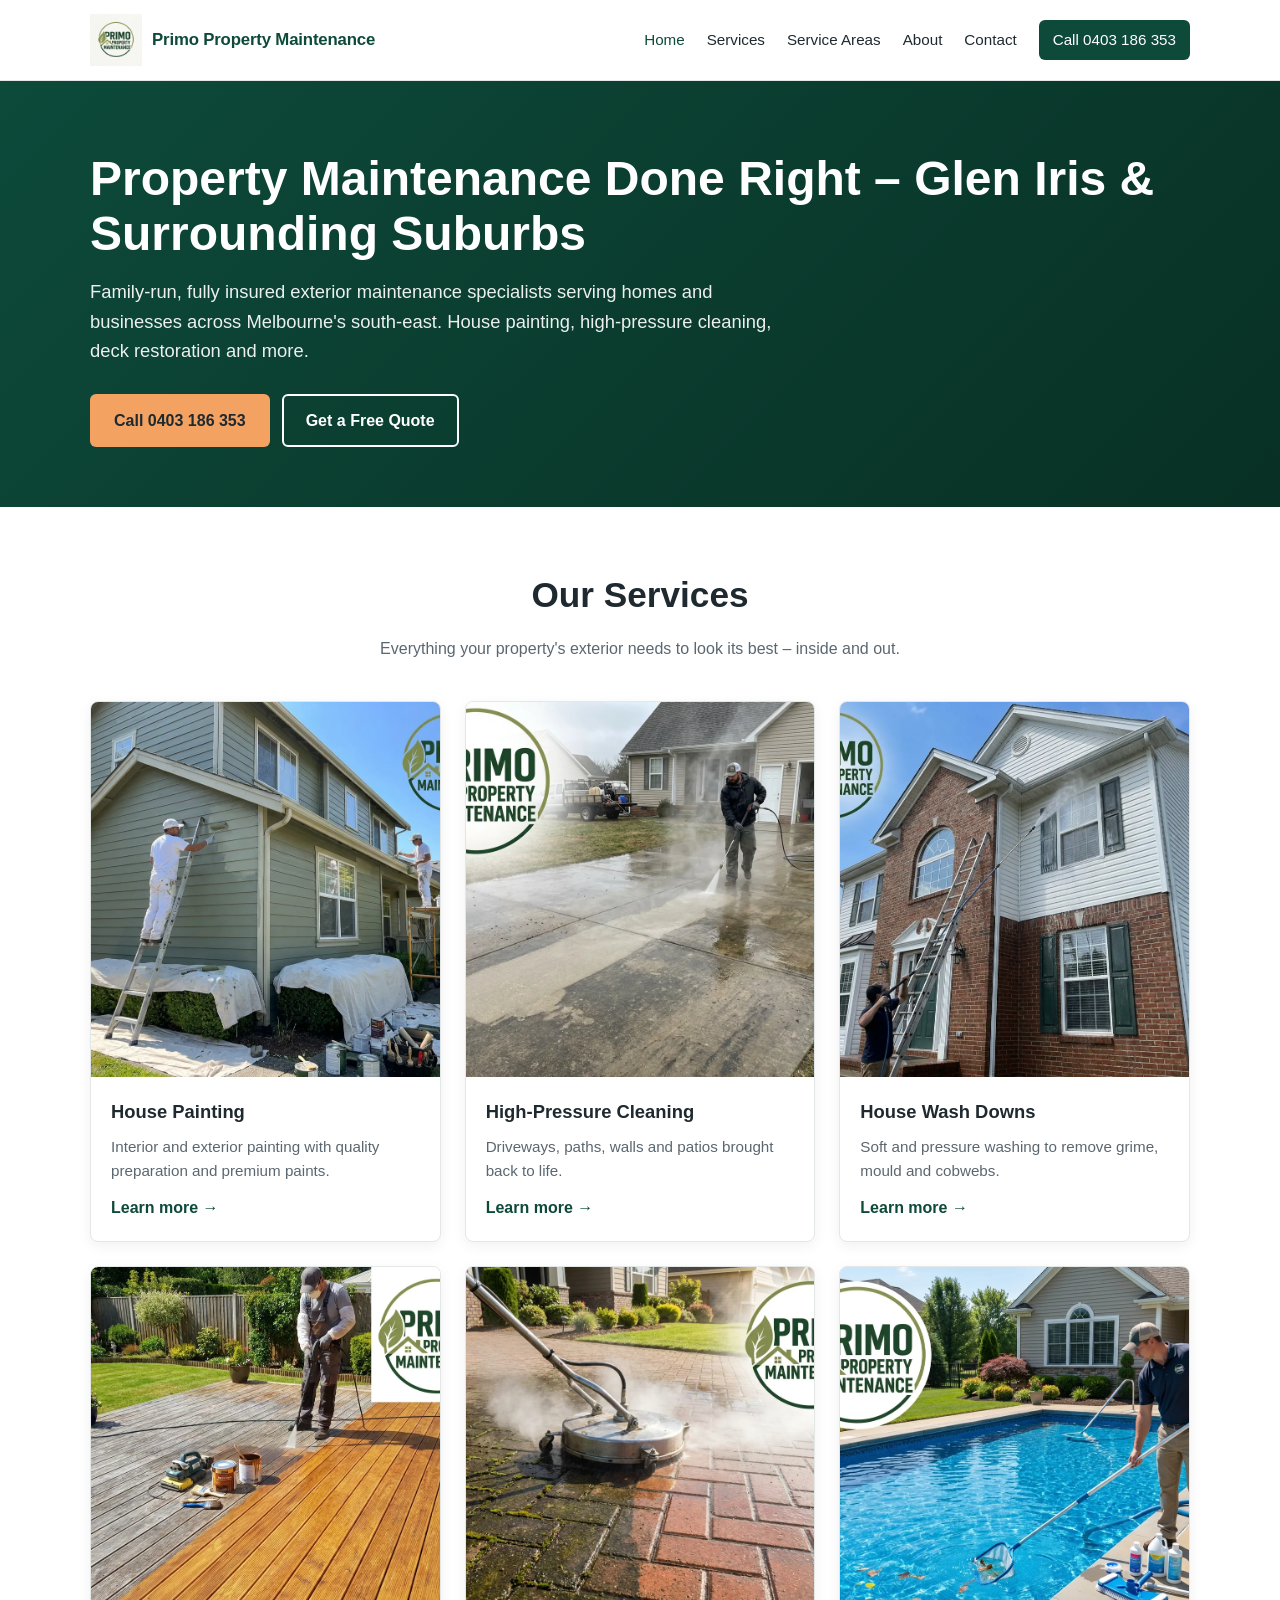
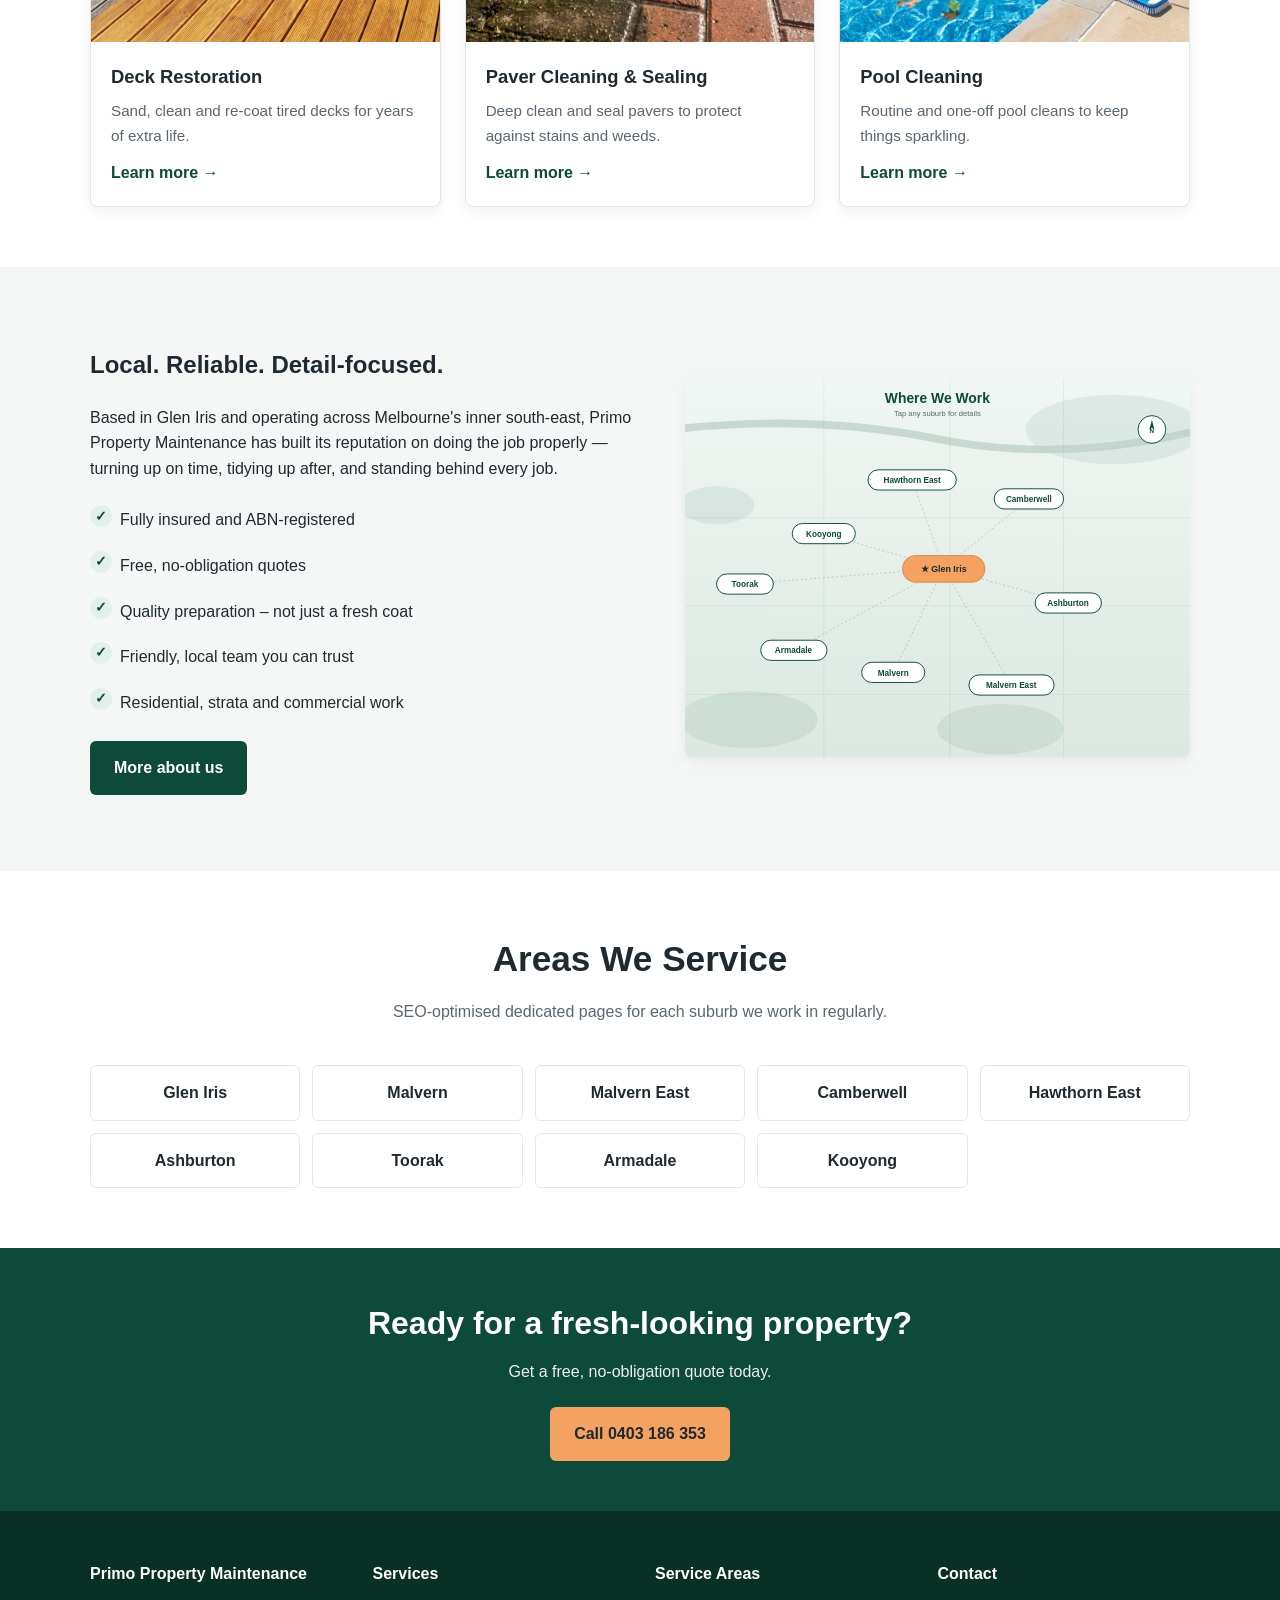
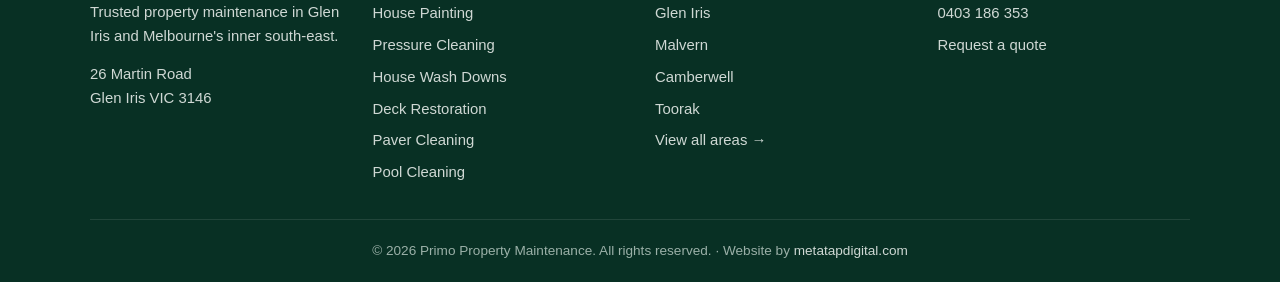
<file: index.html>
<!DOCTYPE html>
<html lang="en-AU">
<head>
<meta charset="UTF-8">
<meta name="viewport" content="width=device-width, initial-scale=1">
<title>Primo Property Maintenance | House Painting & Pressure Cleaning Glen Iris VIC</title>
<meta name="description" content="Primo Property Maintenance – trusted house painting, pressure cleaning, deck restoration and exterior maintenance services in Glen Iris and surrounding Melbourne suburbs. Call 0403 186 353.">
<meta name="keywords" content="property maintenance Glen Iris, house painting Melbourne, pressure cleaning Glen Iris, deck restoration Victoria, exterior cleaning Melbourne">
<link rel="canonical" href="https://primopropertymaintenance.com.au/">
<meta property="og:title" content="Primo Property Maintenance | Glen Iris VIC">
<meta property="og:description" content="Quality property maintenance, painting and pressure cleaning across Glen Iris and surrounding suburbs.">
<meta property="og:type" content="website">
<meta property="og:url" content="https://primopropertymaintenance.com.au/">
<link rel="icon" type="image/png" href="images/favicon.png">
<link rel="apple-touch-icon" href="images/favicon.png">
<link rel="stylesheet" href="css/styles.css">
<script type="application/ld+json">
{
  "@context": "https://schema.org",
  "@type": "LocalBusiness",
  "name": "Primo Property Maintenance",
  "image": "https://primopropertymaintenance.com.au/images/hero-glen-iris.jpg",
  "@id": "https://primopropertymaintenance.com.au/",
  "url": "https://primopropertymaintenance.com.au/",
  "telephone": "+61403186353",
  "address": {
    "@type": "PostalAddress",
    "streetAddress": "26 Martin Road",
    "addressLocality": "Glen Iris",
    "addressRegion": "VIC",
    "postalCode": "3146",
    "addressCountry": "AU"
  },
  "areaServed": ["Glen Iris", "Malvern", "Malvern East", "Camberwell", "Hawthorn East", "Ashburton", "Toorak", "Armadale", "Kooyong"],
  "priceRange": "$$",
  "openingHours": "Mo-Sa 07:00-18:00"
}
</script>
</head>
<body>

<header class="site-header">
  <div class="header-inner">
    <a href="index.html" class="logo" aria-label="Primo Property Maintenance home"><picture><source srcset="images/primo-property-logo.webp" type="image/webp"><img src="images/primo-property-logo.png" alt="Primo Property Maintenance" width="52" height="52"></picture><span class="logo-text">Primo Property Maintenance</span></a>
    <button class="nav-toggle" aria-label="Toggle navigation" aria-expanded="false">☰</button>
    <nav class="nav" aria-label="Main">
      <a href="index.html" class="active">Home</a>
      <a href="services.html">Services</a>
      <a href="areas.html">Service Areas</a>
      <a href="about.html">About</a>
      <a href="contact.html">Contact</a>
      <a href="tel:0403186353" class="btn-cta">Call 0403 186 353</a>
    </nav>
  </div>
</header>

<section class="hero">
  <div class="container">
    <h1>Property Maintenance Done Right – Glen Iris &amp; Surrounding Suburbs</h1>
    <p class="lede">Family-run, fully insured exterior maintenance specialists serving homes and businesses across Melbourne's south-east. House painting, high-pressure cleaning, deck restoration and more.</p>
    <div class="hero-actions">
      <a href="tel:0403186353" class="btn btn-primary">Call 0403 186 353</a>
      <a href="contact.html" class="btn btn-outline">Get a Free Quote</a>
    </div>
  </div>
</section>

<section>
  <div class="container">
    <h2 class="section-title">Our Services</h2>
    <p class="section-sub">Everything your property's exterior needs to look its best – inside and out.</p>
    <div class="grid">

      <article class="card">
        <img class="card-img" src="images/services/house-painting.webp" alt="House painting" loading="lazy" width="600" height="375">
        <div class="card-body">
          <h3>House Painting</h3>
          <p>Interior and exterior painting with quality preparation and premium paints.</p>
          <a href="services.html#painting">Learn more →</a>
        </div>
      </article>

      <article class="card">
        <img class="card-img" src="images/services/pressure-cleaning.webp" alt="High-pressure cleaning" loading="lazy" width="600" height="375">
        <div class="card-body">
          <h3>High-Pressure Cleaning</h3>
          <p>Driveways, paths, walls and patios brought back to life.</p>
          <a href="services.html#pressure-cleaning">Learn more →</a>
        </div>
      </article>

      <article class="card">
        <img class="card-img" src="images/services/house-washing.webp" alt="House wash down" loading="lazy" width="600" height="375">
        <div class="card-body">
          <h3>House Wash Downs</h3>
          <p>Soft and pressure washing to remove grime, mould and cobwebs.</p>
          <a href="services.html#house-washing">Learn more →</a>
        </div>
      </article>

      <article class="card">
        <img class="card-img" src="images/services/deck-restoration.webp" alt="Deck restoration" loading="lazy" width="600" height="375">
        <div class="card-body">
          <h3>Deck Restoration</h3>
          <p>Sand, clean and re-coat tired decks for years of extra life.</p>
          <a href="services.html#deck-restoration">Learn more →</a>
        </div>
      </article>

      <article class="card">
        <img class="card-img" src="images/services/paver-cleaning.webp" alt="Paver cleaning and sealing" loading="lazy" width="600" height="375">
        <div class="card-body">
          <h3>Paver Cleaning &amp; Sealing</h3>
          <p>Deep clean and seal pavers to protect against stains and weeds.</p>
          <a href="services.html#paver-cleaning">Learn more →</a>
        </div>
      </article>

      <article class="card">
        <img class="card-img" src="images/services/pool-cleaning.webp" alt="Pool cleaning" loading="lazy" width="600" height="375">
        <div class="card-body">
          <h3>Pool Cleaning</h3>
          <p>Routine and one-off pool cleans to keep things sparkling.</p>
          <a href="services.html#pool-cleaning">Learn more →</a>
        </div>
      </article>

    </div>
  </div>
</section>

<section class="alt">
  <div class="container two-col">
    <div>
      <h2>Local. Reliable. Detail-focused.</h2>
      <p>Based in Glen Iris and operating across Melbourne's inner south-east, Primo Property Maintenance has built its reputation on doing the job properly — turning up on time, tidying up after, and standing behind every job.</p>
      <ul class="why-list">
        <li>Fully insured and ABN-registered</li>
        <li>Free, no-obligation quotes</li>
        <li>Quality preparation – not just a fresh coat</li>
        <li>Friendly, local team you can trust</li>
        <li>Residential, strata and commercial work</li>
      </ul>
      <p><a href="about.html" class="btn btn-primary" style="background: var(--primary); color: #fff;">More about us</a></p>
    </div>
    <svg class="feature-map" viewBox="0 0 800 600" xmlns="http://www.w3.org/2000/svg" role="img" aria-labelledby="map-title">
      <title id="map-title">Service area map – click a suburb for details</title>
      <defs>
        <linearGradient id="map-bg" x1="0" y1="0" x2="0" y2="1">
          <stop offset="0" stop-color="#f0f6f3"/>
          <stop offset="1" stop-color="#dce8e1"/>
        </linearGradient>
        <style>
          .feature-map .pill { cursor: pointer; }
          .feature-map .pill rect { fill: #ffffff; stroke: #0d4a3a; stroke-width: 1.5; transition: fill .15s ease, stroke .15s ease; }
          .feature-map .pill text { fill: #0d4a3a; font-family: -apple-system, BlinkMacSystemFont, 'Segoe UI', Roboto, Arial, sans-serif; font-size: 13px; font-weight: 600; pointer-events: none; }
          .feature-map .pill:hover rect { fill: #0d4a3a; }
          .feature-map .pill:hover text { fill: #ffffff; }
          .feature-map .pill.home rect { fill: #f4a261; stroke: #e8924f; stroke-width: 2; }
          .feature-map .pill.home text { fill: #1f2a30; font-size: 14px; font-weight: 700; }
          .feature-map .pill.home:hover rect { fill: #e8924f; stroke: #d4842b; }
          .feature-map .connector { stroke: #0d4a3a; stroke-width: 1; stroke-dasharray: 3 4; opacity: .35; }
        </style>
      </defs>
      <rect width="800" height="600" fill="url(#map-bg)"/>

      <!-- decorative parks -->
      <g fill="#0d4a3a" opacity=".07">
        <ellipse cx="680" cy="80" rx="140" ry="55"/>
        <ellipse cx="100" cy="540" rx="110" ry="45"/>
        <ellipse cx="500" cy="555" rx="100" ry="40"/>
        <ellipse cx="50" cy="200" rx="60" ry="30"/>
      </g>

      <!-- Yarra river -->
      <path d="M-20 80 Q200 55 400 95 Q600 135 820 80" stroke="#b9cdc4" stroke-width="12" fill="none" opacity=".7"/>

      <!-- subtle road grid -->
      <g stroke="#0d4a3a" stroke-width="1" opacity=".1">
        <line x1="0" y1="220" x2="800" y2="220"/>
        <line x1="0" y1="360" x2="800" y2="360"/>
        <line x1="0" y1="500" x2="800" y2="500"/>
        <line x1="220" y1="0" x2="220" y2="600"/>
        <line x1="420" y1="0" x2="420" y2="600"/>
        <line x1="600" y1="0" x2="600" y2="600"/>
      </g>

      <!-- connectors from Glen Iris -->
      <g class="connector" fill="none">
        <line x1="410" y1="300" x2="360" y2="160"/>
        <line x1="410" y1="300" x2="545" y2="190"/>
        <line x1="410" y1="300" x2="220" y2="245"/>
        <line x1="410" y1="300" x2="95" y2="325"/>
        <line x1="410" y1="300" x2="607" y2="355"/>
        <line x1="410" y1="300" x2="172" y2="430"/>
        <line x1="410" y1="300" x2="330" y2="465"/>
        <line x1="410" y1="300" x2="517" y2="485"/>
      </g>

      <!-- title -->
      <text x="400" y="38" text-anchor="middle" font-size="22" font-weight="700" fill="#0d4a3a" font-family="-apple-system, BlinkMacSystemFont, 'Segoe UI', Roboto, Arial, sans-serif">Where We Work</text>
      <text x="400" y="58" text-anchor="middle" font-size="12" fill="#5b6770" font-family="-apple-system, BlinkMacSystemFont, 'Segoe UI', Roboto, Arial, sans-serif">Tap any suburb for details</text>

      <!-- compass -->
      <g transform="translate(740 80)">
        <circle r="22" fill="#fff" stroke="#0d4a3a" stroke-width="1.5"/>
        <path d="M0 -15 L4 0 L0 -3 L-4 0 Z" fill="#0d4a3a"/>
        <text y="6" text-anchor="middle" font-size="10" fill="#0d4a3a" font-weight="700" font-family="Arial">N</text>
      </g>

      <!-- suburb pills -->
      <a href="areas/hawthorn-east.html" class="pill">
        <rect x="290" y="144" width="140" height="32" rx="16"/>
        <text x="360" y="165" text-anchor="middle">Hawthorn East</text>
      </a>
      <a href="areas/camberwell.html" class="pill">
        <rect x="490" y="174" width="110" height="32" rx="16"/>
        <text x="545" y="195" text-anchor="middle">Camberwell</text>
      </a>
      <a href="areas/kooyong.html" class="pill">
        <rect x="170" y="229" width="100" height="32" rx="16"/>
        <text x="220" y="250" text-anchor="middle">Kooyong</text>
      </a>
      <a href="areas/toorak.html" class="pill">
        <rect x="50" y="309" width="90" height="32" rx="16"/>
        <text x="95" y="330" text-anchor="middle">Toorak</text>
      </a>

      <a href="areas/glen-iris.html" class="pill home">
        <rect x="345" y="280" width="130" height="42" rx="21"/>
        <text x="410" y="306" text-anchor="middle">★ Glen Iris</text>
      </a>

      <a href="areas/ashburton.html" class="pill">
        <rect x="555" y="339" width="105" height="32" rx="16"/>
        <text x="607" y="360" text-anchor="middle">Ashburton</text>
      </a>
      <a href="areas/armadale.html" class="pill">
        <rect x="120" y="414" width="105" height="32" rx="16"/>
        <text x="172" y="435" text-anchor="middle">Armadale</text>
      </a>
      <a href="areas/malvern.html" class="pill">
        <rect x="280" y="449" width="100" height="32" rx="16"/>
        <text x="330" y="470" text-anchor="middle">Malvern</text>
      </a>
      <a href="areas/malvern-east.html" class="pill">
        <rect x="450" y="469" width="135" height="32" rx="16"/>
        <text x="517" y="490" text-anchor="middle">Malvern East</text>
      </a>
    </svg>
  </div>
</section>

<section>
  <div class="container">
    <h2 class="section-title">Areas We Service</h2>
    <p class="section-sub">SEO-optimised dedicated pages for each suburb we work in regularly.</p>
    <div class="areas-grid">
      <a class="area-pill" href="areas/glen-iris.html">Glen Iris</a>
      <a class="area-pill" href="areas/malvern.html">Malvern</a>
      <a class="area-pill" href="areas/malvern-east.html">Malvern East</a>
      <a class="area-pill" href="areas/camberwell.html">Camberwell</a>
      <a class="area-pill" href="areas/hawthorn-east.html">Hawthorn East</a>
      <a class="area-pill" href="areas/ashburton.html">Ashburton</a>
      <a class="area-pill" href="areas/toorak.html">Toorak</a>
      <a class="area-pill" href="areas/armadale.html">Armadale</a>
      <a class="area-pill" href="areas/kooyong.html">Kooyong</a>
    </div>
  </div>
</section>

<section class="cta-strip">
  <h2>Ready for a fresh-looking property?</h2>
  <p>Get a free, no-obligation quote today.</p>
  <a href="tel:0403186353" class="btn btn-primary">Call 0403 186 353</a>
</section>

<footer class="site-footer">
  <div class="container">
    <div class="footer-grid">
      <div>
        <h4>Primo Property Maintenance</h4>
        <p>Trusted property maintenance in Glen Iris and Melbourne's inner south-east.</p>
        <p>26 Martin Road<br>Glen Iris VIC 3146</p>
      </div>
      <div>
        <h4>Services</h4>
        <ul>
          <li><a href="services.html#painting">House Painting</a></li>
          <li><a href="services.html#pressure-cleaning">Pressure Cleaning</a></li>
          <li><a href="services.html#house-washing">House Wash Downs</a></li>
          <li><a href="services.html#deck-restoration">Deck Restoration</a></li>
          <li><a href="services.html#paver-cleaning">Paver Cleaning</a></li>
          <li><a href="services.html#pool-cleaning">Pool Cleaning</a></li>
        </ul>
      </div>
      <div>
        <h4>Service Areas</h4>
        <ul>
          <li><a href="areas/glen-iris.html">Glen Iris</a></li>
          <li><a href="areas/malvern.html">Malvern</a></li>
          <li><a href="areas/camberwell.html">Camberwell</a></li>
          <li><a href="areas/toorak.html">Toorak</a></li>
          <li><a href="areas.html">View all areas →</a></li>
        </ul>
      </div>
      <div>
        <h4>Contact</h4>
        <ul>
          <li><a href="tel:0403186353">0403 186 353</a></li>
          <li><a href="contact.html">Request a quote</a></li>
        </ul>
      </div>
    </div>
    <div class="footer-bottom">
      &copy; <span data-year></span> Primo Property Maintenance. All rights reserved. &middot; Website by <a href="https://metatapdigital.com" target="_blank" rel="noopener">metatapdigital.com</a>
    </div>
  </div>
</footer>

<script src="js/main.js"></script>
</body>
</html>
</file>
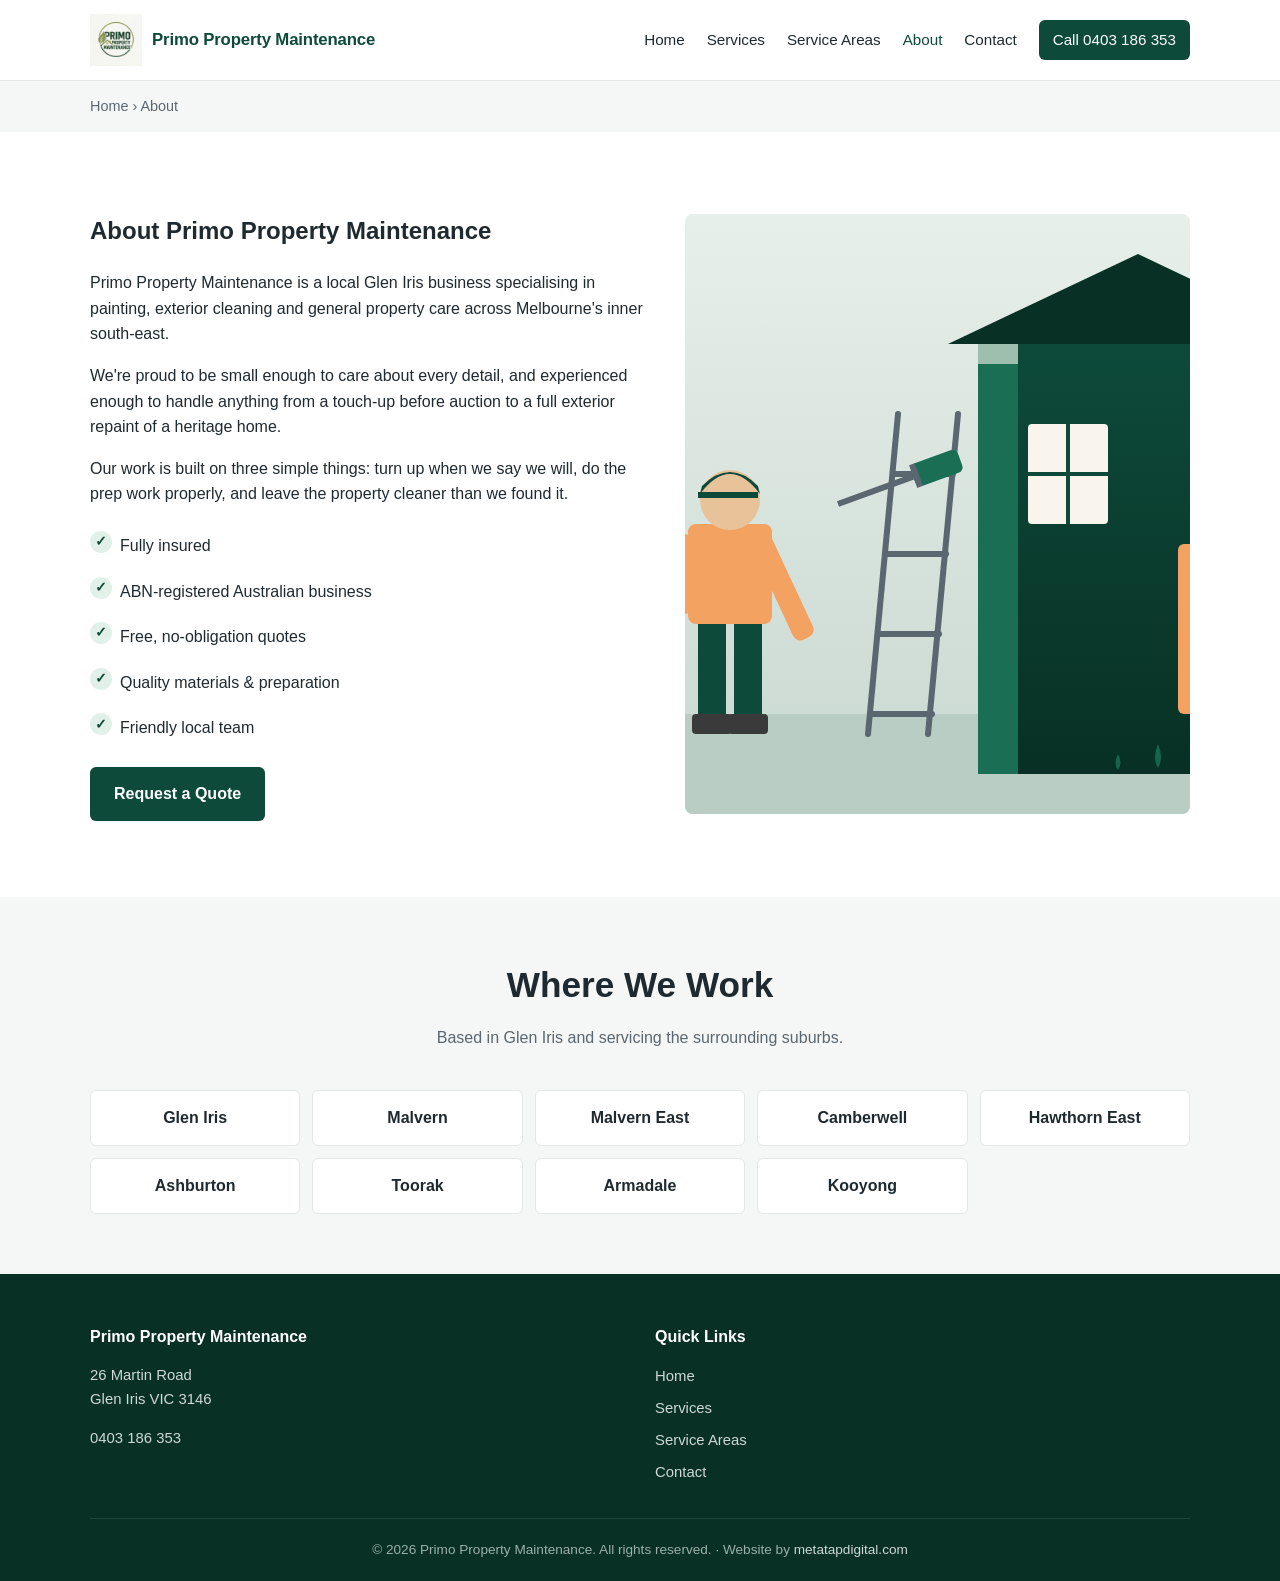
<file: about.html>
<!DOCTYPE html>
<html lang="en-AU">
<head>
<meta charset="UTF-8">
<meta name="viewport" content="width=device-width, initial-scale=1">
<title>About Us | Primo Property Maintenance Glen Iris</title>
<meta name="description" content="Local, family-run property maintenance team based in Glen Iris VIC. Painting, cleaning, decks and exterior care across Melbourne's inner south-east.">
<link rel="canonical" href="https://primopropertymaintenance.com.au/about.html">
<link rel="icon" type="image/png" href="images/favicon.png">
<link rel="apple-touch-icon" href="images/favicon.png">
<link rel="stylesheet" href="css/styles.css">
</head>
<body>

<header class="site-header">
  <div class="header-inner">
    <a href="index.html" class="logo" aria-label="Primo Property Maintenance home"><picture><source srcset="images/primo-property-logo.webp" type="image/webp"><img src="images/primo-property-logo.png" alt="Primo Property Maintenance" width="52" height="52"></picture><span class="logo-text">Primo Property Maintenance</span></a>
    <button class="nav-toggle" aria-label="Toggle navigation" aria-expanded="false">☰</button>
    <nav class="nav" aria-label="Main">
      <a href="index.html">Home</a>
      <a href="services.html">Services</a>
      <a href="areas.html">Service Areas</a>
      <a href="about.html" class="active">About</a>
      <a href="contact.html">Contact</a>
      <a href="tel:0403186353" class="btn-cta">Call 0403 186 353</a>
    </nav>
  </div>
</header>

<div class="breadcrumbs">
  <div class="container"><a href="index.html">Home</a> &rsaquo; About</div>
</div>

<section>
  <div class="container two-col">
    <div>
      <h1>About Primo Property Maintenance</h1>
      <p>Primo Property Maintenance is a local Glen Iris business specialising in painting, exterior cleaning and general property care across Melbourne's inner south-east.</p>
      <p>We're proud to be small enough to care about every detail, and experienced enough to handle anything from a touch-up before auction to a full exterior repaint of a heritage home.</p>
      <p>Our work is built on three simple things: turn up when we say we will, do the prep work properly, and leave the property cleaner than we found it.</p>
      <ul class="why-list">
        <li>Fully insured</li>
        <li>ABN-registered Australian business</li>
        <li>Free, no-obligation quotes</li>
        <li>Quality materials &amp; preparation</li>
        <li>Friendly local team</li>
      </ul>
      <p><a href="contact.html" class="btn btn-primary" style="background: var(--primary); color: #fff;">Request a Quote</a></p>
    </div>
    <img class="feature-img" src="images/team.svg" alt="Primo Property Maintenance team at work" loading="lazy" width="800" height="600">
  </div>
</section>

<section class="alt">
  <div class="container">
    <h2 class="section-title">Where We Work</h2>
    <p class="section-sub">Based in Glen Iris and servicing the surrounding suburbs.</p>
    <div class="areas-grid">
      <a class="area-pill" href="areas/glen-iris.html">Glen Iris</a>
      <a class="area-pill" href="areas/malvern.html">Malvern</a>
      <a class="area-pill" href="areas/malvern-east.html">Malvern East</a>
      <a class="area-pill" href="areas/camberwell.html">Camberwell</a>
      <a class="area-pill" href="areas/hawthorn-east.html">Hawthorn East</a>
      <a class="area-pill" href="areas/ashburton.html">Ashburton</a>
      <a class="area-pill" href="areas/toorak.html">Toorak</a>
      <a class="area-pill" href="areas/armadale.html">Armadale</a>
      <a class="area-pill" href="areas/kooyong.html">Kooyong</a>
    </div>
  </div>
</section>

<footer class="site-footer">
  <div class="container">
    <div class="footer-grid">
      <div>
        <h4>Primo Property Maintenance</h4>
        <p>26 Martin Road<br>Glen Iris VIC 3146</p>
        <p><a href="tel:0403186353">0403 186 353</a></p>
      </div>
      <div>
        <h4>Quick Links</h4>
        <ul>
          <li><a href="index.html">Home</a></li>
          <li><a href="services.html">Services</a></li>
          <li><a href="areas.html">Service Areas</a></li>
          <li><a href="contact.html">Contact</a></li>
        </ul>
      </div>
    </div>
    <div class="footer-bottom">
      &copy; <span data-year></span> Primo Property Maintenance. All rights reserved. &middot; Website by <a href="https://metatapdigital.com" target="_blank" rel="noopener">metatapdigital.com</a>
    </div>
  </div>
</footer>

<script src="js/main.js"></script>
</body>
</html>
</file>
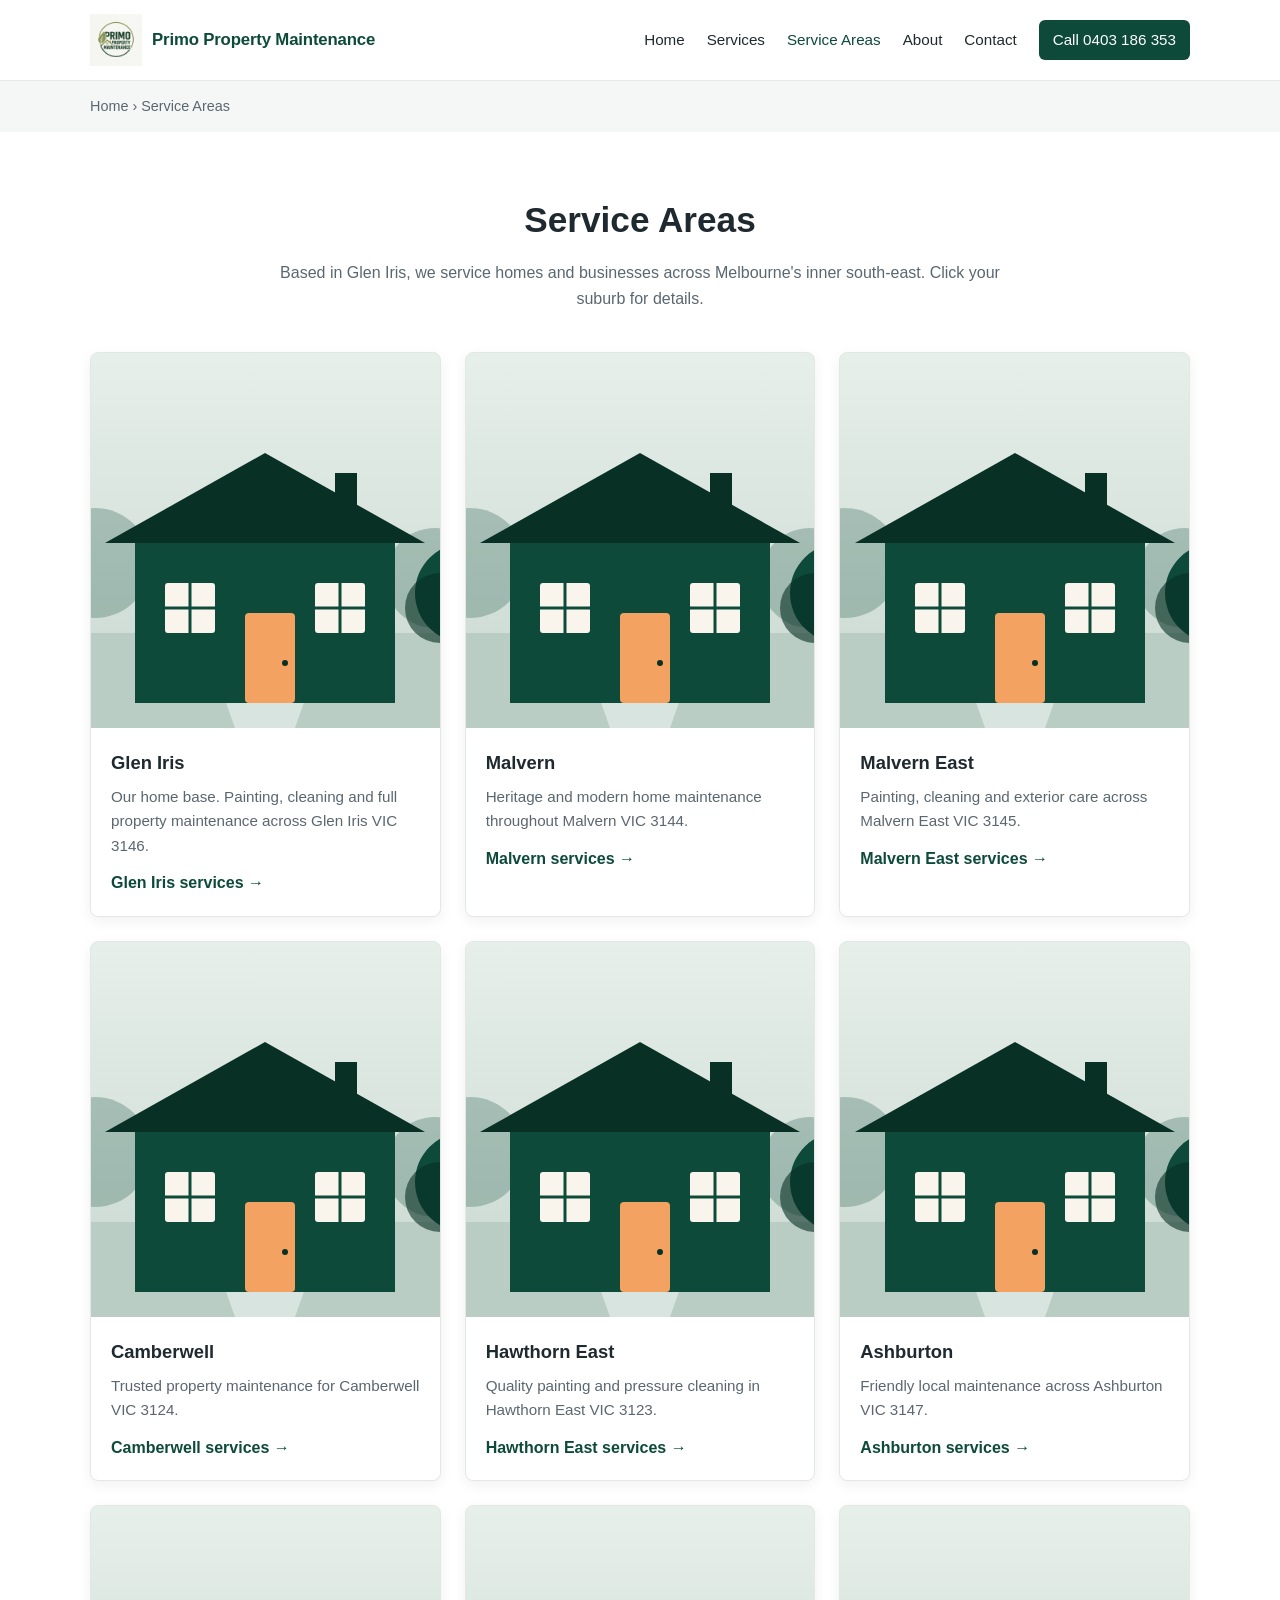
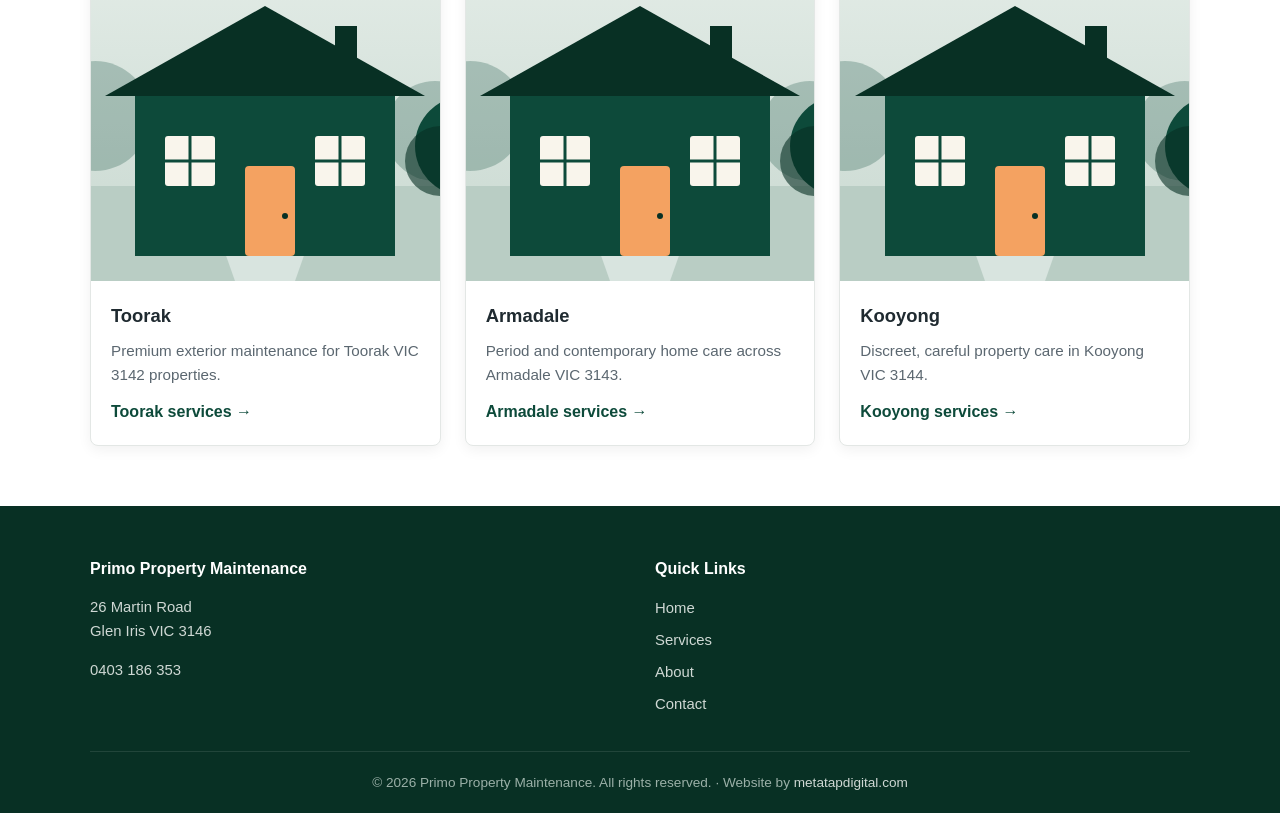
<file: areas.html>
<!DOCTYPE html>
<html lang="en-AU">
<head>
<meta charset="UTF-8">
<meta name="viewport" content="width=device-width, initial-scale=1">
<title>Service Areas | Primo Property Maintenance</title>
<meta name="description" content="Property maintenance, painting and pressure cleaning across Glen Iris, Malvern, Camberwell, Toorak, Armadale, Hawthorn East, Ashburton, Malvern East and Kooyong.">
<link rel="canonical" href="https://primopropertymaintenance.com.au/areas.html">
<link rel="icon" type="image/png" href="images/favicon.png">
<link rel="apple-touch-icon" href="images/favicon.png">
<link rel="stylesheet" href="css/styles.css">
</head>
<body>

<header class="site-header">
  <div class="header-inner">
    <a href="index.html" class="logo" aria-label="Primo Property Maintenance home"><picture><source srcset="images/primo-property-logo.webp" type="image/webp"><img src="images/primo-property-logo.png" alt="Primo Property Maintenance" width="52" height="52"></picture><span class="logo-text">Primo Property Maintenance</span></a>
    <button class="nav-toggle" aria-label="Toggle navigation" aria-expanded="false">☰</button>
    <nav class="nav" aria-label="Main">
      <a href="index.html">Home</a>
      <a href="services.html">Services</a>
      <a href="areas.html" class="active">Service Areas</a>
      <a href="about.html">About</a>
      <a href="contact.html">Contact</a>
      <a href="tel:0403186353" class="btn-cta">Call 0403 186 353</a>
    </nav>
  </div>
</header>

<div class="breadcrumbs">
  <div class="container"><a href="index.html">Home</a> &rsaquo; Service Areas</div>
</div>

<section>
  <div class="container">
    <h1 class="section-title">Service Areas</h1>
    <p class="section-sub">Based in Glen Iris, we service homes and businesses across Melbourne's inner south-east. Click your suburb for details.</p>

    <div class="grid">
      <article class="card"><img class="card-img" src="images/suburb-home.svg" alt="Property maintenance in Glen Iris" loading="lazy" width="600" height="375"><div class="card-body"><h3>Glen Iris</h3><p>Our home base. Painting, cleaning and full property maintenance across Glen Iris VIC 3146.</p><a href="areas/glen-iris.html">Glen Iris services →</a></div></article>
      <article class="card"><img class="card-img" src="images/suburb-home.svg" alt="Property maintenance in Malvern" loading="lazy" width="600" height="375"><div class="card-body"><h3>Malvern</h3><p>Heritage and modern home maintenance throughout Malvern VIC 3144.</p><a href="areas/malvern.html">Malvern services →</a></div></article>
      <article class="card"><img class="card-img" src="images/suburb-home.svg" alt="Property maintenance in Malvern East" loading="lazy" width="600" height="375"><div class="card-body"><h3>Malvern East</h3><p>Painting, cleaning and exterior care across Malvern East VIC 3145.</p><a href="areas/malvern-east.html">Malvern East services →</a></div></article>
      <article class="card"><img class="card-img" src="images/suburb-home.svg" alt="Property maintenance in Camberwell" loading="lazy" width="600" height="375"><div class="card-body"><h3>Camberwell</h3><p>Trusted property maintenance for Camberwell VIC 3124.</p><a href="areas/camberwell.html">Camberwell services →</a></div></article>
      <article class="card"><img class="card-img" src="images/suburb-home.svg" alt="Property maintenance in Hawthorn East" loading="lazy" width="600" height="375"><div class="card-body"><h3>Hawthorn East</h3><p>Quality painting and pressure cleaning in Hawthorn East VIC 3123.</p><a href="areas/hawthorn-east.html">Hawthorn East services →</a></div></article>
      <article class="card"><img class="card-img" src="images/suburb-home.svg" alt="Property maintenance in Ashburton" loading="lazy" width="600" height="375"><div class="card-body"><h3>Ashburton</h3><p>Friendly local maintenance across Ashburton VIC 3147.</p><a href="areas/ashburton.html">Ashburton services →</a></div></article>
      <article class="card"><img class="card-img" src="images/suburb-home.svg" alt="Property maintenance in Toorak" loading="lazy" width="600" height="375"><div class="card-body"><h3>Toorak</h3><p>Premium exterior maintenance for Toorak VIC 3142 properties.</p><a href="areas/toorak.html">Toorak services →</a></div></article>
      <article class="card"><img class="card-img" src="images/suburb-home.svg" alt="Property maintenance in Armadale" loading="lazy" width="600" height="375"><div class="card-body"><h3>Armadale</h3><p>Period and contemporary home care across Armadale VIC 3143.</p><a href="areas/armadale.html">Armadale services →</a></div></article>
      <article class="card"><img class="card-img" src="images/suburb-home.svg" alt="Property maintenance in Kooyong" loading="lazy" width="600" height="375"><div class="card-body"><h3>Kooyong</h3><p>Discreet, careful property care in Kooyong VIC 3144.</p><a href="areas/kooyong.html">Kooyong services →</a></div></article>
    </div>
  </div>
</section>

<footer class="site-footer">
  <div class="container">
    <div class="footer-grid">
      <div>
        <h4>Primo Property Maintenance</h4>
        <p>26 Martin Road<br>Glen Iris VIC 3146</p>
        <p><a href="tel:0403186353">0403 186 353</a></p>
      </div>
      <div>
        <h4>Quick Links</h4>
        <ul>
          <li><a href="index.html">Home</a></li>
          <li><a href="services.html">Services</a></li>
          <li><a href="about.html">About</a></li>
          <li><a href="contact.html">Contact</a></li>
        </ul>
      </div>
    </div>
    <div class="footer-bottom">
      &copy; <span data-year></span> Primo Property Maintenance. All rights reserved. &middot; Website by <a href="https://metatapdigital.com" target="_blank" rel="noopener">metatapdigital.com</a>
    </div>
  </div>
</footer>

<script src="js/main.js"></script>
</body>
</html>
</file>
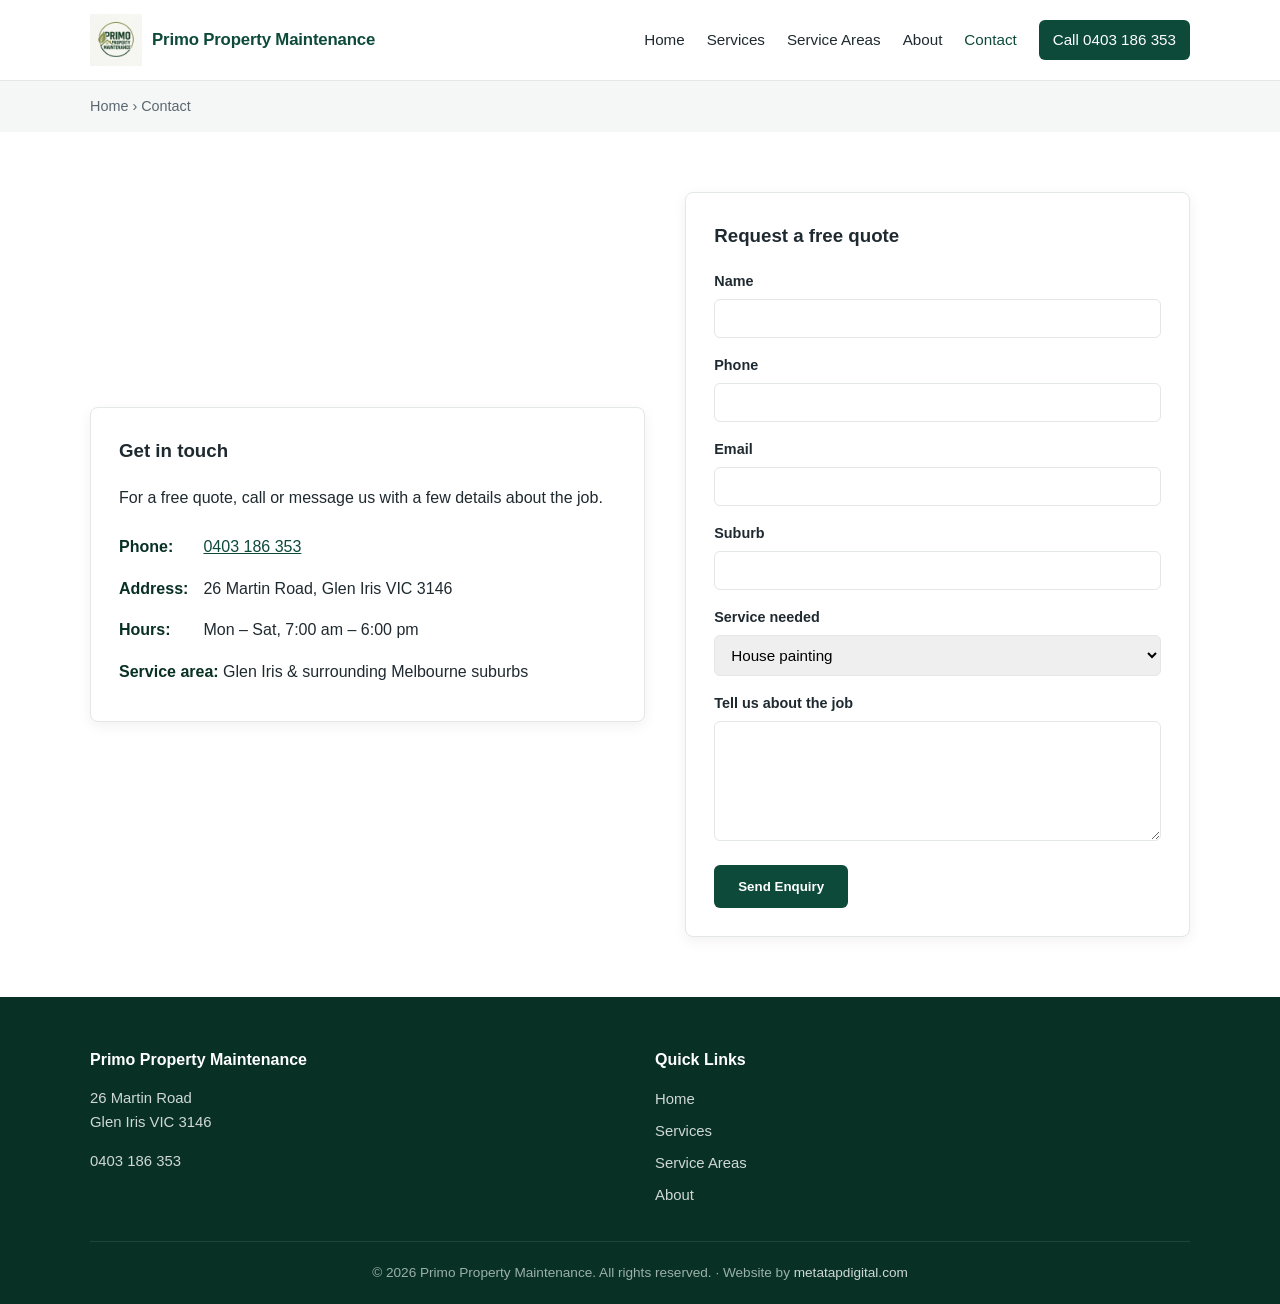
<file: contact.html>
<!DOCTYPE html>
<html lang="en-AU">
<head>
<meta charset="UTF-8">
<meta name="viewport" content="width=device-width, initial-scale=1">
<title>Contact | Primo Property Maintenance Glen Iris VIC</title>
<meta name="description" content="Contact Primo Property Maintenance for a free quote on painting, cleaning, deck restoration and more across Glen Iris and surrounding Melbourne suburbs. Call 0403 186 353.">
<link rel="canonical" href="https://primopropertymaintenance.com.au/contact.html">
<link rel="icon" type="image/png" href="images/favicon.png">
<link rel="apple-touch-icon" href="images/favicon.png">
<link rel="stylesheet" href="css/styles.css">
</head>
<body>

<header class="site-header">
  <div class="header-inner">
    <a href="index.html" class="logo" aria-label="Primo Property Maintenance home"><picture><source srcset="images/primo-property-logo.webp" type="image/webp"><img src="images/primo-property-logo.png" alt="Primo Property Maintenance" width="52" height="52"></picture><span class="logo-text">Primo Property Maintenance</span></a>
    <button class="nav-toggle" aria-label="Toggle navigation" aria-expanded="false">☰</button>
    <nav class="nav" aria-label="Main">
      <a href="index.html">Home</a>
      <a href="services.html">Services</a>
      <a href="areas.html">Service Areas</a>
      <a href="about.html">About</a>
      <a href="contact.html" class="active">Contact</a>
      <a href="tel:0403186353" class="btn-cta">Call 0403 186 353</a>
    </nav>
  </div>
</header>

<div class="breadcrumbs">
  <div class="container"><a href="index.html">Home</a> &rsaquo; Contact</div>
</div>

<section>
  <div class="container two-col">
    <div class="contact-block">
      <h3>Get in touch</h3>
      <p>For a free quote, call or message us with a few details about the job.</p>
      <ul class="contact-list">
        <li><strong>Phone:</strong> <a href="tel:0403186353">0403 186 353</a></li>
        <li><strong>Address:</strong> 26 Martin Road, Glen Iris VIC 3146</li>
        <li><strong>Hours:</strong> Mon – Sat, 7:00 am – 6:00 pm</li>
        <li><strong>Service area:</strong> Glen Iris &amp; surrounding Melbourne suburbs</li>
      </ul>
    </div>

    <form class="contact-block" action="#" method="post" onsubmit="alert('Thanks – this is a placeholder form. Please call 0403 186 353.'); return false;">
      <h3>Request a free quote</h3>

      <div class="form-row">
        <label for="name">Name</label>
        <input id="name" name="name" type="text" required>
      </div>

      <div class="form-row">
        <label for="phone">Phone</label>
        <input id="phone" name="phone" type="tel" required>
      </div>

      <div class="form-row">
        <label for="email">Email</label>
        <input id="email" name="email" type="email">
      </div>

      <div class="form-row">
        <label for="suburb">Suburb</label>
        <input id="suburb" name="suburb" type="text">
      </div>

      <div class="form-row">
        <label for="service">Service needed</label>
        <select id="service" name="service">
          <option>House painting</option>
          <option>Pressure cleaning</option>
          <option>House wash down</option>
          <option>Deck restoration</option>
          <option>Paver cleaning &amp; sealing</option>
          <option>Surface sealing</option>
          <option>Degreasing</option>
          <option>Pool cleaning</option>
          <option>Other</option>
        </select>
      </div>

      <div class="form-row">
        <label for="message">Tell us about the job</label>
        <textarea id="message" name="message"></textarea>
      </div>

      <button type="submit" class="btn btn-primary" style="background: var(--primary); color: #fff;">Send Enquiry</button>
    </form>
  </div>
</section>

<footer class="site-footer">
  <div class="container">
    <div class="footer-grid">
      <div>
        <h4>Primo Property Maintenance</h4>
        <p>26 Martin Road<br>Glen Iris VIC 3146</p>
        <p><a href="tel:0403186353">0403 186 353</a></p>
      </div>
      <div>
        <h4>Quick Links</h4>
        <ul>
          <li><a href="index.html">Home</a></li>
          <li><a href="services.html">Services</a></li>
          <li><a href="areas.html">Service Areas</a></li>
          <li><a href="about.html">About</a></li>
        </ul>
      </div>
    </div>
    <div class="footer-bottom">
      &copy; <span data-year></span> Primo Property Maintenance. All rights reserved. &middot; Website by <a href="https://metatapdigital.com" target="_blank" rel="noopener">metatapdigital.com</a>
    </div>
  </div>
</footer>

<script src="js/main.js"></script>
</body>
</html>
</file>
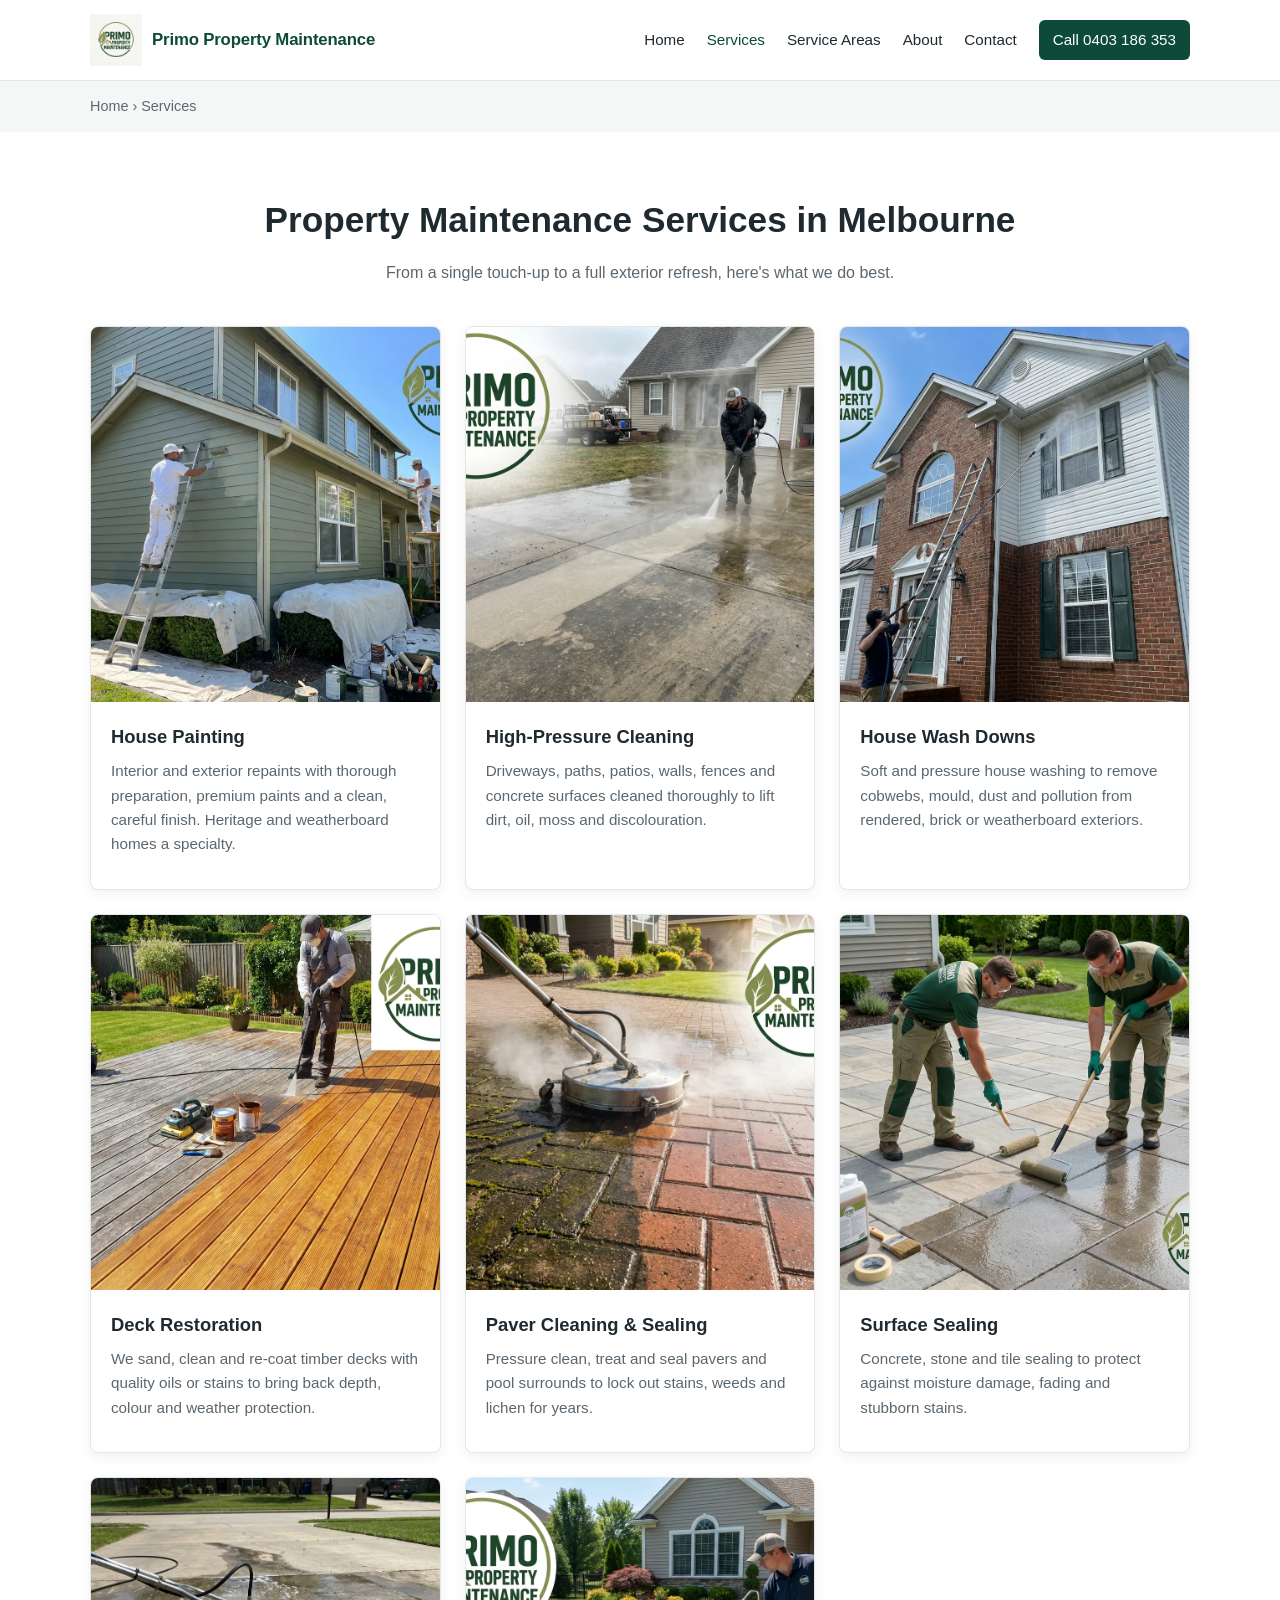
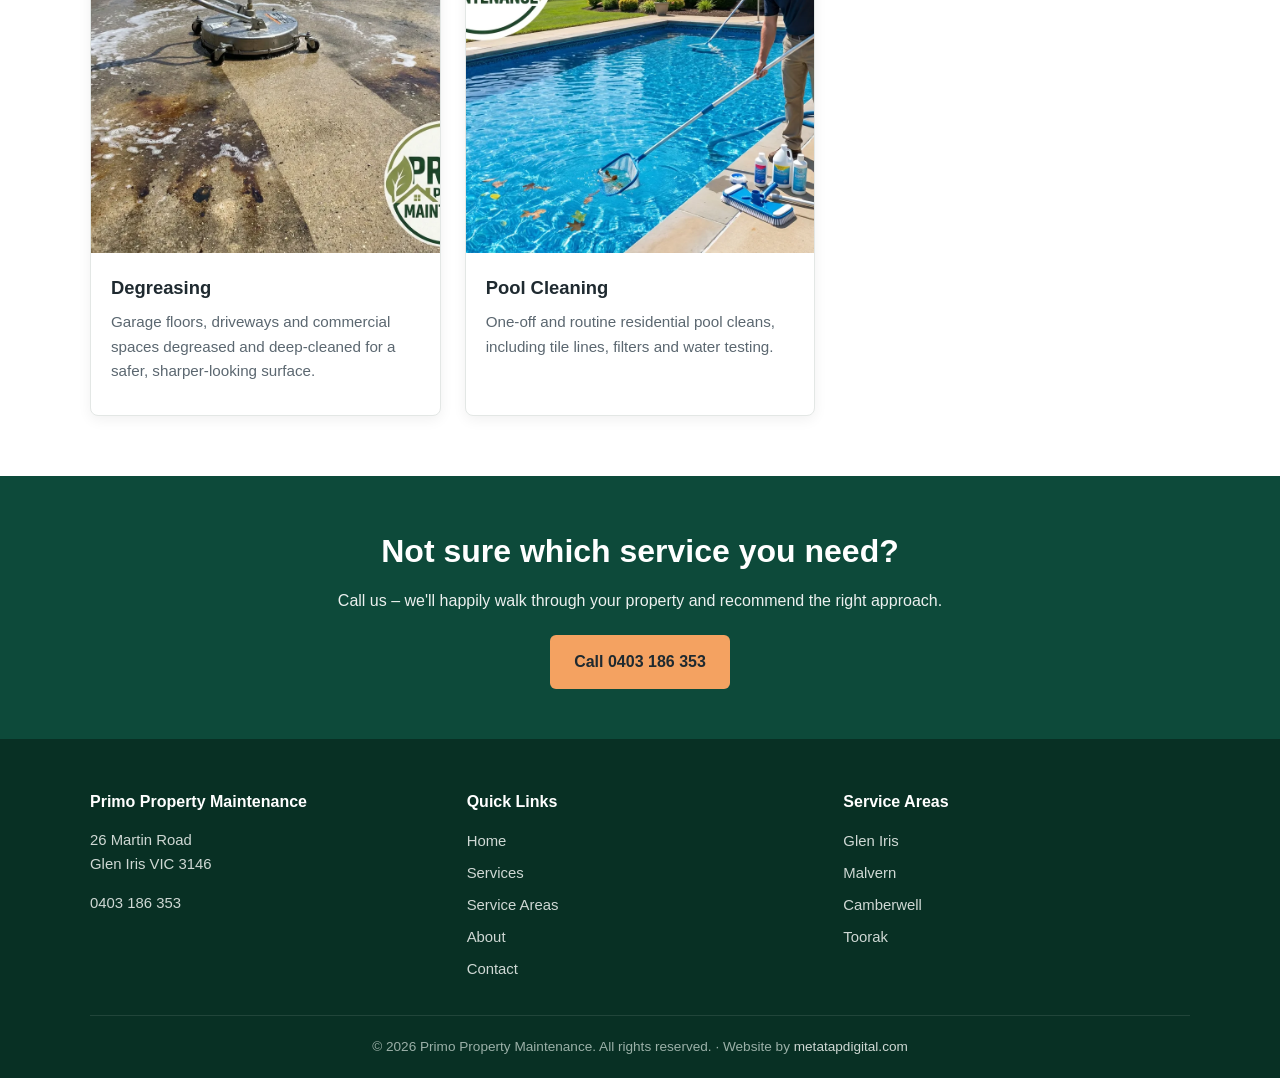
<file: services.html>
<!DOCTYPE html>
<html lang="en-AU">
<head>
<meta charset="UTF-8">
<meta name="viewport" content="width=device-width, initial-scale=1">
<title>Our Services | Primo Property Maintenance Glen Iris VIC</title>
<meta name="description" content="Painting, high-pressure cleaning, deck restoration, paver sealing, house wash downs and pool cleaning across Glen Iris and Melbourne's inner south-east.">
<link rel="canonical" href="https://primopropertymaintenance.com.au/services.html">
<link rel="icon" type="image/png" href="images/favicon.png">
<link rel="apple-touch-icon" href="images/favicon.png">
<link rel="stylesheet" href="css/styles.css">
</head>
<body>

<header class="site-header">
  <div class="header-inner">
    <a href="index.html" class="logo" aria-label="Primo Property Maintenance home"><picture><source srcset="images/primo-property-logo.webp" type="image/webp"><img src="images/primo-property-logo.png" alt="Primo Property Maintenance" width="52" height="52"></picture><span class="logo-text">Primo Property Maintenance</span></a>
    <button class="nav-toggle" aria-label="Toggle navigation" aria-expanded="false">☰</button>
    <nav class="nav" aria-label="Main">
      <a href="index.html">Home</a>
      <a href="services.html" class="active">Services</a>
      <a href="areas.html">Service Areas</a>
      <a href="about.html">About</a>
      <a href="contact.html">Contact</a>
      <a href="tel:0403186353" class="btn-cta">Call 0403 186 353</a>
    </nav>
  </div>
</header>

<div class="breadcrumbs">
  <div class="container"><a href="index.html">Home</a> &rsaquo; Services</div>
</div>

<section>
  <div class="container">
    <h1 class="section-title">Property Maintenance Services in Melbourne</h1>
    <p class="section-sub">From a single touch-up to a full exterior refresh, here's what we do best.</p>

    <div class="grid">

      <article class="card" id="painting">
        <img class="card-img" src="images/services/house-painting.webp" alt="House painting" loading="lazy" width="600" height="375">
        <div class="card-body">
          <h3>House Painting</h3>
          <p>Interior and exterior repaints with thorough preparation, premium paints and a clean, careful finish. Heritage and weatherboard homes a specialty.</p>
        </div>
      </article>

      <article class="card" id="pressure-cleaning">
        <img class="card-img" src="images/services/pressure-cleaning.webp" alt="High-pressure cleaning" loading="lazy" width="600" height="375">
        <div class="card-body">
          <h3>High-Pressure Cleaning</h3>
          <p>Driveways, paths, patios, walls, fences and concrete surfaces cleaned thoroughly to lift dirt, oil, moss and discolouration.</p>
        </div>
      </article>

      <article class="card" id="house-washing">
        <img class="card-img" src="images/services/house-washing.webp" alt="House wash down" loading="lazy" width="600" height="375">
        <div class="card-body">
          <h3>House Wash Downs</h3>
          <p>Soft and pressure house washing to remove cobwebs, mould, dust and pollution from rendered, brick or weatherboard exteriors.</p>
        </div>
      </article>

      <article class="card" id="deck-restoration">
        <img class="card-img" src="images/services/deck-restoration.webp" alt="Deck restoration" loading="lazy" width="600" height="375">
        <div class="card-body">
          <h3>Deck Restoration</h3>
          <p>We sand, clean and re-coat timber decks with quality oils or stains to bring back depth, colour and weather protection.</p>
        </div>
      </article>

      <article class="card" id="paver-cleaning">
        <img class="card-img" src="images/services/paver-cleaning.webp" alt="Paver cleaning and sealing" loading="lazy" width="600" height="375">
        <div class="card-body">
          <h3>Paver Cleaning &amp; Sealing</h3>
          <p>Pressure clean, treat and seal pavers and pool surrounds to lock out stains, weeds and lichen for years.</p>
        </div>
      </article>

      <article class="card" id="surface-sealing">
        <img class="card-img" src="images/services/surface-sealing.webp" alt="Surface sealing" loading="lazy" width="600" height="375">
        <div class="card-body">
          <h3>Surface Sealing</h3>
          <p>Concrete, stone and tile sealing to protect against moisture damage, fading and stubborn stains.</p>
        </div>
      </article>

      <article class="card" id="degreasing">
        <img class="card-img" src="images/services/degreasing.webp" alt="Degreasing" loading="lazy" width="600" height="375">
        <div class="card-body">
          <h3>Degreasing</h3>
          <p>Garage floors, driveways and commercial spaces degreased and deep-cleaned for a safer, sharper-looking surface.</p>
        </div>
      </article>

      <article class="card" id="pool-cleaning">
        <img class="card-img" src="images/services/pool-cleaning.webp" alt="Pool cleaning" loading="lazy" width="600" height="375">
        <div class="card-body">
          <h3>Pool Cleaning</h3>
          <p>One-off and routine residential pool cleans, including tile lines, filters and water testing.</p>
        </div>
      </article>

    </div>
  </div>
</section>

<section class="cta-strip">
  <h2>Not sure which service you need?</h2>
  <p>Call us – we'll happily walk through your property and recommend the right approach.</p>
  <a href="tel:0403186353" class="btn btn-primary">Call 0403 186 353</a>
</section>

<footer class="site-footer">
  <div class="container">
    <div class="footer-grid">
      <div>
        <h4>Primo Property Maintenance</h4>
        <p>26 Martin Road<br>Glen Iris VIC 3146</p>
        <p><a href="tel:0403186353">0403 186 353</a></p>
      </div>
      <div>
        <h4>Quick Links</h4>
        <ul>
          <li><a href="index.html">Home</a></li>
          <li><a href="services.html">Services</a></li>
          <li><a href="areas.html">Service Areas</a></li>
          <li><a href="about.html">About</a></li>
          <li><a href="contact.html">Contact</a></li>
        </ul>
      </div>
      <div>
        <h4>Service Areas</h4>
        <ul>
          <li><a href="areas/glen-iris.html">Glen Iris</a></li>
          <li><a href="areas/malvern.html">Malvern</a></li>
          <li><a href="areas/camberwell.html">Camberwell</a></li>
          <li><a href="areas/toorak.html">Toorak</a></li>
        </ul>
      </div>
    </div>
    <div class="footer-bottom">
      &copy; <span data-year></span> Primo Property Maintenance. All rights reserved. &middot; Website by <a href="https://metatapdigital.com" target="_blank" rel="noopener">metatapdigital.com</a>
    </div>
  </div>
</footer>

<script src="js/main.js"></script>
</body>
</html>
</file>
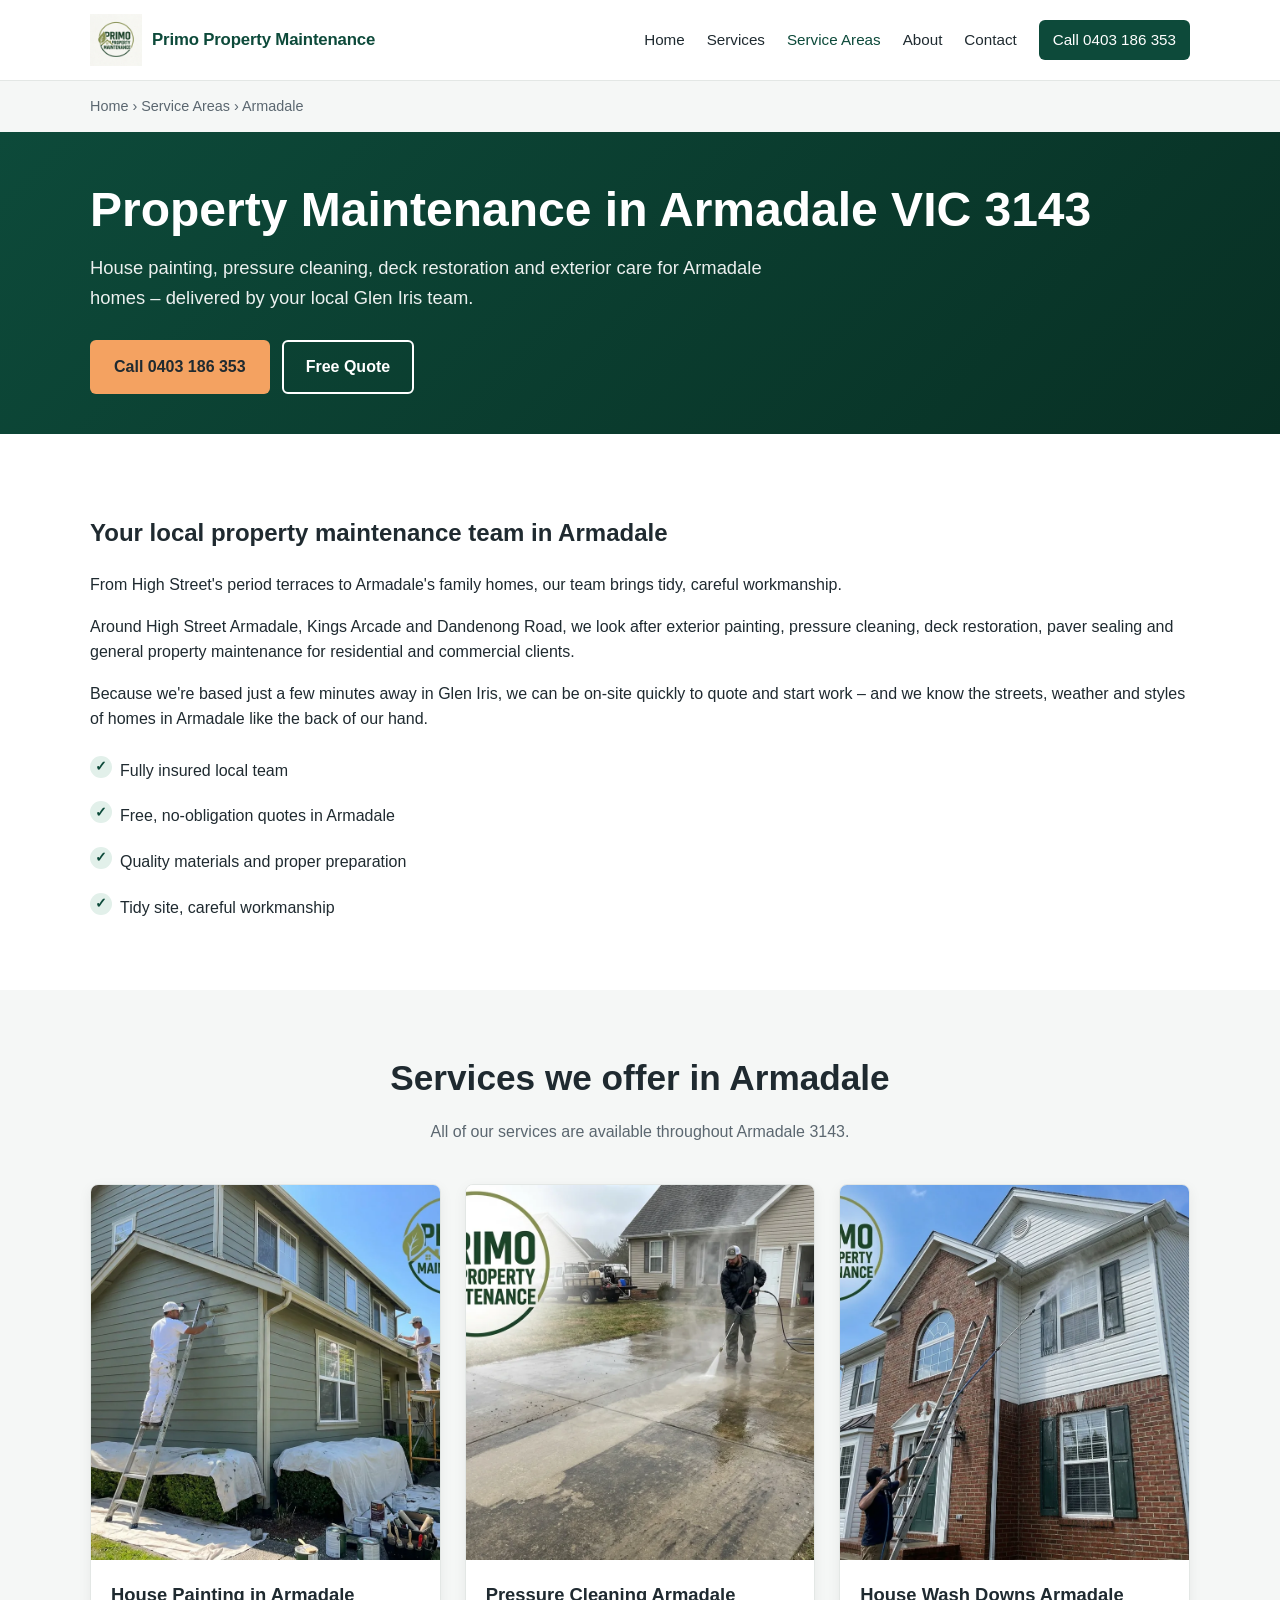
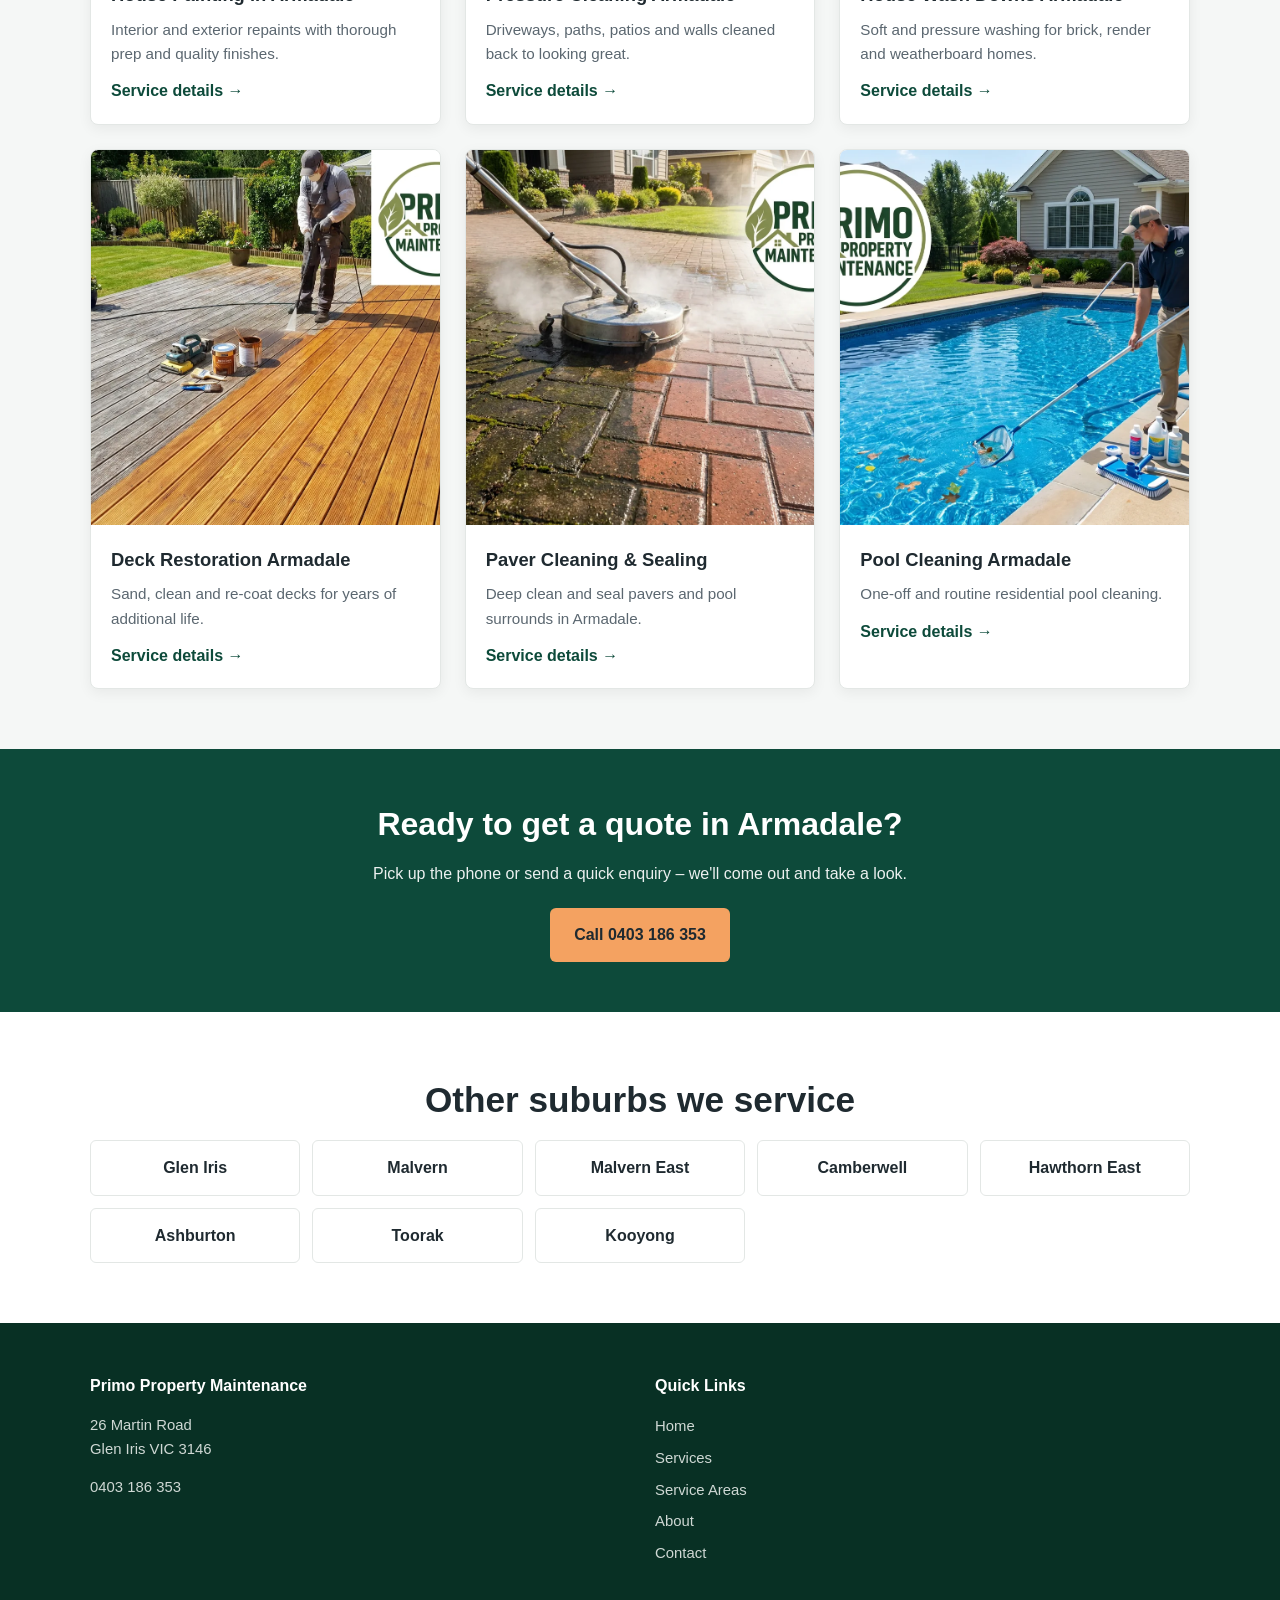
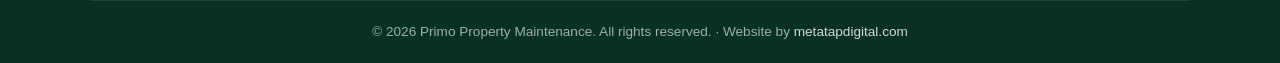
<file: areas/armadale.html>
<!DOCTYPE html>
<html lang="en-AU">
<head>
<meta charset="UTF-8">
<meta name="viewport" content="width=device-width, initial-scale=1">
<title>Property Maintenance Armadale VIC 3143 | Painting & Pressure Cleaning | Primo</title>
<meta name="description" content="Local property maintenance in Armadale VIC 3143. House painting, high-pressure cleaning, deck restoration & exterior care from Glen Iris-based Primo Property Maintenance. Call 0403 186 353.">
<meta name="keywords" content="property maintenance Armadale, house painter Armadale, pressure cleaning Armadale 3143, exterior cleaning Armadale VIC">
<link rel="canonical" href="https://primopropertymaintenance.com.au/areas/armadale.html">
<meta property="og:title" content="Property Maintenance Armadale VIC | Primo">
<meta property="og:description" content="Painting, pressure cleaning, deck restoration and exterior maintenance in Armadale 3143.">
<meta property="og:type" content="website">
<meta property="og:url" content="https://primopropertymaintenance.com.au/areas/armadale.html">
<link rel="icon" type="image/png" href="../images/favicon.png">
<link rel="apple-touch-icon" href="../images/favicon.png">
<link rel="stylesheet" href="../css/styles.css">
<script type="application/ld+json">
{
  "@context": "https://schema.org",
  "@type": "LocalBusiness",
  "name": "Primo Property Maintenance",
  "image": "https://primopropertymaintenance.com.au/images/area-armadale.jpg",
  "url": "https://primopropertymaintenance.com.au/areas/armadale.html",
  "telephone": "+61403186353",
  "address": {
    "@type": "PostalAddress",
    "streetAddress": "26 Martin Road",
    "addressLocality": "Glen Iris",
    "addressRegion": "VIC",
    "postalCode": "3146",
    "addressCountry": "AU"
  },
  "areaServed": {
    "@type": "Place",
    "name": "Armadale, VIC 3143, Australia"
  },
  "priceRange": "$$"
}
</script>
</head>
<body>

<header class="site-header">
  <div class="header-inner">
    <a href="../index.html" class="logo" aria-label="Primo Property Maintenance home"><picture><source srcset="../images/primo-property-logo.webp" type="image/webp"><img src="../images/primo-property-logo.png" alt="Primo Property Maintenance" width="52" height="52"></picture><span class="logo-text">Primo Property Maintenance</span></a>
    <button class="nav-toggle" aria-label="Toggle navigation" aria-expanded="false">☰</button>
    <nav class="nav" aria-label="Main">
      <a href="../index.html">Home</a>
      <a href="../services.html">Services</a>
      <a href="../areas.html" class="active">Service Areas</a>
      <a href="../about.html">About</a>
      <a href="../contact.html">Contact</a>
      <a href="tel:0403186353" class="btn-cta">Call 0403 186 353</a>
    </nav>
  </div>
</header>

<div class="breadcrumbs">
  <div class="container"><a href="../index.html">Home</a> &rsaquo; <a href="../areas.html">Service Areas</a> &rsaquo; Armadale</div>
</div>

<section class="hero" style="padding: 50px 0 40px;">
  <div class="container">
    <h1>Property Maintenance in Armadale VIC 3143</h1>
    <p class="lede">House painting, pressure cleaning, deck restoration and exterior care for Armadale homes – delivered by your local Glen Iris team.</p>
    <div class="hero-actions">
      <a href="tel:0403186353" class="btn btn-primary">Call 0403 186 353</a>
      <a href="../contact.html" class="btn btn-outline">Free Quote</a>
    </div>
  </div>
</section>

<section>
  <div class="container">
    <div>
      <h2>Your local property maintenance team in Armadale</h2>
      <p>From High Street's period terraces to Armadale's family homes, our team brings tidy, careful workmanship.</p>
      <p>Around High Street Armadale, Kings Arcade and Dandenong Road, we look after exterior painting, pressure cleaning, deck restoration, paver sealing and general property maintenance for residential and commercial clients.</p>
      <p>Because we're based just a few minutes away in Glen Iris, we can be on-site quickly to quote and start work – and we know the streets, weather and styles of homes in Armadale like the back of our hand.</p>
      <ul class="why-list">
        <li>Fully insured local team</li>
        <li>Free, no-obligation quotes in Armadale</li>
        <li>Quality materials and proper preparation</li>
        <li>Tidy site, careful workmanship</li>
      </ul>
    </div>
  </div>
</section>

<section class="alt">
  <div class="container">
    <h2 class="section-title">Services we offer in Armadale</h2>
    <p class="section-sub">All of our services are available throughout Armadale 3143.</p>
    <div class="grid">
      <article class="card"><img class="card-img" src="../images/services/house-painting.webp" alt="House painting" loading="lazy" width="600" height="375"><div class="card-body"><h3>House Painting in Armadale</h3><p>Interior and exterior repaints with thorough prep and quality finishes.</p><a href="../services.html#painting">Service details →</a></div></article>
      <article class="card"><img class="card-img" src="../images/services/pressure-cleaning.webp" alt="High-pressure cleaning" loading="lazy" width="600" height="375"><div class="card-body"><h3>Pressure Cleaning Armadale</h3><p>Driveways, paths, patios and walls cleaned back to looking great.</p><a href="../services.html#pressure-cleaning">Service details →</a></div></article>
      <article class="card"><img class="card-img" src="../images/services/house-washing.webp" alt="House wash down" loading="lazy" width="600" height="375"><div class="card-body"><h3>House Wash Downs Armadale</h3><p>Soft and pressure washing for brick, render and weatherboard homes.</p><a href="../services.html#house-washing">Service details →</a></div></article>
      <article class="card"><img class="card-img" src="../images/services/deck-restoration.webp" alt="Deck restoration" loading="lazy" width="600" height="375"><div class="card-body"><h3>Deck Restoration Armadale</h3><p>Sand, clean and re-coat decks for years of additional life.</p><a href="../services.html#deck-restoration">Service details →</a></div></article>
      <article class="card"><img class="card-img" src="../images/services/paver-cleaning.webp" alt="Paver cleaning and sealing" loading="lazy" width="600" height="375"><div class="card-body"><h3>Paver Cleaning &amp; Sealing</h3><p>Deep clean and seal pavers and pool surrounds in Armadale.</p><a href="../services.html#paver-cleaning">Service details →</a></div></article>
      <article class="card"><img class="card-img" src="../images/services/pool-cleaning.webp" alt="Pool cleaning" loading="lazy" width="600" height="375"><div class="card-body"><h3>Pool Cleaning Armadale</h3><p>One-off and routine residential pool cleaning.</p><a href="../services.html#pool-cleaning">Service details →</a></div></article>
    </div>
  </div>
</section>

<section class="cta-strip">
  <h2>Ready to get a quote in Armadale?</h2>
  <p>Pick up the phone or send a quick enquiry – we'll come out and take a look.</p>
  <a href="tel:0403186353" class="btn btn-primary">Call 0403 186 353</a>
</section>

<section>
  <div class="container">
    <h2 class="section-title">Other suburbs we service</h2>
    <div class="areas-grid">
      <a class="area-pill" href="glen-iris.html">Glen Iris</a>
      <a class="area-pill" href="malvern.html">Malvern</a>
      <a class="area-pill" href="malvern-east.html">Malvern East</a>
      <a class="area-pill" href="camberwell.html">Camberwell</a>
      <a class="area-pill" href="hawthorn-east.html">Hawthorn East</a>
      <a class="area-pill" href="ashburton.html">Ashburton</a>
      <a class="area-pill" href="toorak.html">Toorak</a>
      <a class="area-pill" href="kooyong.html">Kooyong</a>
    </div>
  </div>
</section>

<footer class="site-footer">
  <div class="container">
    <div class="footer-grid">
      <div>
        <h4>Primo Property Maintenance</h4>
        <p>26 Martin Road<br>Glen Iris VIC 3146</p>
        <p><a href="tel:0403186353">0403 186 353</a></p>
      </div>
      <div>
        <h4>Quick Links</h4>
        <ul>
          <li><a href="../index.html">Home</a></li>
          <li><a href="../services.html">Services</a></li>
          <li><a href="../areas.html">Service Areas</a></li>
          <li><a href="../about.html">About</a></li>
          <li><a href="../contact.html">Contact</a></li>
        </ul>
      </div>
    </div>
    <div class="footer-bottom">
      &copy; <span data-year></span> Primo Property Maintenance. All rights reserved. &middot; Website by <a href="https://metatapdigital.com" target="_blank" rel="noopener">metatapdigital.com</a>
    </div>
  </div>
</footer>

<script src="../js/main.js"></script>
</body>
</html>
</file>
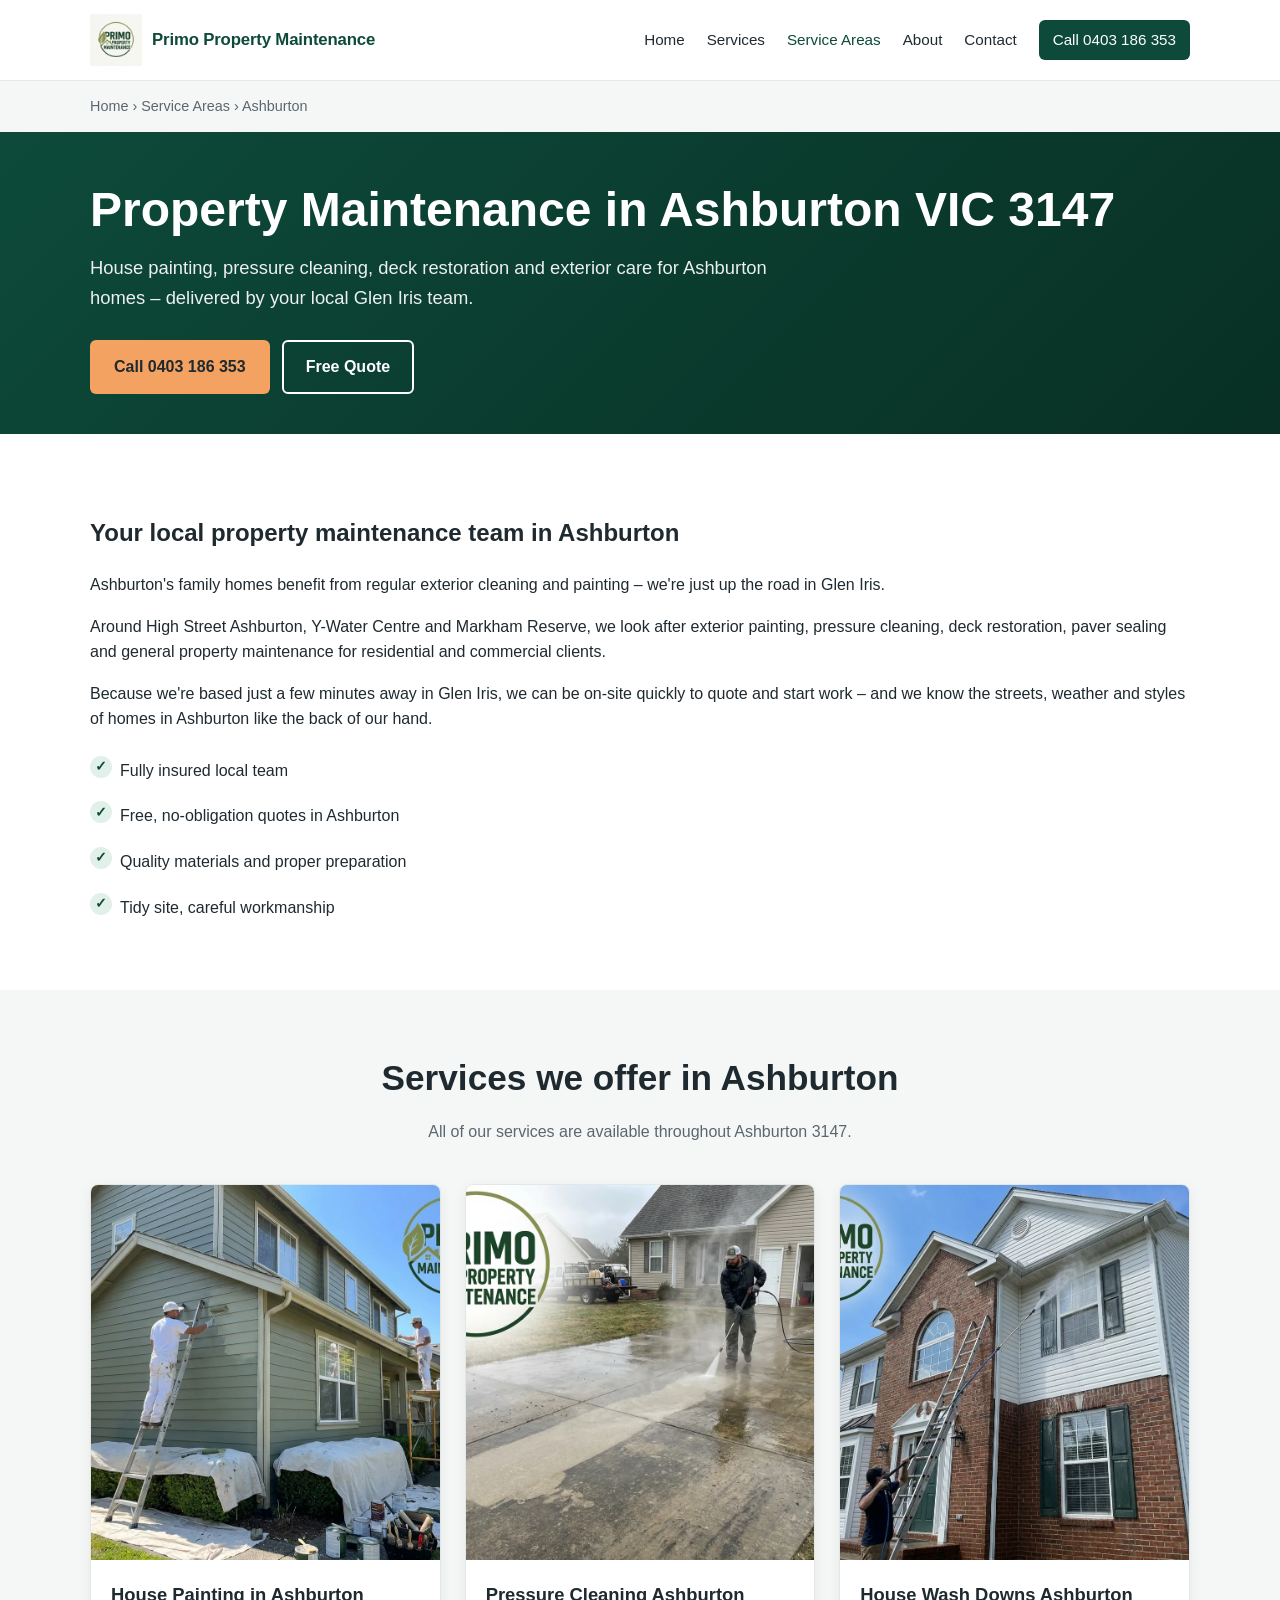
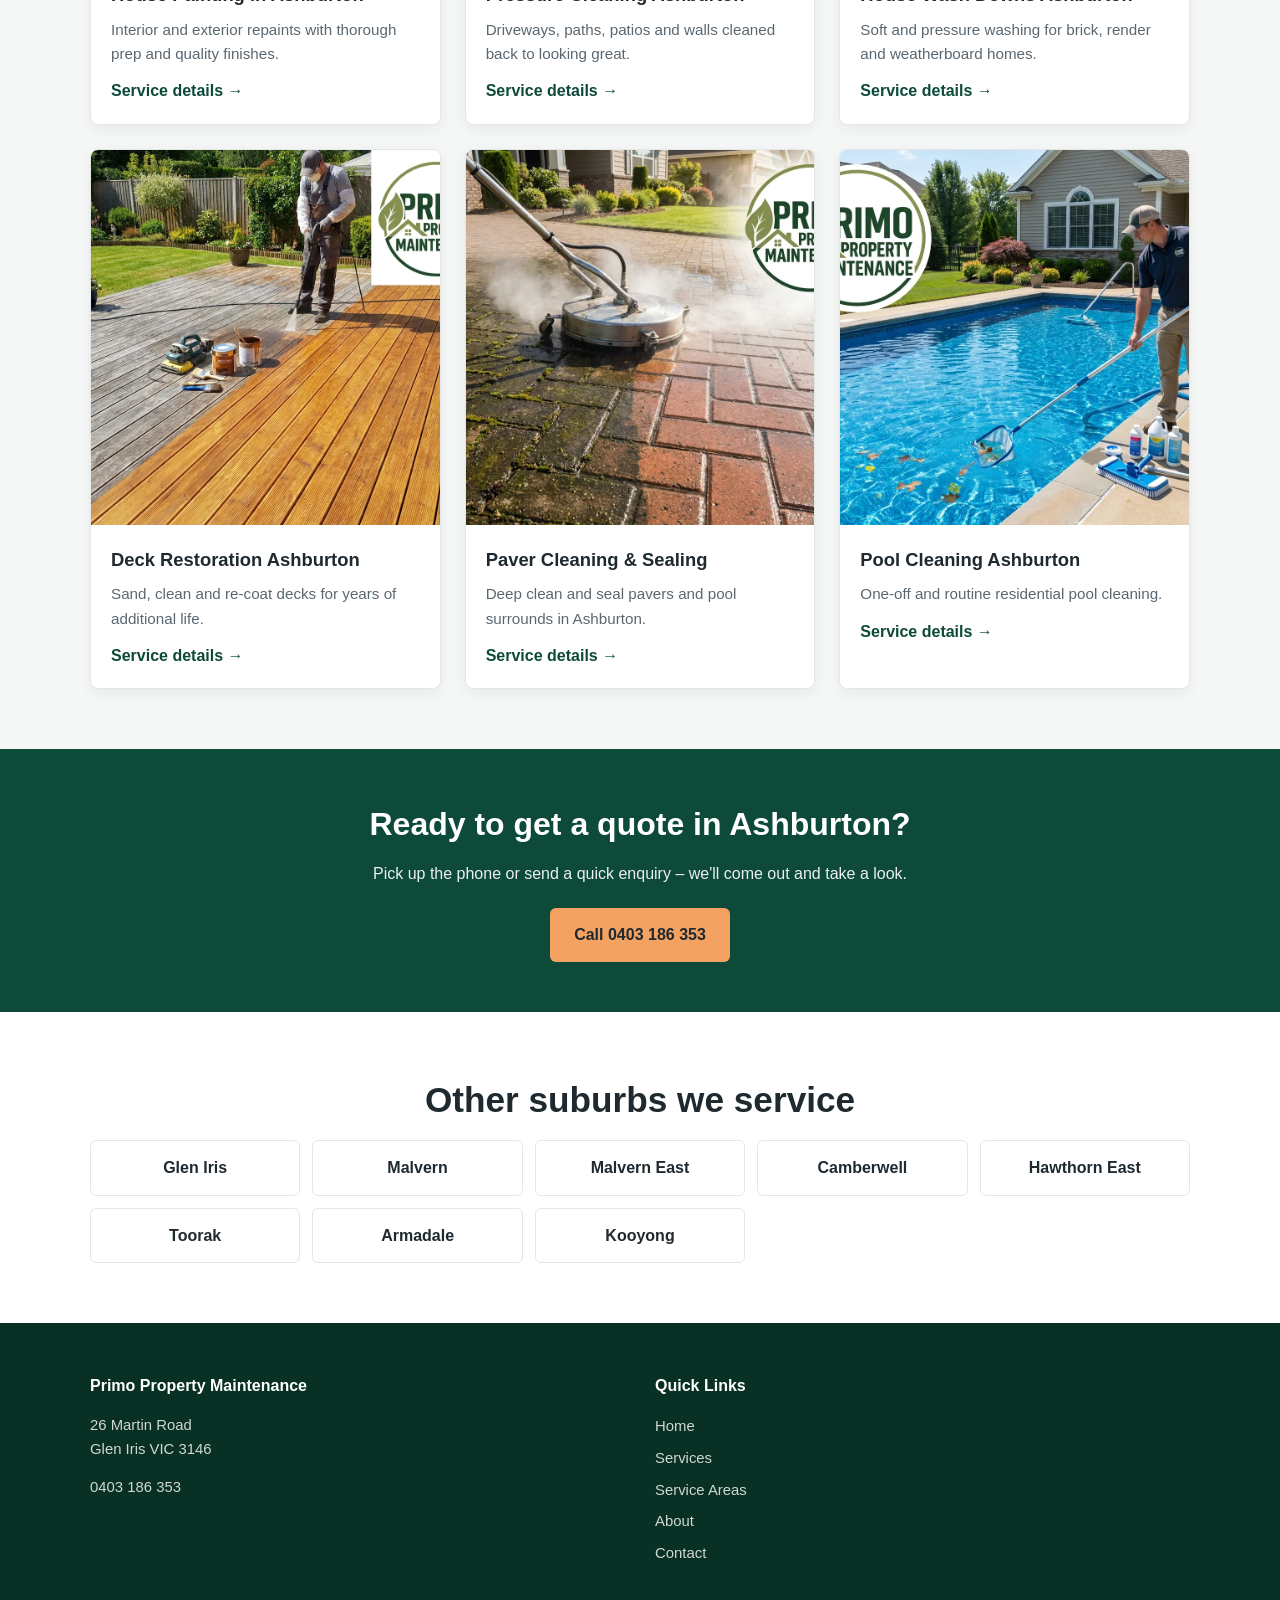
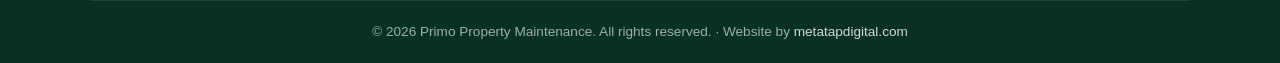
<file: areas/ashburton.html>
<!DOCTYPE html>
<html lang="en-AU">
<head>
<meta charset="UTF-8">
<meta name="viewport" content="width=device-width, initial-scale=1">
<title>Property Maintenance Ashburton VIC 3147 | Painting & Pressure Cleaning | Primo</title>
<meta name="description" content="Local property maintenance in Ashburton VIC 3147. House painting, high-pressure cleaning, deck restoration & exterior care from Glen Iris-based Primo Property Maintenance. Call 0403 186 353.">
<meta name="keywords" content="property maintenance Ashburton, house painter Ashburton, pressure cleaning Ashburton 3147, exterior cleaning Ashburton VIC">
<link rel="canonical" href="https://primopropertymaintenance.com.au/areas/ashburton.html">
<meta property="og:title" content="Property Maintenance Ashburton VIC | Primo">
<meta property="og:description" content="Painting, pressure cleaning, deck restoration and exterior maintenance in Ashburton 3147.">
<meta property="og:type" content="website">
<meta property="og:url" content="https://primopropertymaintenance.com.au/areas/ashburton.html">
<link rel="icon" type="image/png" href="../images/favicon.png">
<link rel="apple-touch-icon" href="../images/favicon.png">
<link rel="stylesheet" href="../css/styles.css">
<script type="application/ld+json">
{
  "@context": "https://schema.org",
  "@type": "LocalBusiness",
  "name": "Primo Property Maintenance",
  "image": "https://primopropertymaintenance.com.au/images/area-ashburton.jpg",
  "url": "https://primopropertymaintenance.com.au/areas/ashburton.html",
  "telephone": "+61403186353",
  "address": {
    "@type": "PostalAddress",
    "streetAddress": "26 Martin Road",
    "addressLocality": "Glen Iris",
    "addressRegion": "VIC",
    "postalCode": "3146",
    "addressCountry": "AU"
  },
  "areaServed": {
    "@type": "Place",
    "name": "Ashburton, VIC 3147, Australia"
  },
  "priceRange": "$$"
}
</script>
</head>
<body>

<header class="site-header">
  <div class="header-inner">
    <a href="../index.html" class="logo" aria-label="Primo Property Maintenance home"><picture><source srcset="../images/primo-property-logo.webp" type="image/webp"><img src="../images/primo-property-logo.png" alt="Primo Property Maintenance" width="52" height="52"></picture><span class="logo-text">Primo Property Maintenance</span></a>
    <button class="nav-toggle" aria-label="Toggle navigation" aria-expanded="false">☰</button>
    <nav class="nav" aria-label="Main">
      <a href="../index.html">Home</a>
      <a href="../services.html">Services</a>
      <a href="../areas.html" class="active">Service Areas</a>
      <a href="../about.html">About</a>
      <a href="../contact.html">Contact</a>
      <a href="tel:0403186353" class="btn-cta">Call 0403 186 353</a>
    </nav>
  </div>
</header>

<div class="breadcrumbs">
  <div class="container"><a href="../index.html">Home</a> &rsaquo; <a href="../areas.html">Service Areas</a> &rsaquo; Ashburton</div>
</div>

<section class="hero" style="padding: 50px 0 40px;">
  <div class="container">
    <h1>Property Maintenance in Ashburton VIC 3147</h1>
    <p class="lede">House painting, pressure cleaning, deck restoration and exterior care for Ashburton homes – delivered by your local Glen Iris team.</p>
    <div class="hero-actions">
      <a href="tel:0403186353" class="btn btn-primary">Call 0403 186 353</a>
      <a href="../contact.html" class="btn btn-outline">Free Quote</a>
    </div>
  </div>
</section>

<section>
  <div class="container">
    <div>
      <h2>Your local property maintenance team in Ashburton</h2>
      <p>Ashburton's family homes benefit from regular exterior cleaning and painting – we're just up the road in Glen Iris.</p>
      <p>Around High Street Ashburton, Y-Water Centre and Markham Reserve, we look after exterior painting, pressure cleaning, deck restoration, paver sealing and general property maintenance for residential and commercial clients.</p>
      <p>Because we're based just a few minutes away in Glen Iris, we can be on-site quickly to quote and start work – and we know the streets, weather and styles of homes in Ashburton like the back of our hand.</p>
      <ul class="why-list">
        <li>Fully insured local team</li>
        <li>Free, no-obligation quotes in Ashburton</li>
        <li>Quality materials and proper preparation</li>
        <li>Tidy site, careful workmanship</li>
      </ul>
    </div>
  </div>
</section>

<section class="alt">
  <div class="container">
    <h2 class="section-title">Services we offer in Ashburton</h2>
    <p class="section-sub">All of our services are available throughout Ashburton 3147.</p>
    <div class="grid">
      <article class="card"><img class="card-img" src="../images/services/house-painting.webp" alt="House painting" loading="lazy" width="600" height="375"><div class="card-body"><h3>House Painting in Ashburton</h3><p>Interior and exterior repaints with thorough prep and quality finishes.</p><a href="../services.html#painting">Service details →</a></div></article>
      <article class="card"><img class="card-img" src="../images/services/pressure-cleaning.webp" alt="High-pressure cleaning" loading="lazy" width="600" height="375"><div class="card-body"><h3>Pressure Cleaning Ashburton</h3><p>Driveways, paths, patios and walls cleaned back to looking great.</p><a href="../services.html#pressure-cleaning">Service details →</a></div></article>
      <article class="card"><img class="card-img" src="../images/services/house-washing.webp" alt="House wash down" loading="lazy" width="600" height="375"><div class="card-body"><h3>House Wash Downs Ashburton</h3><p>Soft and pressure washing for brick, render and weatherboard homes.</p><a href="../services.html#house-washing">Service details →</a></div></article>
      <article class="card"><img class="card-img" src="../images/services/deck-restoration.webp" alt="Deck restoration" loading="lazy" width="600" height="375"><div class="card-body"><h3>Deck Restoration Ashburton</h3><p>Sand, clean and re-coat decks for years of additional life.</p><a href="../services.html#deck-restoration">Service details →</a></div></article>
      <article class="card"><img class="card-img" src="../images/services/paver-cleaning.webp" alt="Paver cleaning and sealing" loading="lazy" width="600" height="375"><div class="card-body"><h3>Paver Cleaning &amp; Sealing</h3><p>Deep clean and seal pavers and pool surrounds in Ashburton.</p><a href="../services.html#paver-cleaning">Service details →</a></div></article>
      <article class="card"><img class="card-img" src="../images/services/pool-cleaning.webp" alt="Pool cleaning" loading="lazy" width="600" height="375"><div class="card-body"><h3>Pool Cleaning Ashburton</h3><p>One-off and routine residential pool cleaning.</p><a href="../services.html#pool-cleaning">Service details →</a></div></article>
    </div>
  </div>
</section>

<section class="cta-strip">
  <h2>Ready to get a quote in Ashburton?</h2>
  <p>Pick up the phone or send a quick enquiry – we'll come out and take a look.</p>
  <a href="tel:0403186353" class="btn btn-primary">Call 0403 186 353</a>
</section>

<section>
  <div class="container">
    <h2 class="section-title">Other suburbs we service</h2>
    <div class="areas-grid">
      <a class="area-pill" href="glen-iris.html">Glen Iris</a>
      <a class="area-pill" href="malvern.html">Malvern</a>
      <a class="area-pill" href="malvern-east.html">Malvern East</a>
      <a class="area-pill" href="camberwell.html">Camberwell</a>
      <a class="area-pill" href="hawthorn-east.html">Hawthorn East</a>
      <a class="area-pill" href="toorak.html">Toorak</a>
      <a class="area-pill" href="armadale.html">Armadale</a>
      <a class="area-pill" href="kooyong.html">Kooyong</a>
    </div>
  </div>
</section>

<footer class="site-footer">
  <div class="container">
    <div class="footer-grid">
      <div>
        <h4>Primo Property Maintenance</h4>
        <p>26 Martin Road<br>Glen Iris VIC 3146</p>
        <p><a href="tel:0403186353">0403 186 353</a></p>
      </div>
      <div>
        <h4>Quick Links</h4>
        <ul>
          <li><a href="../index.html">Home</a></li>
          <li><a href="../services.html">Services</a></li>
          <li><a href="../areas.html">Service Areas</a></li>
          <li><a href="../about.html">About</a></li>
          <li><a href="../contact.html">Contact</a></li>
        </ul>
      </div>
    </div>
    <div class="footer-bottom">
      &copy; <span data-year></span> Primo Property Maintenance. All rights reserved. &middot; Website by <a href="https://metatapdigital.com" target="_blank" rel="noopener">metatapdigital.com</a>
    </div>
  </div>
</footer>

<script src="../js/main.js"></script>
</body>
</html>
</file>
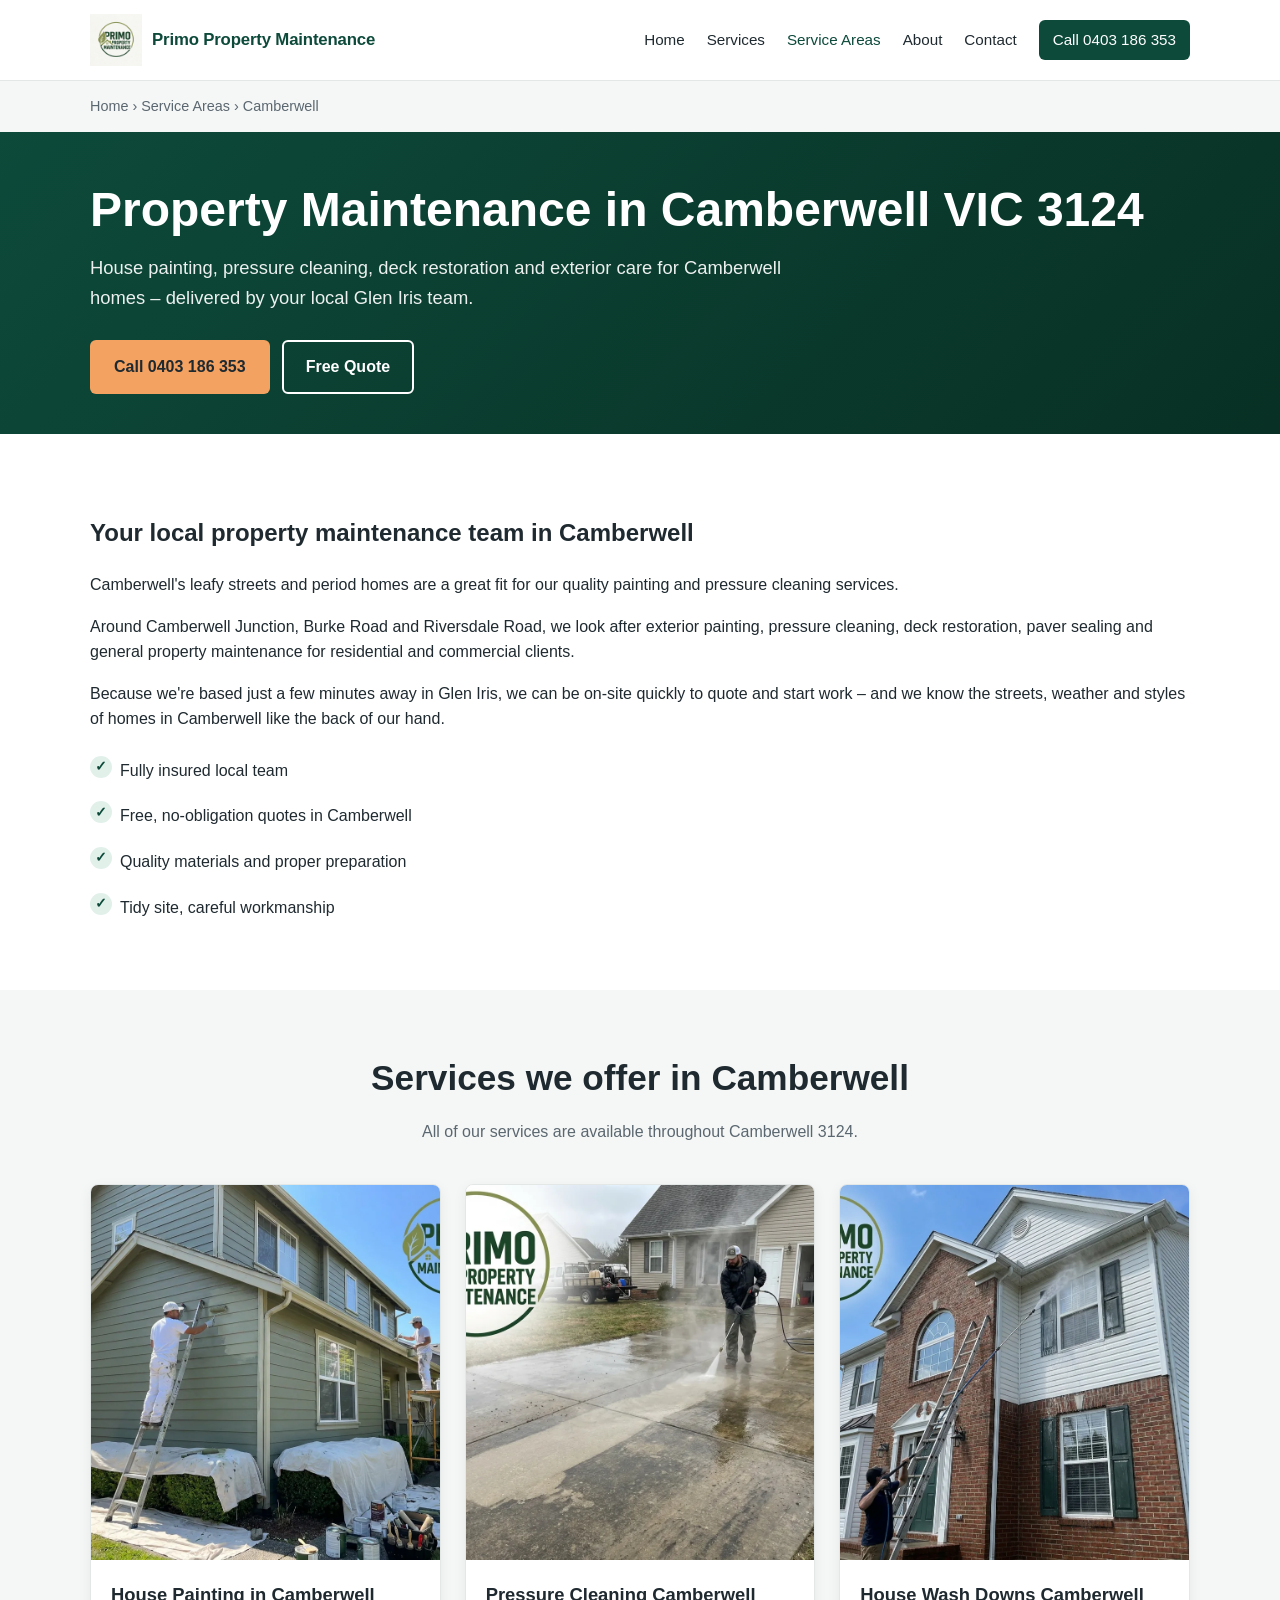
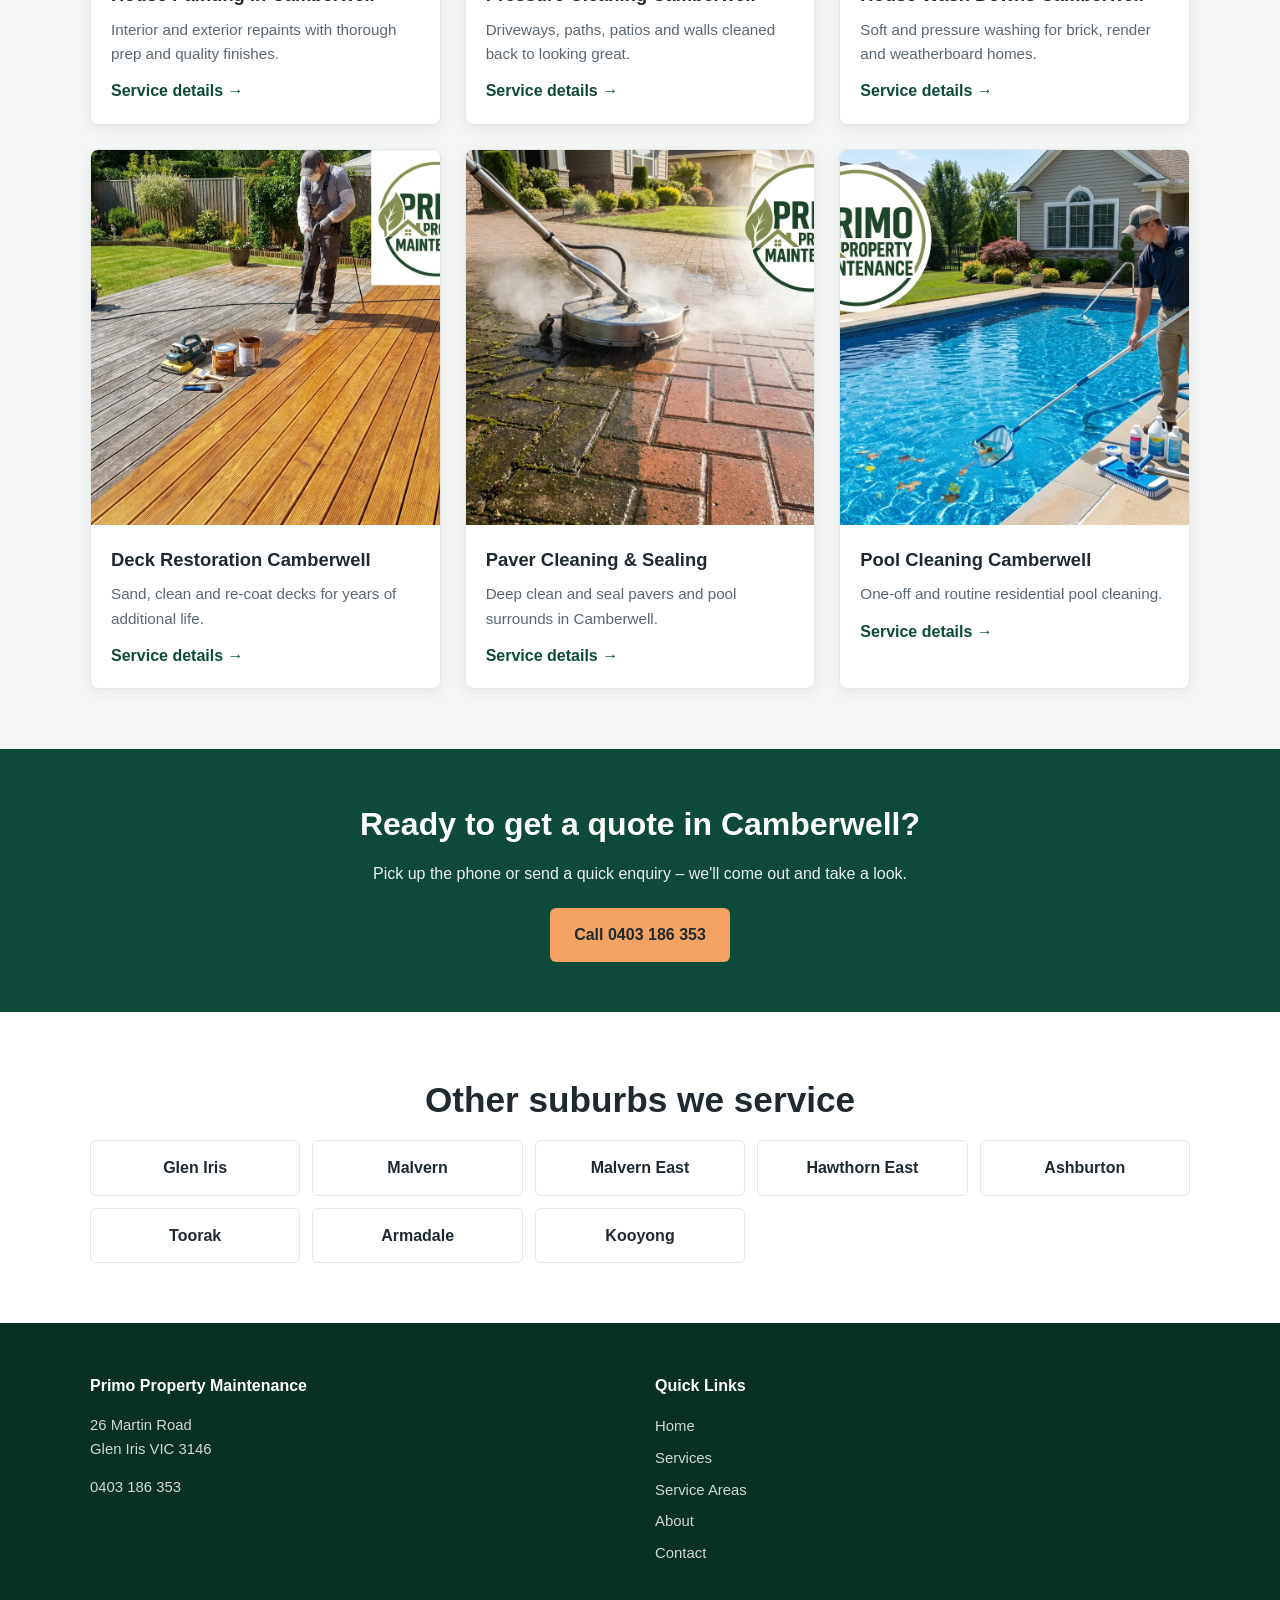
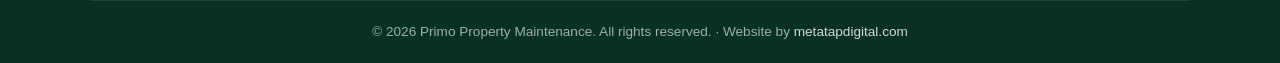
<file: areas/camberwell.html>
<!DOCTYPE html>
<html lang="en-AU">
<head>
<meta charset="UTF-8">
<meta name="viewport" content="width=device-width, initial-scale=1">
<title>Property Maintenance Camberwell VIC 3124 | Painting & Pressure Cleaning | Primo</title>
<meta name="description" content="Local property maintenance in Camberwell VIC 3124. House painting, high-pressure cleaning, deck restoration & exterior care from Glen Iris-based Primo Property Maintenance. Call 0403 186 353.">
<meta name="keywords" content="property maintenance Camberwell, house painter Camberwell, pressure cleaning Camberwell 3124, exterior cleaning Camberwell VIC">
<link rel="canonical" href="https://primopropertymaintenance.com.au/areas/camberwell.html">
<meta property="og:title" content="Property Maintenance Camberwell VIC | Primo">
<meta property="og:description" content="Painting, pressure cleaning, deck restoration and exterior maintenance in Camberwell 3124.">
<meta property="og:type" content="website">
<meta property="og:url" content="https://primopropertymaintenance.com.au/areas/camberwell.html">
<link rel="icon" type="image/png" href="../images/favicon.png">
<link rel="apple-touch-icon" href="../images/favicon.png">
<link rel="stylesheet" href="../css/styles.css">
<script type="application/ld+json">
{
  "@context": "https://schema.org",
  "@type": "LocalBusiness",
  "name": "Primo Property Maintenance",
  "image": "https://primopropertymaintenance.com.au/images/area-camberwell.jpg",
  "url": "https://primopropertymaintenance.com.au/areas/camberwell.html",
  "telephone": "+61403186353",
  "address": {
    "@type": "PostalAddress",
    "streetAddress": "26 Martin Road",
    "addressLocality": "Glen Iris",
    "addressRegion": "VIC",
    "postalCode": "3146",
    "addressCountry": "AU"
  },
  "areaServed": {
    "@type": "Place",
    "name": "Camberwell, VIC 3124, Australia"
  },
  "priceRange": "$$"
}
</script>
</head>
<body>

<header class="site-header">
  <div class="header-inner">
    <a href="../index.html" class="logo" aria-label="Primo Property Maintenance home"><picture><source srcset="../images/primo-property-logo.webp" type="image/webp"><img src="../images/primo-property-logo.png" alt="Primo Property Maintenance" width="52" height="52"></picture><span class="logo-text">Primo Property Maintenance</span></a>
    <button class="nav-toggle" aria-label="Toggle navigation" aria-expanded="false">☰</button>
    <nav class="nav" aria-label="Main">
      <a href="../index.html">Home</a>
      <a href="../services.html">Services</a>
      <a href="../areas.html" class="active">Service Areas</a>
      <a href="../about.html">About</a>
      <a href="../contact.html">Contact</a>
      <a href="tel:0403186353" class="btn-cta">Call 0403 186 353</a>
    </nav>
  </div>
</header>

<div class="breadcrumbs">
  <div class="container"><a href="../index.html">Home</a> &rsaquo; <a href="../areas.html">Service Areas</a> &rsaquo; Camberwell</div>
</div>

<section class="hero" style="padding: 50px 0 40px;">
  <div class="container">
    <h1>Property Maintenance in Camberwell VIC 3124</h1>
    <p class="lede">House painting, pressure cleaning, deck restoration and exterior care for Camberwell homes – delivered by your local Glen Iris team.</p>
    <div class="hero-actions">
      <a href="tel:0403186353" class="btn btn-primary">Call 0403 186 353</a>
      <a href="../contact.html" class="btn btn-outline">Free Quote</a>
    </div>
  </div>
</section>

<section>
  <div class="container">
    <div>
      <h2>Your local property maintenance team in Camberwell</h2>
      <p>Camberwell's leafy streets and period homes are a great fit for our quality painting and pressure cleaning services.</p>
      <p>Around Camberwell Junction, Burke Road and Riversdale Road, we look after exterior painting, pressure cleaning, deck restoration, paver sealing and general property maintenance for residential and commercial clients.</p>
      <p>Because we're based just a few minutes away in Glen Iris, we can be on-site quickly to quote and start work – and we know the streets, weather and styles of homes in Camberwell like the back of our hand.</p>
      <ul class="why-list">
        <li>Fully insured local team</li>
        <li>Free, no-obligation quotes in Camberwell</li>
        <li>Quality materials and proper preparation</li>
        <li>Tidy site, careful workmanship</li>
      </ul>
    </div>
  </div>
</section>

<section class="alt">
  <div class="container">
    <h2 class="section-title">Services we offer in Camberwell</h2>
    <p class="section-sub">All of our services are available throughout Camberwell 3124.</p>
    <div class="grid">
      <article class="card"><img class="card-img" src="../images/services/house-painting.webp" alt="House painting" loading="lazy" width="600" height="375"><div class="card-body"><h3>House Painting in Camberwell</h3><p>Interior and exterior repaints with thorough prep and quality finishes.</p><a href="../services.html#painting">Service details →</a></div></article>
      <article class="card"><img class="card-img" src="../images/services/pressure-cleaning.webp" alt="High-pressure cleaning" loading="lazy" width="600" height="375"><div class="card-body"><h3>Pressure Cleaning Camberwell</h3><p>Driveways, paths, patios and walls cleaned back to looking great.</p><a href="../services.html#pressure-cleaning">Service details →</a></div></article>
      <article class="card"><img class="card-img" src="../images/services/house-washing.webp" alt="House wash down" loading="lazy" width="600" height="375"><div class="card-body"><h3>House Wash Downs Camberwell</h3><p>Soft and pressure washing for brick, render and weatherboard homes.</p><a href="../services.html#house-washing">Service details →</a></div></article>
      <article class="card"><img class="card-img" src="../images/services/deck-restoration.webp" alt="Deck restoration" loading="lazy" width="600" height="375"><div class="card-body"><h3>Deck Restoration Camberwell</h3><p>Sand, clean and re-coat decks for years of additional life.</p><a href="../services.html#deck-restoration">Service details →</a></div></article>
      <article class="card"><img class="card-img" src="../images/services/paver-cleaning.webp" alt="Paver cleaning and sealing" loading="lazy" width="600" height="375"><div class="card-body"><h3>Paver Cleaning &amp; Sealing</h3><p>Deep clean and seal pavers and pool surrounds in Camberwell.</p><a href="../services.html#paver-cleaning">Service details →</a></div></article>
      <article class="card"><img class="card-img" src="../images/services/pool-cleaning.webp" alt="Pool cleaning" loading="lazy" width="600" height="375"><div class="card-body"><h3>Pool Cleaning Camberwell</h3><p>One-off and routine residential pool cleaning.</p><a href="../services.html#pool-cleaning">Service details →</a></div></article>
    </div>
  </div>
</section>

<section class="cta-strip">
  <h2>Ready to get a quote in Camberwell?</h2>
  <p>Pick up the phone or send a quick enquiry – we'll come out and take a look.</p>
  <a href="tel:0403186353" class="btn btn-primary">Call 0403 186 353</a>
</section>

<section>
  <div class="container">
    <h2 class="section-title">Other suburbs we service</h2>
    <div class="areas-grid">
      <a class="area-pill" href="glen-iris.html">Glen Iris</a>
      <a class="area-pill" href="malvern.html">Malvern</a>
      <a class="area-pill" href="malvern-east.html">Malvern East</a>
      <a class="area-pill" href="hawthorn-east.html">Hawthorn East</a>
      <a class="area-pill" href="ashburton.html">Ashburton</a>
      <a class="area-pill" href="toorak.html">Toorak</a>
      <a class="area-pill" href="armadale.html">Armadale</a>
      <a class="area-pill" href="kooyong.html">Kooyong</a>
    </div>
  </div>
</section>

<footer class="site-footer">
  <div class="container">
    <div class="footer-grid">
      <div>
        <h4>Primo Property Maintenance</h4>
        <p>26 Martin Road<br>Glen Iris VIC 3146</p>
        <p><a href="tel:0403186353">0403 186 353</a></p>
      </div>
      <div>
        <h4>Quick Links</h4>
        <ul>
          <li><a href="../index.html">Home</a></li>
          <li><a href="../services.html">Services</a></li>
          <li><a href="../areas.html">Service Areas</a></li>
          <li><a href="../about.html">About</a></li>
          <li><a href="../contact.html">Contact</a></li>
        </ul>
      </div>
    </div>
    <div class="footer-bottom">
      &copy; <span data-year></span> Primo Property Maintenance. All rights reserved. &middot; Website by <a href="https://metatapdigital.com" target="_blank" rel="noopener">metatapdigital.com</a>
    </div>
  </div>
</footer>

<script src="../js/main.js"></script>
</body>
</html>
</file>
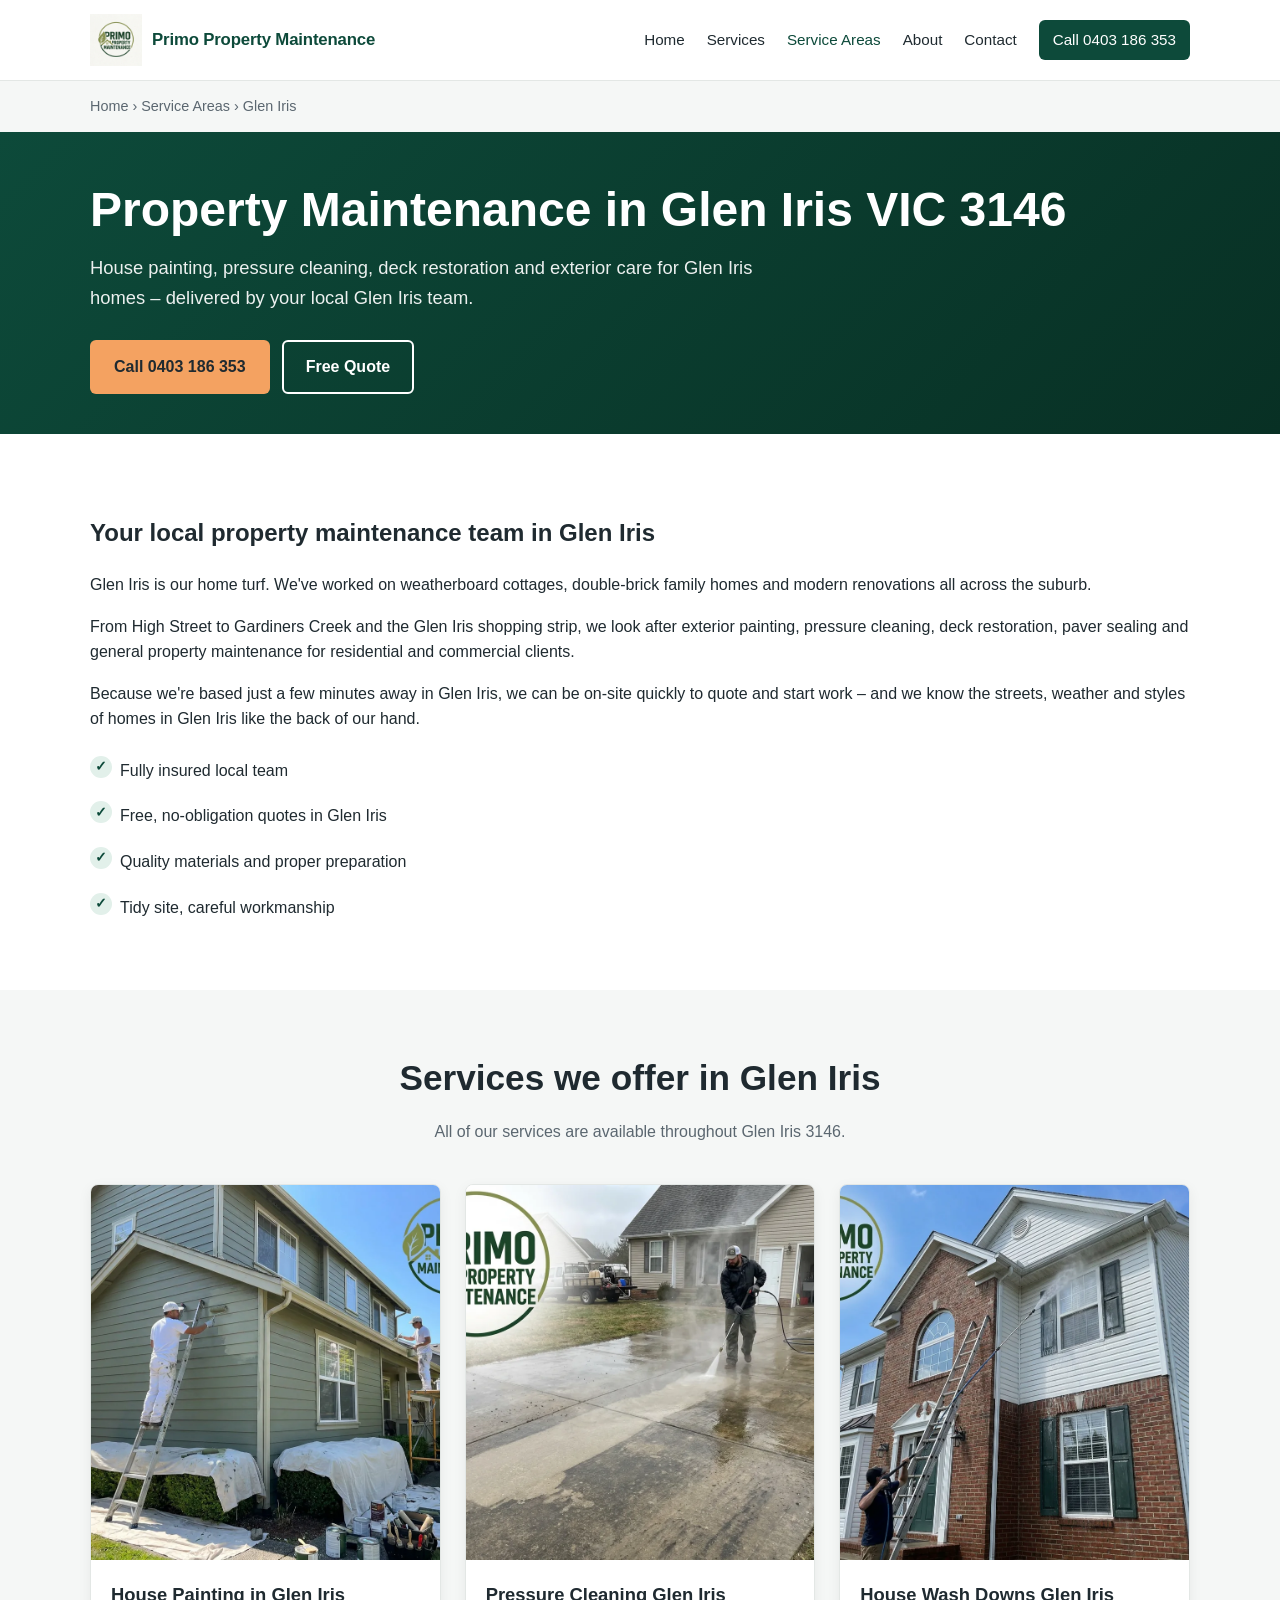
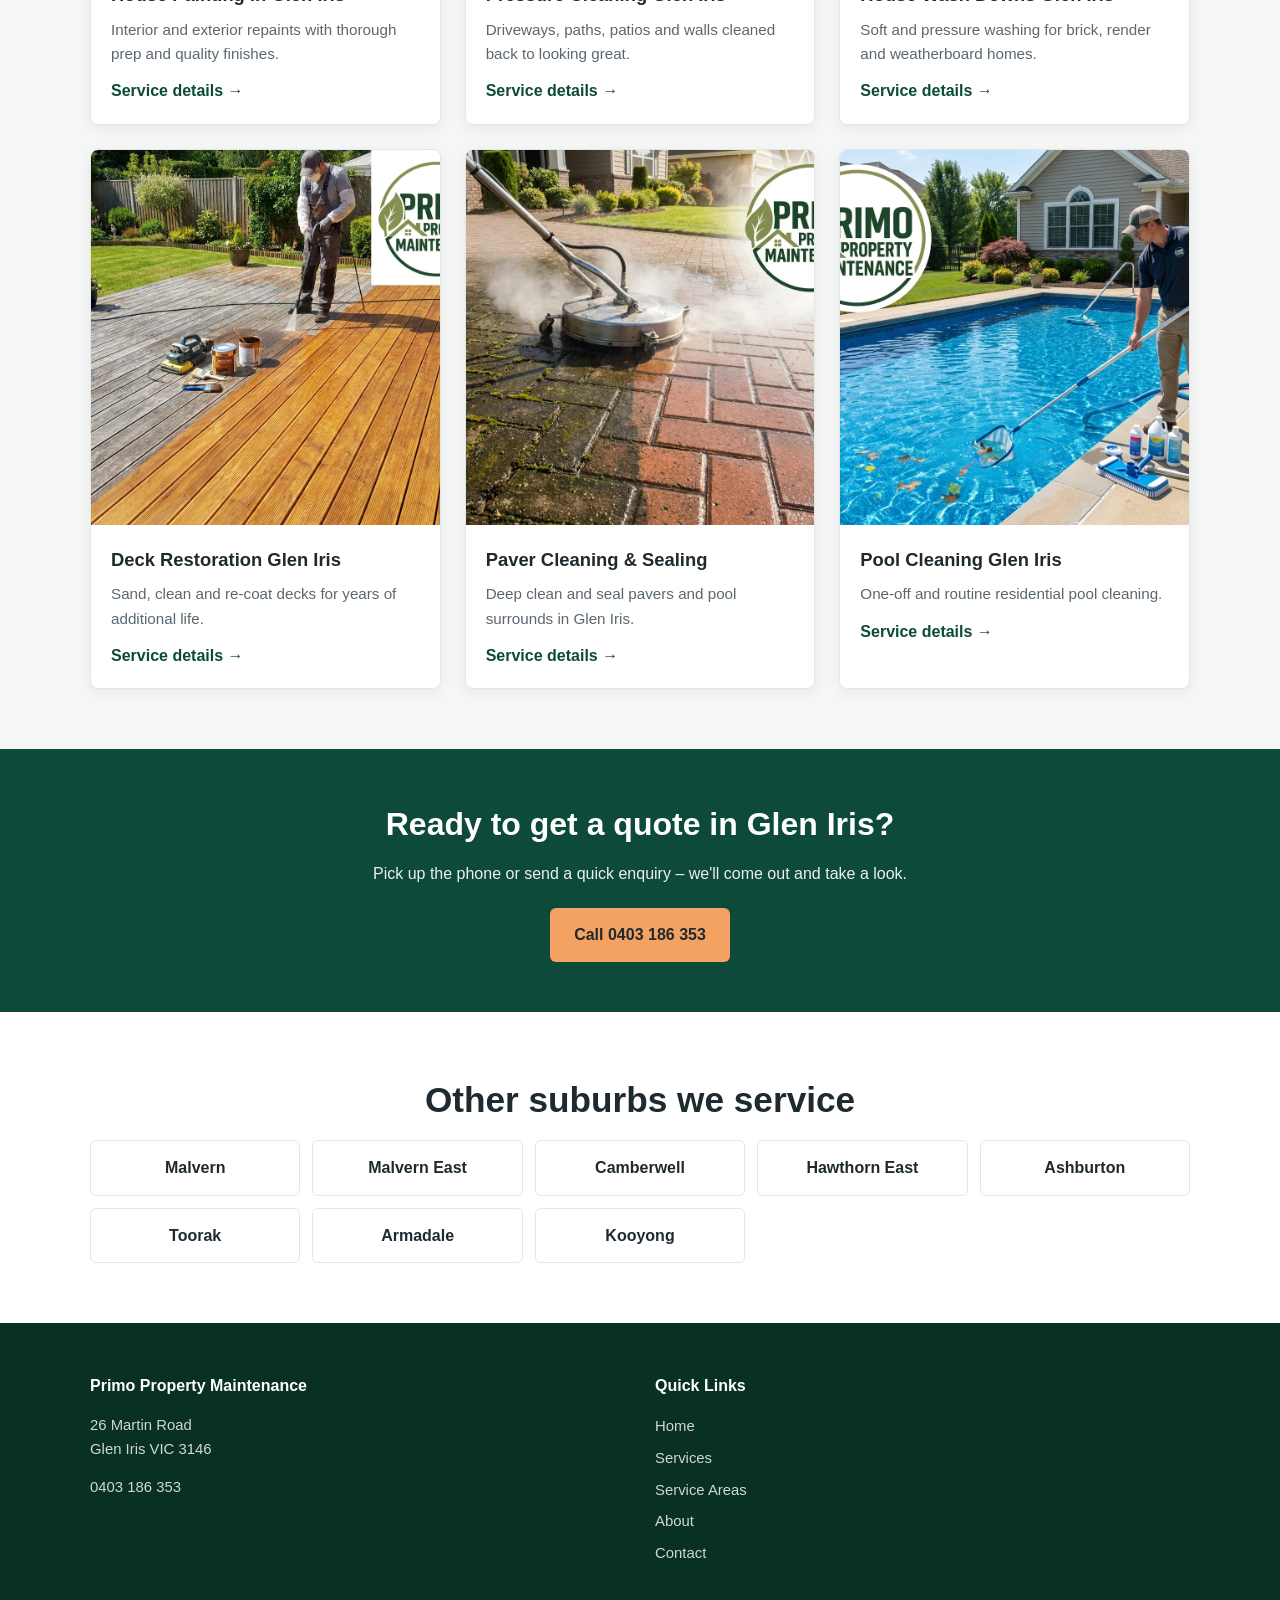
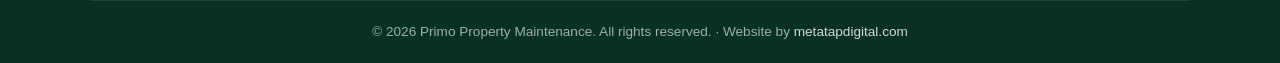
<file: areas/glen-iris.html>
<!DOCTYPE html>
<html lang="en-AU">
<head>
<meta charset="UTF-8">
<meta name="viewport" content="width=device-width, initial-scale=1">
<title>Property Maintenance Glen Iris VIC 3146 | Painting & Pressure Cleaning | Primo</title>
<meta name="description" content="Local property maintenance in Glen Iris VIC 3146. House painting, high-pressure cleaning, deck restoration & exterior care from Glen Iris-based Primo Property Maintenance. Call 0403 186 353.">
<meta name="keywords" content="property maintenance Glen Iris, house painter Glen Iris, pressure cleaning Glen Iris 3146, exterior cleaning Glen Iris VIC">
<link rel="canonical" href="https://primopropertymaintenance.com.au/areas/glen-iris.html">
<meta property="og:title" content="Property Maintenance Glen Iris VIC | Primo">
<meta property="og:description" content="Painting, pressure cleaning, deck restoration and exterior maintenance in Glen Iris 3146.">
<meta property="og:type" content="website">
<meta property="og:url" content="https://primopropertymaintenance.com.au/areas/glen-iris.html">
<link rel="icon" type="image/png" href="../images/favicon.png">
<link rel="apple-touch-icon" href="../images/favicon.png">
<link rel="stylesheet" href="../css/styles.css">
<script type="application/ld+json">
{
  "@context": "https://schema.org",
  "@type": "LocalBusiness",
  "name": "Primo Property Maintenance",
  "image": "https://primopropertymaintenance.com.au/images/area-glen-iris.jpg",
  "url": "https://primopropertymaintenance.com.au/areas/glen-iris.html",
  "telephone": "+61403186353",
  "address": {
    "@type": "PostalAddress",
    "streetAddress": "26 Martin Road",
    "addressLocality": "Glen Iris",
    "addressRegion": "VIC",
    "postalCode": "3146",
    "addressCountry": "AU"
  },
  "areaServed": {
    "@type": "Place",
    "name": "Glen Iris, VIC 3146, Australia"
  },
  "priceRange": "$$"
}
</script>
</head>
<body>

<header class="site-header">
  <div class="header-inner">
    <a href="../index.html" class="logo" aria-label="Primo Property Maintenance home"><picture><source srcset="../images/primo-property-logo.webp" type="image/webp"><img src="../images/primo-property-logo.png" alt="Primo Property Maintenance" width="52" height="52"></picture><span class="logo-text">Primo Property Maintenance</span></a>
    <button class="nav-toggle" aria-label="Toggle navigation" aria-expanded="false">☰</button>
    <nav class="nav" aria-label="Main">
      <a href="../index.html">Home</a>
      <a href="../services.html">Services</a>
      <a href="../areas.html" class="active">Service Areas</a>
      <a href="../about.html">About</a>
      <a href="../contact.html">Contact</a>
      <a href="tel:0403186353" class="btn-cta">Call 0403 186 353</a>
    </nav>
  </div>
</header>

<div class="breadcrumbs">
  <div class="container"><a href="../index.html">Home</a> &rsaquo; <a href="../areas.html">Service Areas</a> &rsaquo; Glen Iris</div>
</div>

<section class="hero" style="padding: 50px 0 40px;">
  <div class="container">
    <h1>Property Maintenance in Glen Iris VIC 3146</h1>
    <p class="lede">House painting, pressure cleaning, deck restoration and exterior care for Glen Iris homes – delivered by your local Glen Iris team.</p>
    <div class="hero-actions">
      <a href="tel:0403186353" class="btn btn-primary">Call 0403 186 353</a>
      <a href="../contact.html" class="btn btn-outline">Free Quote</a>
    </div>
  </div>
</section>

<section>
  <div class="container">
    <div>
      <h2>Your local property maintenance team in Glen Iris</h2>
      <p>Glen Iris is our home turf. We've worked on weatherboard cottages, double-brick family homes and modern renovations all across the suburb.</p>
      <p>From High Street to Gardiners Creek and the Glen Iris shopping strip, we look after exterior painting, pressure cleaning, deck restoration, paver sealing and general property maintenance for residential and commercial clients.</p>
      <p>Because we're based just a few minutes away in Glen Iris, we can be on-site quickly to quote and start work – and we know the streets, weather and styles of homes in Glen Iris like the back of our hand.</p>
      <ul class="why-list">
        <li>Fully insured local team</li>
        <li>Free, no-obligation quotes in Glen Iris</li>
        <li>Quality materials and proper preparation</li>
        <li>Tidy site, careful workmanship</li>
      </ul>
    </div>
  </div>
</section>

<section class="alt">
  <div class="container">
    <h2 class="section-title">Services we offer in Glen Iris</h2>
    <p class="section-sub">All of our services are available throughout Glen Iris 3146.</p>
    <div class="grid">
      <article class="card"><img class="card-img" src="../images/services/house-painting.webp" alt="House painting" loading="lazy" width="600" height="375"><div class="card-body"><h3>House Painting in Glen Iris</h3><p>Interior and exterior repaints with thorough prep and quality finishes.</p><a href="../services.html#painting">Service details →</a></div></article>
      <article class="card"><img class="card-img" src="../images/services/pressure-cleaning.webp" alt="High-pressure cleaning" loading="lazy" width="600" height="375"><div class="card-body"><h3>Pressure Cleaning Glen Iris</h3><p>Driveways, paths, patios and walls cleaned back to looking great.</p><a href="../services.html#pressure-cleaning">Service details →</a></div></article>
      <article class="card"><img class="card-img" src="../images/services/house-washing.webp" alt="House wash down" loading="lazy" width="600" height="375"><div class="card-body"><h3>House Wash Downs Glen Iris</h3><p>Soft and pressure washing for brick, render and weatherboard homes.</p><a href="../services.html#house-washing">Service details →</a></div></article>
      <article class="card"><img class="card-img" src="../images/services/deck-restoration.webp" alt="Deck restoration" loading="lazy" width="600" height="375"><div class="card-body"><h3>Deck Restoration Glen Iris</h3><p>Sand, clean and re-coat decks for years of additional life.</p><a href="../services.html#deck-restoration">Service details →</a></div></article>
      <article class="card"><img class="card-img" src="../images/services/paver-cleaning.webp" alt="Paver cleaning and sealing" loading="lazy" width="600" height="375"><div class="card-body"><h3>Paver Cleaning &amp; Sealing</h3><p>Deep clean and seal pavers and pool surrounds in Glen Iris.</p><a href="../services.html#paver-cleaning">Service details →</a></div></article>
      <article class="card"><img class="card-img" src="../images/services/pool-cleaning.webp" alt="Pool cleaning" loading="lazy" width="600" height="375"><div class="card-body"><h3>Pool Cleaning Glen Iris</h3><p>One-off and routine residential pool cleaning.</p><a href="../services.html#pool-cleaning">Service details →</a></div></article>
    </div>
  </div>
</section>

<section class="cta-strip">
  <h2>Ready to get a quote in Glen Iris?</h2>
  <p>Pick up the phone or send a quick enquiry – we'll come out and take a look.</p>
  <a href="tel:0403186353" class="btn btn-primary">Call 0403 186 353</a>
</section>

<section>
  <div class="container">
    <h2 class="section-title">Other suburbs we service</h2>
    <div class="areas-grid">
      <a class="area-pill" href="malvern.html">Malvern</a>
      <a class="area-pill" href="malvern-east.html">Malvern East</a>
      <a class="area-pill" href="camberwell.html">Camberwell</a>
      <a class="area-pill" href="hawthorn-east.html">Hawthorn East</a>
      <a class="area-pill" href="ashburton.html">Ashburton</a>
      <a class="area-pill" href="toorak.html">Toorak</a>
      <a class="area-pill" href="armadale.html">Armadale</a>
      <a class="area-pill" href="kooyong.html">Kooyong</a>
    </div>
  </div>
</section>

<footer class="site-footer">
  <div class="container">
    <div class="footer-grid">
      <div>
        <h4>Primo Property Maintenance</h4>
        <p>26 Martin Road<br>Glen Iris VIC 3146</p>
        <p><a href="tel:0403186353">0403 186 353</a></p>
      </div>
      <div>
        <h4>Quick Links</h4>
        <ul>
          <li><a href="../index.html">Home</a></li>
          <li><a href="../services.html">Services</a></li>
          <li><a href="../areas.html">Service Areas</a></li>
          <li><a href="../about.html">About</a></li>
          <li><a href="../contact.html">Contact</a></li>
        </ul>
      </div>
    </div>
    <div class="footer-bottom">
      &copy; <span data-year></span> Primo Property Maintenance. All rights reserved. &middot; Website by <a href="https://metatapdigital.com" target="_blank" rel="noopener">metatapdigital.com</a>
    </div>
  </div>
</footer>

<script src="../js/main.js"></script>
</body>
</html>
</file>
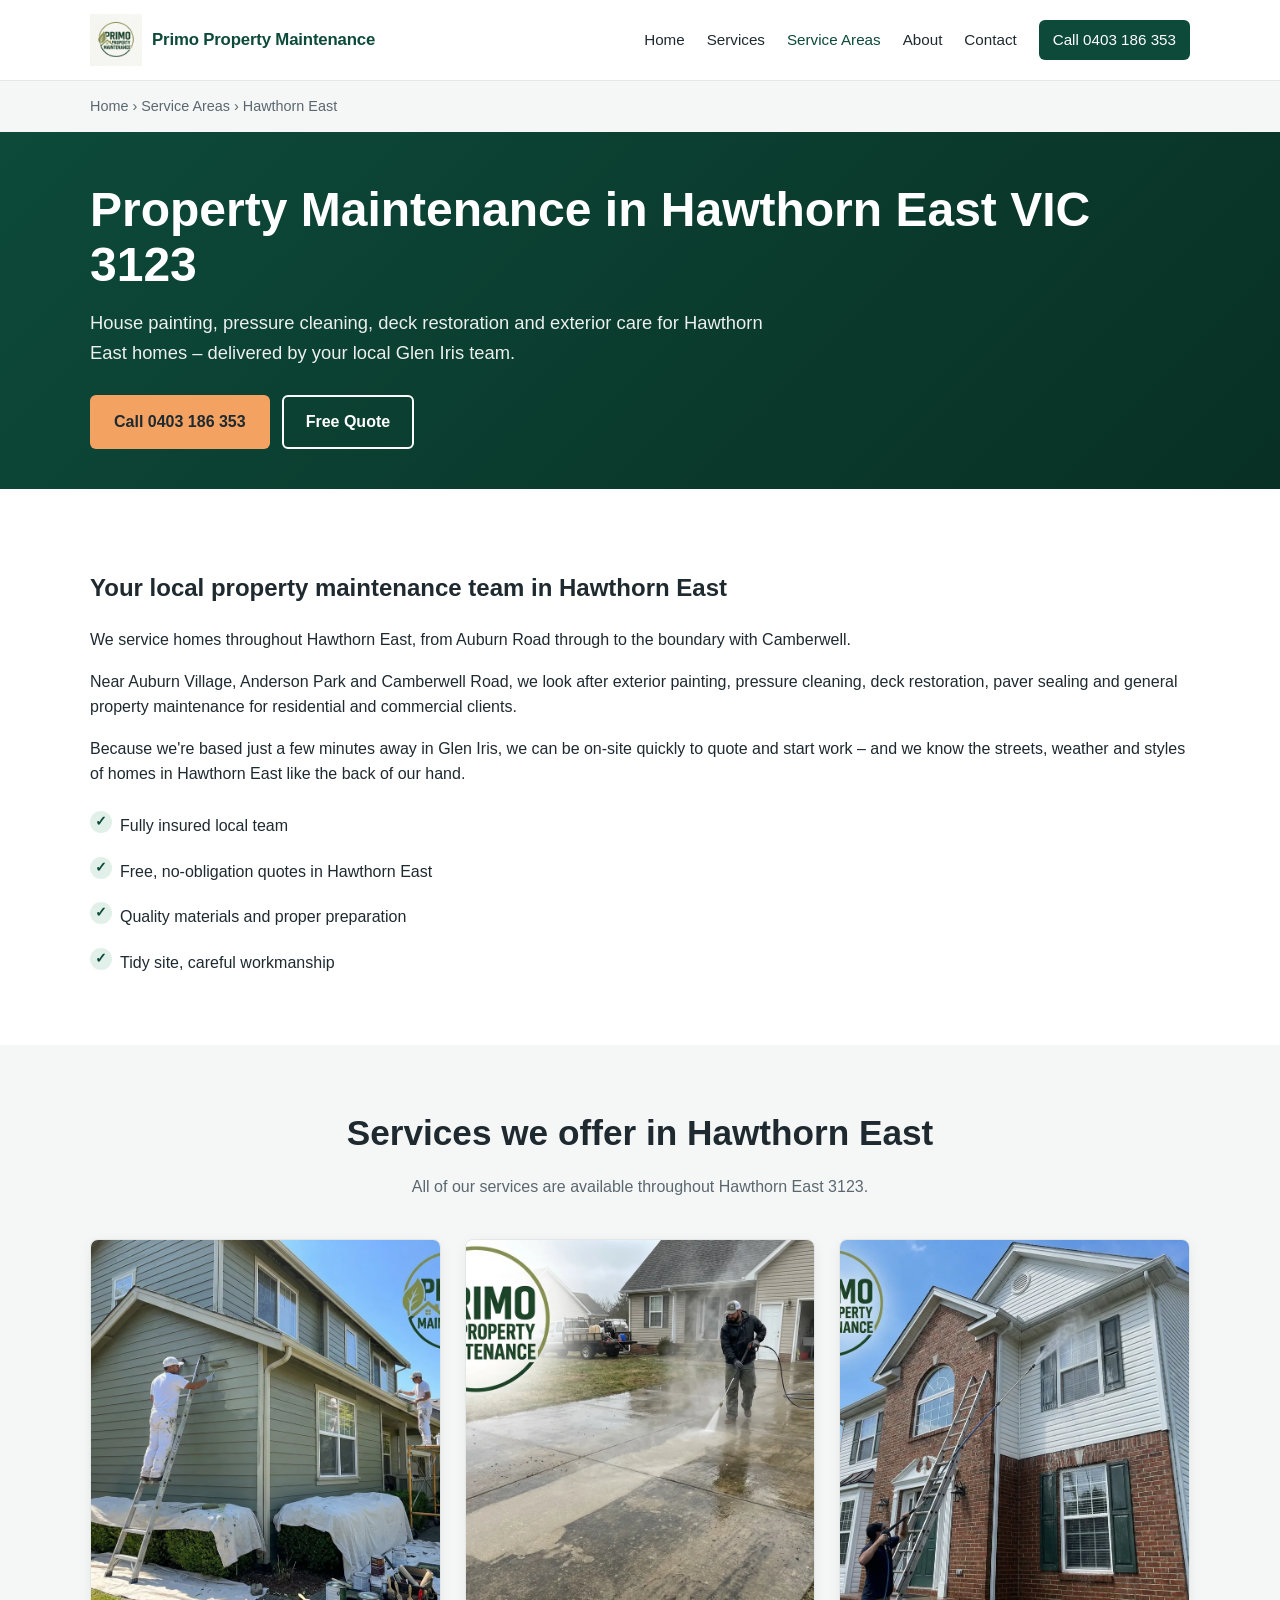
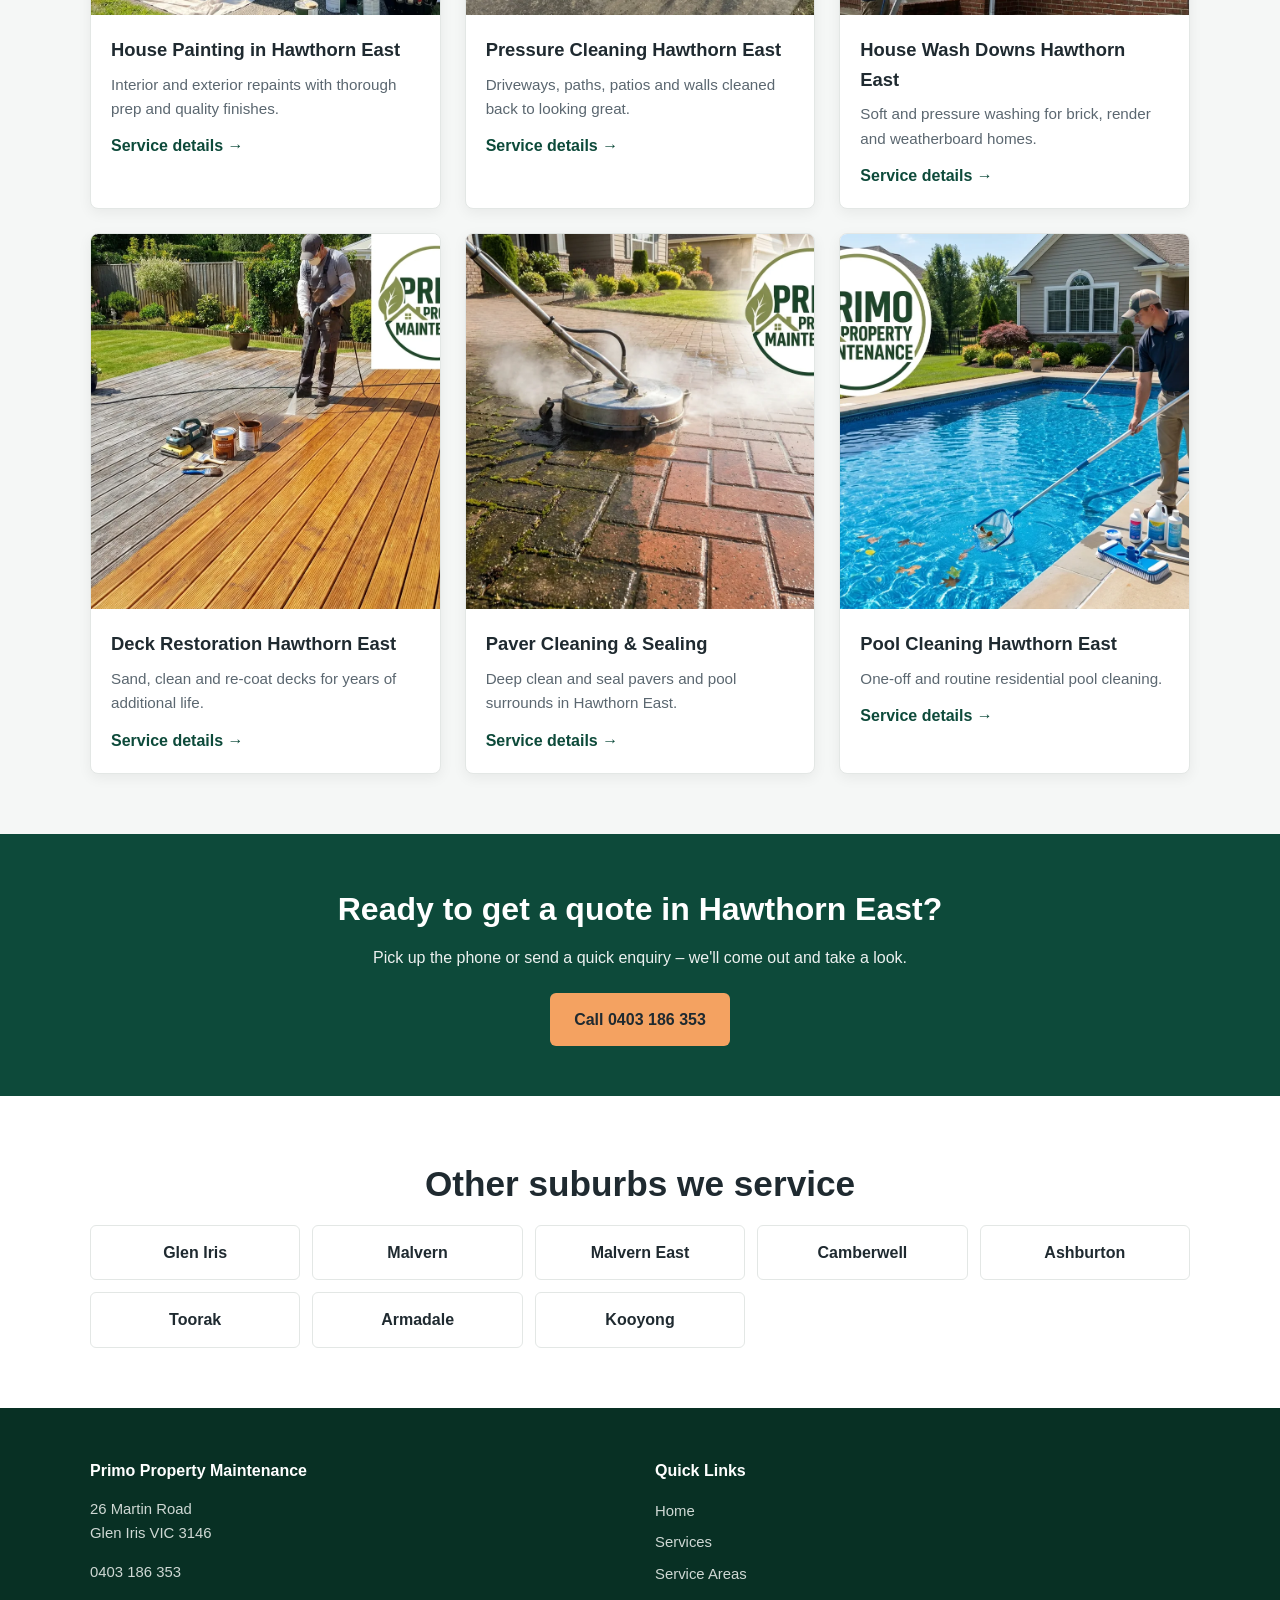
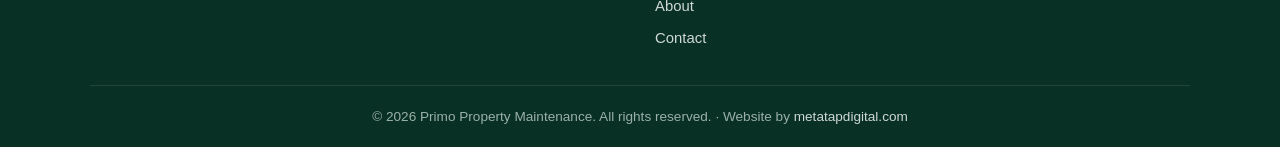
<file: areas/hawthorn-east.html>
<!DOCTYPE html>
<html lang="en-AU">
<head>
<meta charset="UTF-8">
<meta name="viewport" content="width=device-width, initial-scale=1">
<title>Property Maintenance Hawthorn East VIC 3123 | Painting & Pressure Cleaning | Primo</title>
<meta name="description" content="Local property maintenance in Hawthorn East VIC 3123. House painting, high-pressure cleaning, deck restoration & exterior care from Glen Iris-based Primo Property Maintenance. Call 0403 186 353.">
<meta name="keywords" content="property maintenance Hawthorn East, house painter Hawthorn East, pressure cleaning Hawthorn East 3123, exterior cleaning Hawthorn East VIC">
<link rel="canonical" href="https://primopropertymaintenance.com.au/areas/hawthorn-east.html">
<meta property="og:title" content="Property Maintenance Hawthorn East VIC | Primo">
<meta property="og:description" content="Painting, pressure cleaning, deck restoration and exterior maintenance in Hawthorn East 3123.">
<meta property="og:type" content="website">
<meta property="og:url" content="https://primopropertymaintenance.com.au/areas/hawthorn-east.html">
<link rel="icon" type="image/png" href="../images/favicon.png">
<link rel="apple-touch-icon" href="../images/favicon.png">
<link rel="stylesheet" href="../css/styles.css">
<script type="application/ld+json">
{
  "@context": "https://schema.org",
  "@type": "LocalBusiness",
  "name": "Primo Property Maintenance",
  "image": "https://primopropertymaintenance.com.au/images/area-hawthorn-east.jpg",
  "url": "https://primopropertymaintenance.com.au/areas/hawthorn-east.html",
  "telephone": "+61403186353",
  "address": {
    "@type": "PostalAddress",
    "streetAddress": "26 Martin Road",
    "addressLocality": "Glen Iris",
    "addressRegion": "VIC",
    "postalCode": "3146",
    "addressCountry": "AU"
  },
  "areaServed": {
    "@type": "Place",
    "name": "Hawthorn East, VIC 3123, Australia"
  },
  "priceRange": "$$"
}
</script>
</head>
<body>

<header class="site-header">
  <div class="header-inner">
    <a href="../index.html" class="logo" aria-label="Primo Property Maintenance home"><picture><source srcset="../images/primo-property-logo.webp" type="image/webp"><img src="../images/primo-property-logo.png" alt="Primo Property Maintenance" width="52" height="52"></picture><span class="logo-text">Primo Property Maintenance</span></a>
    <button class="nav-toggle" aria-label="Toggle navigation" aria-expanded="false">☰</button>
    <nav class="nav" aria-label="Main">
      <a href="../index.html">Home</a>
      <a href="../services.html">Services</a>
      <a href="../areas.html" class="active">Service Areas</a>
      <a href="../about.html">About</a>
      <a href="../contact.html">Contact</a>
      <a href="tel:0403186353" class="btn-cta">Call 0403 186 353</a>
    </nav>
  </div>
</header>

<div class="breadcrumbs">
  <div class="container"><a href="../index.html">Home</a> &rsaquo; <a href="../areas.html">Service Areas</a> &rsaquo; Hawthorn East</div>
</div>

<section class="hero" style="padding: 50px 0 40px;">
  <div class="container">
    <h1>Property Maintenance in Hawthorn East VIC 3123</h1>
    <p class="lede">House painting, pressure cleaning, deck restoration and exterior care for Hawthorn East homes – delivered by your local Glen Iris team.</p>
    <div class="hero-actions">
      <a href="tel:0403186353" class="btn btn-primary">Call 0403 186 353</a>
      <a href="../contact.html" class="btn btn-outline">Free Quote</a>
    </div>
  </div>
</section>

<section>
  <div class="container">
    <div>
      <h2>Your local property maintenance team in Hawthorn East</h2>
      <p>We service homes throughout Hawthorn East, from Auburn Road through to the boundary with Camberwell.</p>
      <p>Near Auburn Village, Anderson Park and Camberwell Road, we look after exterior painting, pressure cleaning, deck restoration, paver sealing and general property maintenance for residential and commercial clients.</p>
      <p>Because we're based just a few minutes away in Glen Iris, we can be on-site quickly to quote and start work – and we know the streets, weather and styles of homes in Hawthorn East like the back of our hand.</p>
      <ul class="why-list">
        <li>Fully insured local team</li>
        <li>Free, no-obligation quotes in Hawthorn East</li>
        <li>Quality materials and proper preparation</li>
        <li>Tidy site, careful workmanship</li>
      </ul>
    </div>
  </div>
</section>

<section class="alt">
  <div class="container">
    <h2 class="section-title">Services we offer in Hawthorn East</h2>
    <p class="section-sub">All of our services are available throughout Hawthorn East 3123.</p>
    <div class="grid">
      <article class="card"><img class="card-img" src="../images/services/house-painting.webp" alt="House painting" loading="lazy" width="600" height="375"><div class="card-body"><h3>House Painting in Hawthorn East</h3><p>Interior and exterior repaints with thorough prep and quality finishes.</p><a href="../services.html#painting">Service details →</a></div></article>
      <article class="card"><img class="card-img" src="../images/services/pressure-cleaning.webp" alt="High-pressure cleaning" loading="lazy" width="600" height="375"><div class="card-body"><h3>Pressure Cleaning Hawthorn East</h3><p>Driveways, paths, patios and walls cleaned back to looking great.</p><a href="../services.html#pressure-cleaning">Service details →</a></div></article>
      <article class="card"><img class="card-img" src="../images/services/house-washing.webp" alt="House wash down" loading="lazy" width="600" height="375"><div class="card-body"><h3>House Wash Downs Hawthorn East</h3><p>Soft and pressure washing for brick, render and weatherboard homes.</p><a href="../services.html#house-washing">Service details →</a></div></article>
      <article class="card"><img class="card-img" src="../images/services/deck-restoration.webp" alt="Deck restoration" loading="lazy" width="600" height="375"><div class="card-body"><h3>Deck Restoration Hawthorn East</h3><p>Sand, clean and re-coat decks for years of additional life.</p><a href="../services.html#deck-restoration">Service details →</a></div></article>
      <article class="card"><img class="card-img" src="../images/services/paver-cleaning.webp" alt="Paver cleaning and sealing" loading="lazy" width="600" height="375"><div class="card-body"><h3>Paver Cleaning &amp; Sealing</h3><p>Deep clean and seal pavers and pool surrounds in Hawthorn East.</p><a href="../services.html#paver-cleaning">Service details →</a></div></article>
      <article class="card"><img class="card-img" src="../images/services/pool-cleaning.webp" alt="Pool cleaning" loading="lazy" width="600" height="375"><div class="card-body"><h3>Pool Cleaning Hawthorn East</h3><p>One-off and routine residential pool cleaning.</p><a href="../services.html#pool-cleaning">Service details →</a></div></article>
    </div>
  </div>
</section>

<section class="cta-strip">
  <h2>Ready to get a quote in Hawthorn East?</h2>
  <p>Pick up the phone or send a quick enquiry – we'll come out and take a look.</p>
  <a href="tel:0403186353" class="btn btn-primary">Call 0403 186 353</a>
</section>

<section>
  <div class="container">
    <h2 class="section-title">Other suburbs we service</h2>
    <div class="areas-grid">
      <a class="area-pill" href="glen-iris.html">Glen Iris</a>
      <a class="area-pill" href="malvern.html">Malvern</a>
      <a class="area-pill" href="malvern-east.html">Malvern East</a>
      <a class="area-pill" href="camberwell.html">Camberwell</a>
      <a class="area-pill" href="ashburton.html">Ashburton</a>
      <a class="area-pill" href="toorak.html">Toorak</a>
      <a class="area-pill" href="armadale.html">Armadale</a>
      <a class="area-pill" href="kooyong.html">Kooyong</a>
    </div>
  </div>
</section>

<footer class="site-footer">
  <div class="container">
    <div class="footer-grid">
      <div>
        <h4>Primo Property Maintenance</h4>
        <p>26 Martin Road<br>Glen Iris VIC 3146</p>
        <p><a href="tel:0403186353">0403 186 353</a></p>
      </div>
      <div>
        <h4>Quick Links</h4>
        <ul>
          <li><a href="../index.html">Home</a></li>
          <li><a href="../services.html">Services</a></li>
          <li><a href="../areas.html">Service Areas</a></li>
          <li><a href="../about.html">About</a></li>
          <li><a href="../contact.html">Contact</a></li>
        </ul>
      </div>
    </div>
    <div class="footer-bottom">
      &copy; <span data-year></span> Primo Property Maintenance. All rights reserved. &middot; Website by <a href="https://metatapdigital.com" target="_blank" rel="noopener">metatapdigital.com</a>
    </div>
  </div>
</footer>

<script src="../js/main.js"></script>
</body>
</html>
</file>
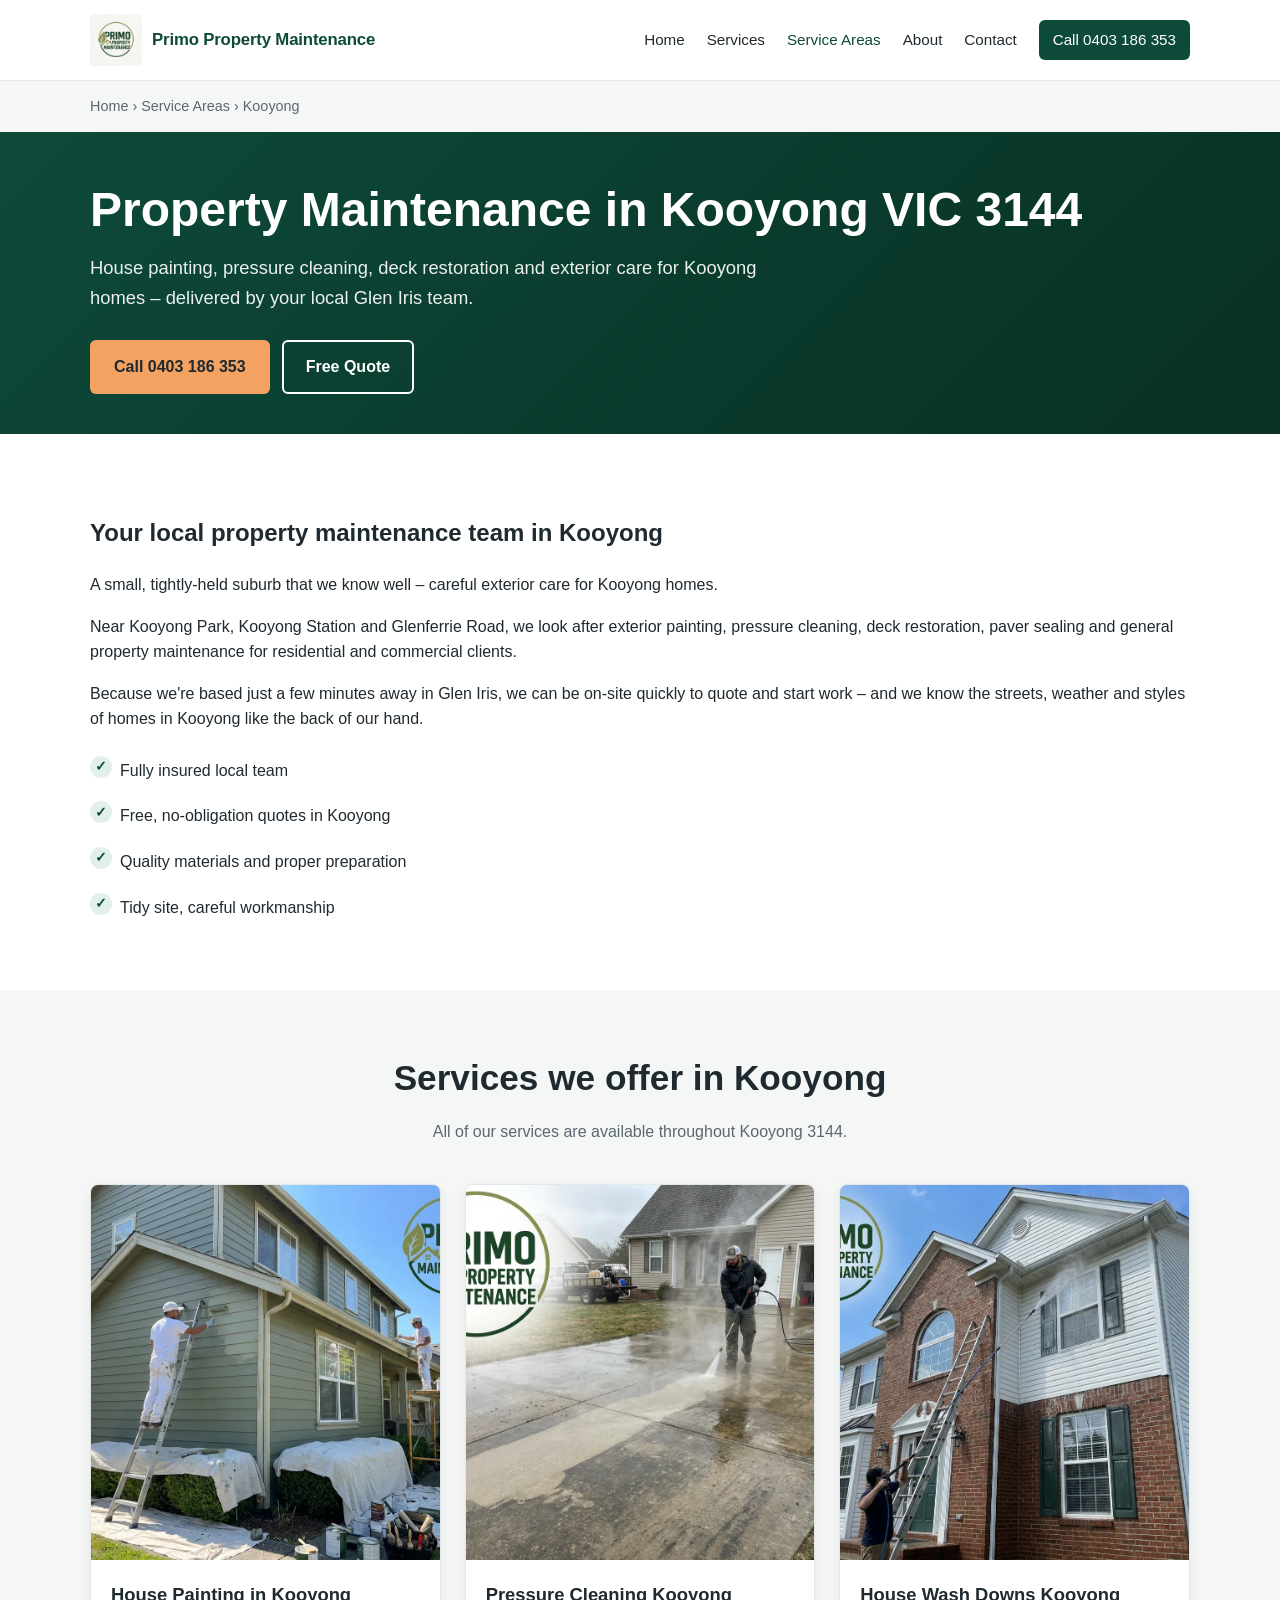
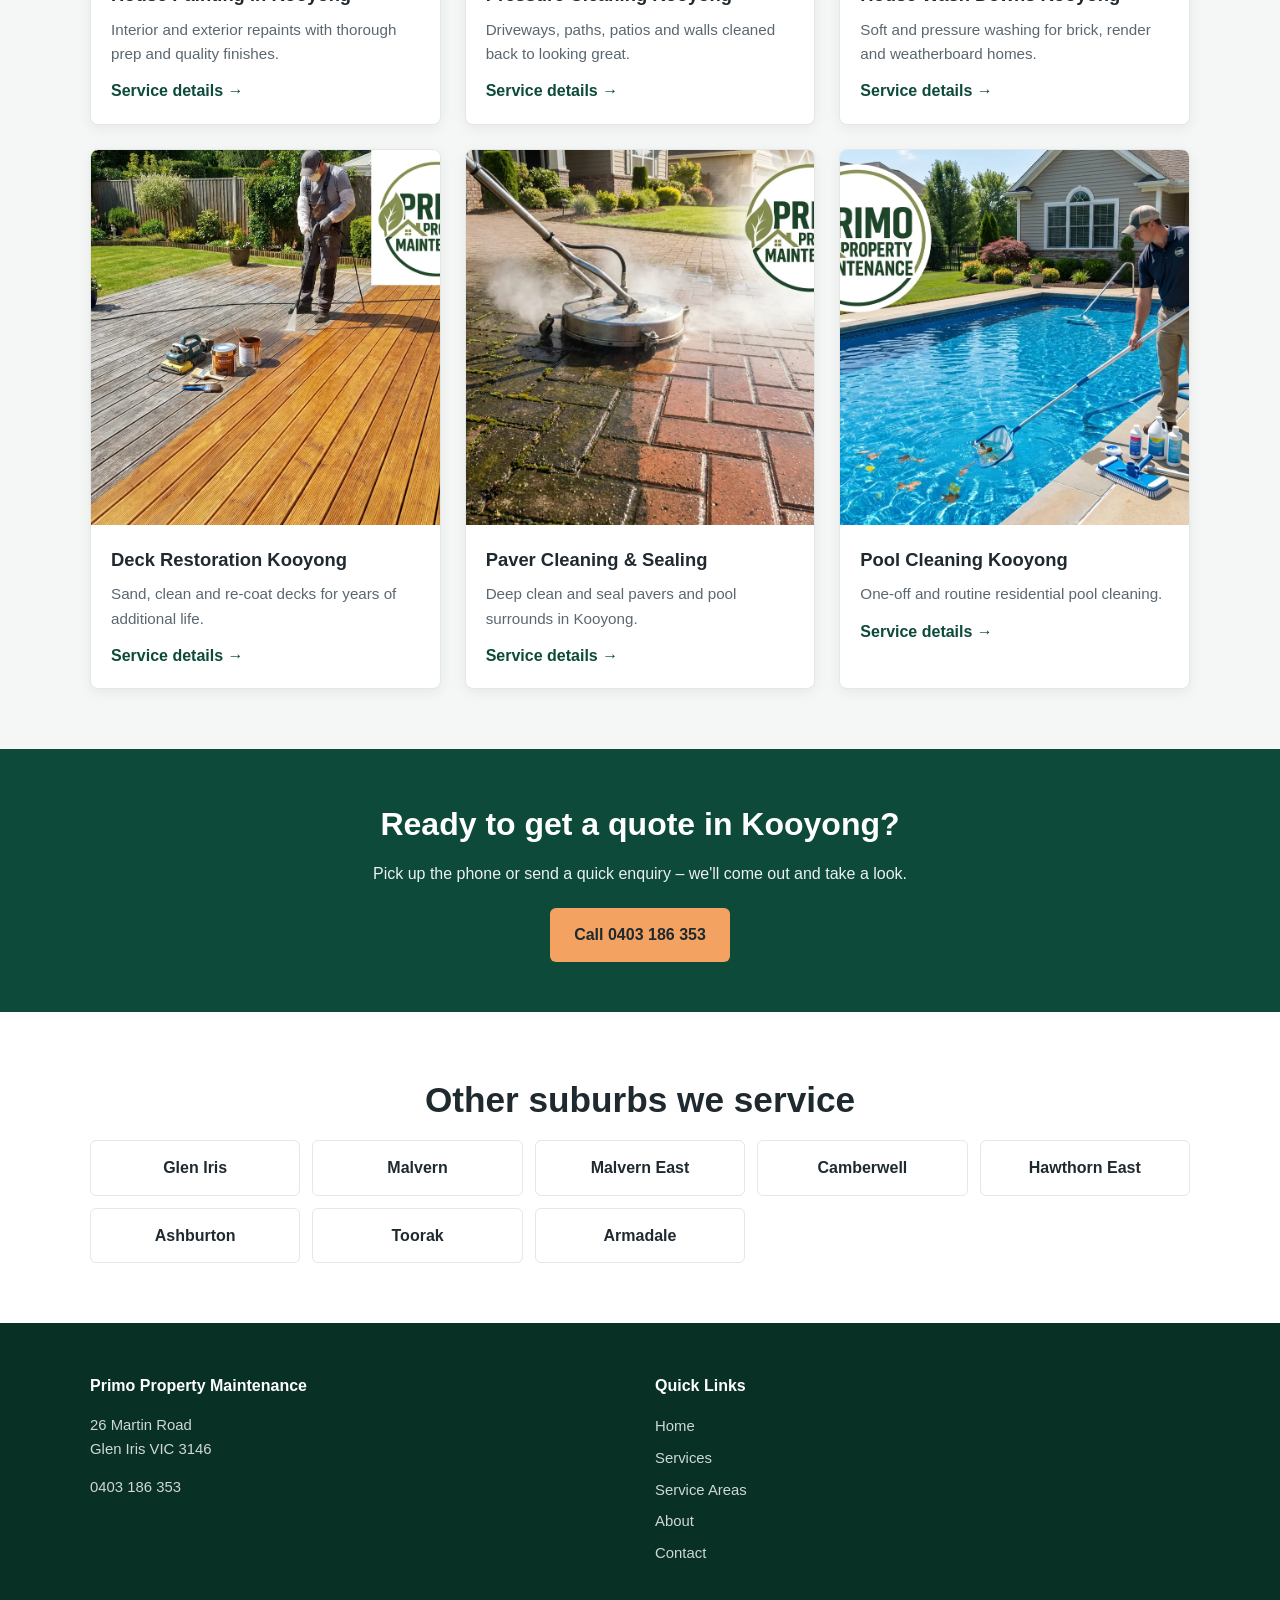
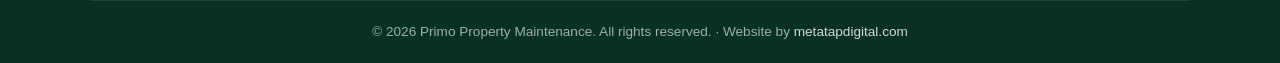
<file: areas/kooyong.html>
<!DOCTYPE html>
<html lang="en-AU">
<head>
<meta charset="UTF-8">
<meta name="viewport" content="width=device-width, initial-scale=1">
<title>Property Maintenance Kooyong VIC 3144 | Painting & Pressure Cleaning | Primo</title>
<meta name="description" content="Local property maintenance in Kooyong VIC 3144. House painting, high-pressure cleaning, deck restoration & exterior care from Glen Iris-based Primo Property Maintenance. Call 0403 186 353.">
<meta name="keywords" content="property maintenance Kooyong, house painter Kooyong, pressure cleaning Kooyong 3144, exterior cleaning Kooyong VIC">
<link rel="canonical" href="https://primopropertymaintenance.com.au/areas/kooyong.html">
<meta property="og:title" content="Property Maintenance Kooyong VIC | Primo">
<meta property="og:description" content="Painting, pressure cleaning, deck restoration and exterior maintenance in Kooyong 3144.">
<meta property="og:type" content="website">
<meta property="og:url" content="https://primopropertymaintenance.com.au/areas/kooyong.html">
<link rel="icon" type="image/png" href="../images/favicon.png">
<link rel="apple-touch-icon" href="../images/favicon.png">
<link rel="stylesheet" href="../css/styles.css">
<script type="application/ld+json">
{
  "@context": "https://schema.org",
  "@type": "LocalBusiness",
  "name": "Primo Property Maintenance",
  "image": "https://primopropertymaintenance.com.au/images/area-kooyong.jpg",
  "url": "https://primopropertymaintenance.com.au/areas/kooyong.html",
  "telephone": "+61403186353",
  "address": {
    "@type": "PostalAddress",
    "streetAddress": "26 Martin Road",
    "addressLocality": "Glen Iris",
    "addressRegion": "VIC",
    "postalCode": "3146",
    "addressCountry": "AU"
  },
  "areaServed": {
    "@type": "Place",
    "name": "Kooyong, VIC 3144, Australia"
  },
  "priceRange": "$$"
}
</script>
</head>
<body>

<header class="site-header">
  <div class="header-inner">
    <a href="../index.html" class="logo" aria-label="Primo Property Maintenance home"><picture><source srcset="../images/primo-property-logo.webp" type="image/webp"><img src="../images/primo-property-logo.png" alt="Primo Property Maintenance" width="52" height="52"></picture><span class="logo-text">Primo Property Maintenance</span></a>
    <button class="nav-toggle" aria-label="Toggle navigation" aria-expanded="false">☰</button>
    <nav class="nav" aria-label="Main">
      <a href="../index.html">Home</a>
      <a href="../services.html">Services</a>
      <a href="../areas.html" class="active">Service Areas</a>
      <a href="../about.html">About</a>
      <a href="../contact.html">Contact</a>
      <a href="tel:0403186353" class="btn-cta">Call 0403 186 353</a>
    </nav>
  </div>
</header>

<div class="breadcrumbs">
  <div class="container"><a href="../index.html">Home</a> &rsaquo; <a href="../areas.html">Service Areas</a> &rsaquo; Kooyong</div>
</div>

<section class="hero" style="padding: 50px 0 40px;">
  <div class="container">
    <h1>Property Maintenance in Kooyong VIC 3144</h1>
    <p class="lede">House painting, pressure cleaning, deck restoration and exterior care for Kooyong homes – delivered by your local Glen Iris team.</p>
    <div class="hero-actions">
      <a href="tel:0403186353" class="btn btn-primary">Call 0403 186 353</a>
      <a href="../contact.html" class="btn btn-outline">Free Quote</a>
    </div>
  </div>
</section>

<section>
  <div class="container">
    <div>
      <h2>Your local property maintenance team in Kooyong</h2>
      <p>A small, tightly-held suburb that we know well – careful exterior care for Kooyong homes.</p>
      <p>Near Kooyong Park, Kooyong Station and Glenferrie Road, we look after exterior painting, pressure cleaning, deck restoration, paver sealing and general property maintenance for residential and commercial clients.</p>
      <p>Because we're based just a few minutes away in Glen Iris, we can be on-site quickly to quote and start work – and we know the streets, weather and styles of homes in Kooyong like the back of our hand.</p>
      <ul class="why-list">
        <li>Fully insured local team</li>
        <li>Free, no-obligation quotes in Kooyong</li>
        <li>Quality materials and proper preparation</li>
        <li>Tidy site, careful workmanship</li>
      </ul>
    </div>
  </div>
</section>

<section class="alt">
  <div class="container">
    <h2 class="section-title">Services we offer in Kooyong</h2>
    <p class="section-sub">All of our services are available throughout Kooyong 3144.</p>
    <div class="grid">
      <article class="card"><img class="card-img" src="../images/services/house-painting.webp" alt="House painting" loading="lazy" width="600" height="375"><div class="card-body"><h3>House Painting in Kooyong</h3><p>Interior and exterior repaints with thorough prep and quality finishes.</p><a href="../services.html#painting">Service details →</a></div></article>
      <article class="card"><img class="card-img" src="../images/services/pressure-cleaning.webp" alt="High-pressure cleaning" loading="lazy" width="600" height="375"><div class="card-body"><h3>Pressure Cleaning Kooyong</h3><p>Driveways, paths, patios and walls cleaned back to looking great.</p><a href="../services.html#pressure-cleaning">Service details →</a></div></article>
      <article class="card"><img class="card-img" src="../images/services/house-washing.webp" alt="House wash down" loading="lazy" width="600" height="375"><div class="card-body"><h3>House Wash Downs Kooyong</h3><p>Soft and pressure washing for brick, render and weatherboard homes.</p><a href="../services.html#house-washing">Service details →</a></div></article>
      <article class="card"><img class="card-img" src="../images/services/deck-restoration.webp" alt="Deck restoration" loading="lazy" width="600" height="375"><div class="card-body"><h3>Deck Restoration Kooyong</h3><p>Sand, clean and re-coat decks for years of additional life.</p><a href="../services.html#deck-restoration">Service details →</a></div></article>
      <article class="card"><img class="card-img" src="../images/services/paver-cleaning.webp" alt="Paver cleaning and sealing" loading="lazy" width="600" height="375"><div class="card-body"><h3>Paver Cleaning &amp; Sealing</h3><p>Deep clean and seal pavers and pool surrounds in Kooyong.</p><a href="../services.html#paver-cleaning">Service details →</a></div></article>
      <article class="card"><img class="card-img" src="../images/services/pool-cleaning.webp" alt="Pool cleaning" loading="lazy" width="600" height="375"><div class="card-body"><h3>Pool Cleaning Kooyong</h3><p>One-off and routine residential pool cleaning.</p><a href="../services.html#pool-cleaning">Service details →</a></div></article>
    </div>
  </div>
</section>

<section class="cta-strip">
  <h2>Ready to get a quote in Kooyong?</h2>
  <p>Pick up the phone or send a quick enquiry – we'll come out and take a look.</p>
  <a href="tel:0403186353" class="btn btn-primary">Call 0403 186 353</a>
</section>

<section>
  <div class="container">
    <h2 class="section-title">Other suburbs we service</h2>
    <div class="areas-grid">
      <a class="area-pill" href="glen-iris.html">Glen Iris</a>
      <a class="area-pill" href="malvern.html">Malvern</a>
      <a class="area-pill" href="malvern-east.html">Malvern East</a>
      <a class="area-pill" href="camberwell.html">Camberwell</a>
      <a class="area-pill" href="hawthorn-east.html">Hawthorn East</a>
      <a class="area-pill" href="ashburton.html">Ashburton</a>
      <a class="area-pill" href="toorak.html">Toorak</a>
      <a class="area-pill" href="armadale.html">Armadale</a>
    </div>
  </div>
</section>

<footer class="site-footer">
  <div class="container">
    <div class="footer-grid">
      <div>
        <h4>Primo Property Maintenance</h4>
        <p>26 Martin Road<br>Glen Iris VIC 3146</p>
        <p><a href="tel:0403186353">0403 186 353</a></p>
      </div>
      <div>
        <h4>Quick Links</h4>
        <ul>
          <li><a href="../index.html">Home</a></li>
          <li><a href="../services.html">Services</a></li>
          <li><a href="../areas.html">Service Areas</a></li>
          <li><a href="../about.html">About</a></li>
          <li><a href="../contact.html">Contact</a></li>
        </ul>
      </div>
    </div>
    <div class="footer-bottom">
      &copy; <span data-year></span> Primo Property Maintenance. All rights reserved. &middot; Website by <a href="https://metatapdigital.com" target="_blank" rel="noopener">metatapdigital.com</a>
    </div>
  </div>
</footer>

<script src="../js/main.js"></script>
</body>
</html>
</file>
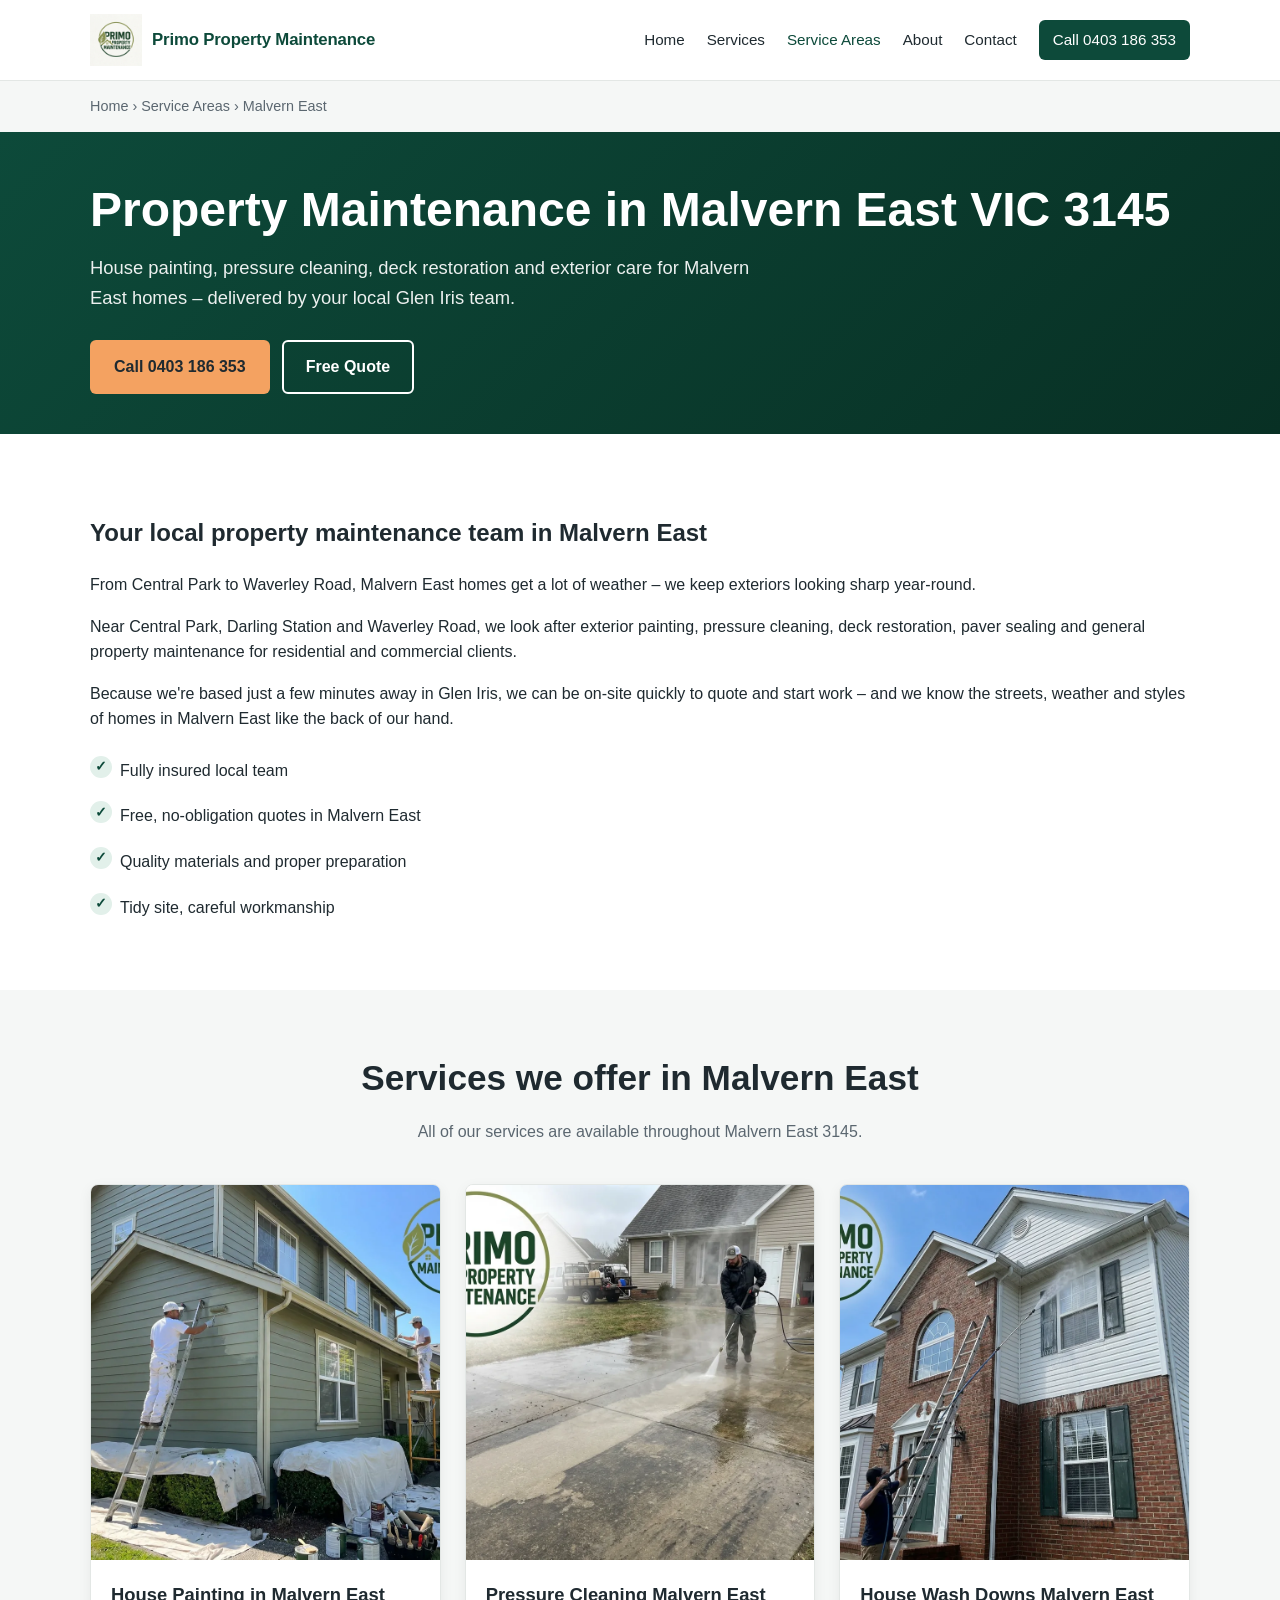
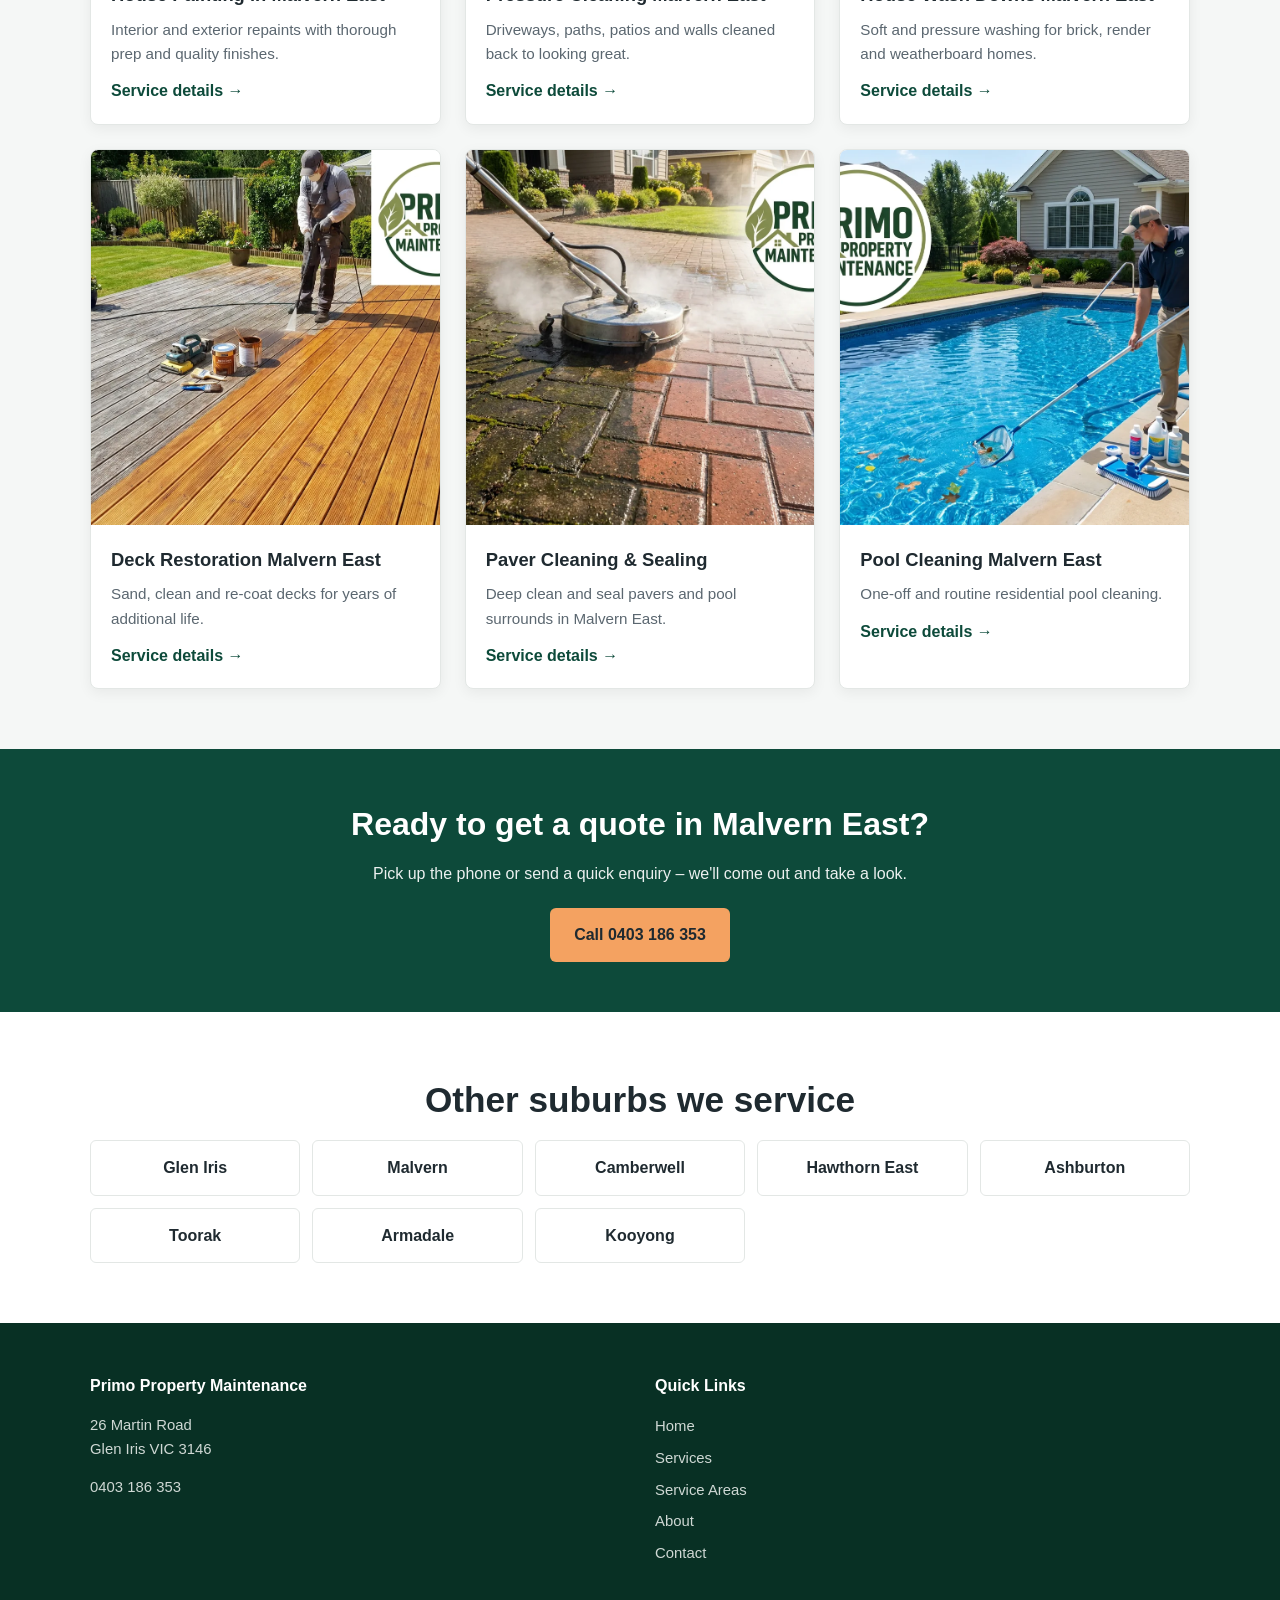
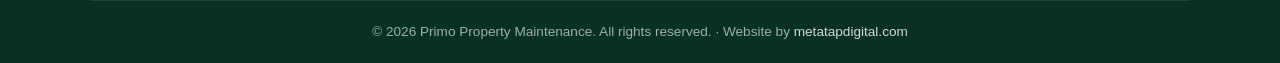
<file: areas/malvern-east.html>
<!DOCTYPE html>
<html lang="en-AU">
<head>
<meta charset="UTF-8">
<meta name="viewport" content="width=device-width, initial-scale=1">
<title>Property Maintenance Malvern East VIC 3145 | Painting & Pressure Cleaning | Primo</title>
<meta name="description" content="Local property maintenance in Malvern East VIC 3145. House painting, high-pressure cleaning, deck restoration & exterior care from Glen Iris-based Primo Property Maintenance. Call 0403 186 353.">
<meta name="keywords" content="property maintenance Malvern East, house painter Malvern East, pressure cleaning Malvern East 3145, exterior cleaning Malvern East VIC">
<link rel="canonical" href="https://primopropertymaintenance.com.au/areas/malvern-east.html">
<meta property="og:title" content="Property Maintenance Malvern East VIC | Primo">
<meta property="og:description" content="Painting, pressure cleaning, deck restoration and exterior maintenance in Malvern East 3145.">
<meta property="og:type" content="website">
<meta property="og:url" content="https://primopropertymaintenance.com.au/areas/malvern-east.html">
<link rel="icon" type="image/png" href="../images/favicon.png">
<link rel="apple-touch-icon" href="../images/favicon.png">
<link rel="stylesheet" href="../css/styles.css">
<script type="application/ld+json">
{
  "@context": "https://schema.org",
  "@type": "LocalBusiness",
  "name": "Primo Property Maintenance",
  "image": "https://primopropertymaintenance.com.au/images/area-malvern-east.jpg",
  "url": "https://primopropertymaintenance.com.au/areas/malvern-east.html",
  "telephone": "+61403186353",
  "address": {
    "@type": "PostalAddress",
    "streetAddress": "26 Martin Road",
    "addressLocality": "Glen Iris",
    "addressRegion": "VIC",
    "postalCode": "3146",
    "addressCountry": "AU"
  },
  "areaServed": {
    "@type": "Place",
    "name": "Malvern East, VIC 3145, Australia"
  },
  "priceRange": "$$"
}
</script>
</head>
<body>

<header class="site-header">
  <div class="header-inner">
    <a href="../index.html" class="logo" aria-label="Primo Property Maintenance home"><picture><source srcset="../images/primo-property-logo.webp" type="image/webp"><img src="../images/primo-property-logo.png" alt="Primo Property Maintenance" width="52" height="52"></picture><span class="logo-text">Primo Property Maintenance</span></a>
    <button class="nav-toggle" aria-label="Toggle navigation" aria-expanded="false">☰</button>
    <nav class="nav" aria-label="Main">
      <a href="../index.html">Home</a>
      <a href="../services.html">Services</a>
      <a href="../areas.html" class="active">Service Areas</a>
      <a href="../about.html">About</a>
      <a href="../contact.html">Contact</a>
      <a href="tel:0403186353" class="btn-cta">Call 0403 186 353</a>
    </nav>
  </div>
</header>

<div class="breadcrumbs">
  <div class="container"><a href="../index.html">Home</a> &rsaquo; <a href="../areas.html">Service Areas</a> &rsaquo; Malvern East</div>
</div>

<section class="hero" style="padding: 50px 0 40px;">
  <div class="container">
    <h1>Property Maintenance in Malvern East VIC 3145</h1>
    <p class="lede">House painting, pressure cleaning, deck restoration and exterior care for Malvern East homes – delivered by your local Glen Iris team.</p>
    <div class="hero-actions">
      <a href="tel:0403186353" class="btn btn-primary">Call 0403 186 353</a>
      <a href="../contact.html" class="btn btn-outline">Free Quote</a>
    </div>
  </div>
</section>

<section>
  <div class="container">
    <div>
      <h2>Your local property maintenance team in Malvern East</h2>
      <p>From Central Park to Waverley Road, Malvern East homes get a lot of weather – we keep exteriors looking sharp year-round.</p>
      <p>Near Central Park, Darling Station and Waverley Road, we look after exterior painting, pressure cleaning, deck restoration, paver sealing and general property maintenance for residential and commercial clients.</p>
      <p>Because we're based just a few minutes away in Glen Iris, we can be on-site quickly to quote and start work – and we know the streets, weather and styles of homes in Malvern East like the back of our hand.</p>
      <ul class="why-list">
        <li>Fully insured local team</li>
        <li>Free, no-obligation quotes in Malvern East</li>
        <li>Quality materials and proper preparation</li>
        <li>Tidy site, careful workmanship</li>
      </ul>
    </div>
  </div>
</section>

<section class="alt">
  <div class="container">
    <h2 class="section-title">Services we offer in Malvern East</h2>
    <p class="section-sub">All of our services are available throughout Malvern East 3145.</p>
    <div class="grid">
      <article class="card"><img class="card-img" src="../images/services/house-painting.webp" alt="House painting" loading="lazy" width="600" height="375"><div class="card-body"><h3>House Painting in Malvern East</h3><p>Interior and exterior repaints with thorough prep and quality finishes.</p><a href="../services.html#painting">Service details →</a></div></article>
      <article class="card"><img class="card-img" src="../images/services/pressure-cleaning.webp" alt="High-pressure cleaning" loading="lazy" width="600" height="375"><div class="card-body"><h3>Pressure Cleaning Malvern East</h3><p>Driveways, paths, patios and walls cleaned back to looking great.</p><a href="../services.html#pressure-cleaning">Service details →</a></div></article>
      <article class="card"><img class="card-img" src="../images/services/house-washing.webp" alt="House wash down" loading="lazy" width="600" height="375"><div class="card-body"><h3>House Wash Downs Malvern East</h3><p>Soft and pressure washing for brick, render and weatherboard homes.</p><a href="../services.html#house-washing">Service details →</a></div></article>
      <article class="card"><img class="card-img" src="../images/services/deck-restoration.webp" alt="Deck restoration" loading="lazy" width="600" height="375"><div class="card-body"><h3>Deck Restoration Malvern East</h3><p>Sand, clean and re-coat decks for years of additional life.</p><a href="../services.html#deck-restoration">Service details →</a></div></article>
      <article class="card"><img class="card-img" src="../images/services/paver-cleaning.webp" alt="Paver cleaning and sealing" loading="lazy" width="600" height="375"><div class="card-body"><h3>Paver Cleaning &amp; Sealing</h3><p>Deep clean and seal pavers and pool surrounds in Malvern East.</p><a href="../services.html#paver-cleaning">Service details →</a></div></article>
      <article class="card"><img class="card-img" src="../images/services/pool-cleaning.webp" alt="Pool cleaning" loading="lazy" width="600" height="375"><div class="card-body"><h3>Pool Cleaning Malvern East</h3><p>One-off and routine residential pool cleaning.</p><a href="../services.html#pool-cleaning">Service details →</a></div></article>
    </div>
  </div>
</section>

<section class="cta-strip">
  <h2>Ready to get a quote in Malvern East?</h2>
  <p>Pick up the phone or send a quick enquiry – we'll come out and take a look.</p>
  <a href="tel:0403186353" class="btn btn-primary">Call 0403 186 353</a>
</section>

<section>
  <div class="container">
    <h2 class="section-title">Other suburbs we service</h2>
    <div class="areas-grid">
      <a class="area-pill" href="glen-iris.html">Glen Iris</a>
      <a class="area-pill" href="malvern.html">Malvern</a>
      <a class="area-pill" href="camberwell.html">Camberwell</a>
      <a class="area-pill" href="hawthorn-east.html">Hawthorn East</a>
      <a class="area-pill" href="ashburton.html">Ashburton</a>
      <a class="area-pill" href="toorak.html">Toorak</a>
      <a class="area-pill" href="armadale.html">Armadale</a>
      <a class="area-pill" href="kooyong.html">Kooyong</a>
    </div>
  </div>
</section>

<footer class="site-footer">
  <div class="container">
    <div class="footer-grid">
      <div>
        <h4>Primo Property Maintenance</h4>
        <p>26 Martin Road<br>Glen Iris VIC 3146</p>
        <p><a href="tel:0403186353">0403 186 353</a></p>
      </div>
      <div>
        <h4>Quick Links</h4>
        <ul>
          <li><a href="../index.html">Home</a></li>
          <li><a href="../services.html">Services</a></li>
          <li><a href="../areas.html">Service Areas</a></li>
          <li><a href="../about.html">About</a></li>
          <li><a href="../contact.html">Contact</a></li>
        </ul>
      </div>
    </div>
    <div class="footer-bottom">
      &copy; <span data-year></span> Primo Property Maintenance. All rights reserved. &middot; Website by <a href="https://metatapdigital.com" target="_blank" rel="noopener">metatapdigital.com</a>
    </div>
  </div>
</footer>

<script src="../js/main.js"></script>
</body>
</html>
</file>
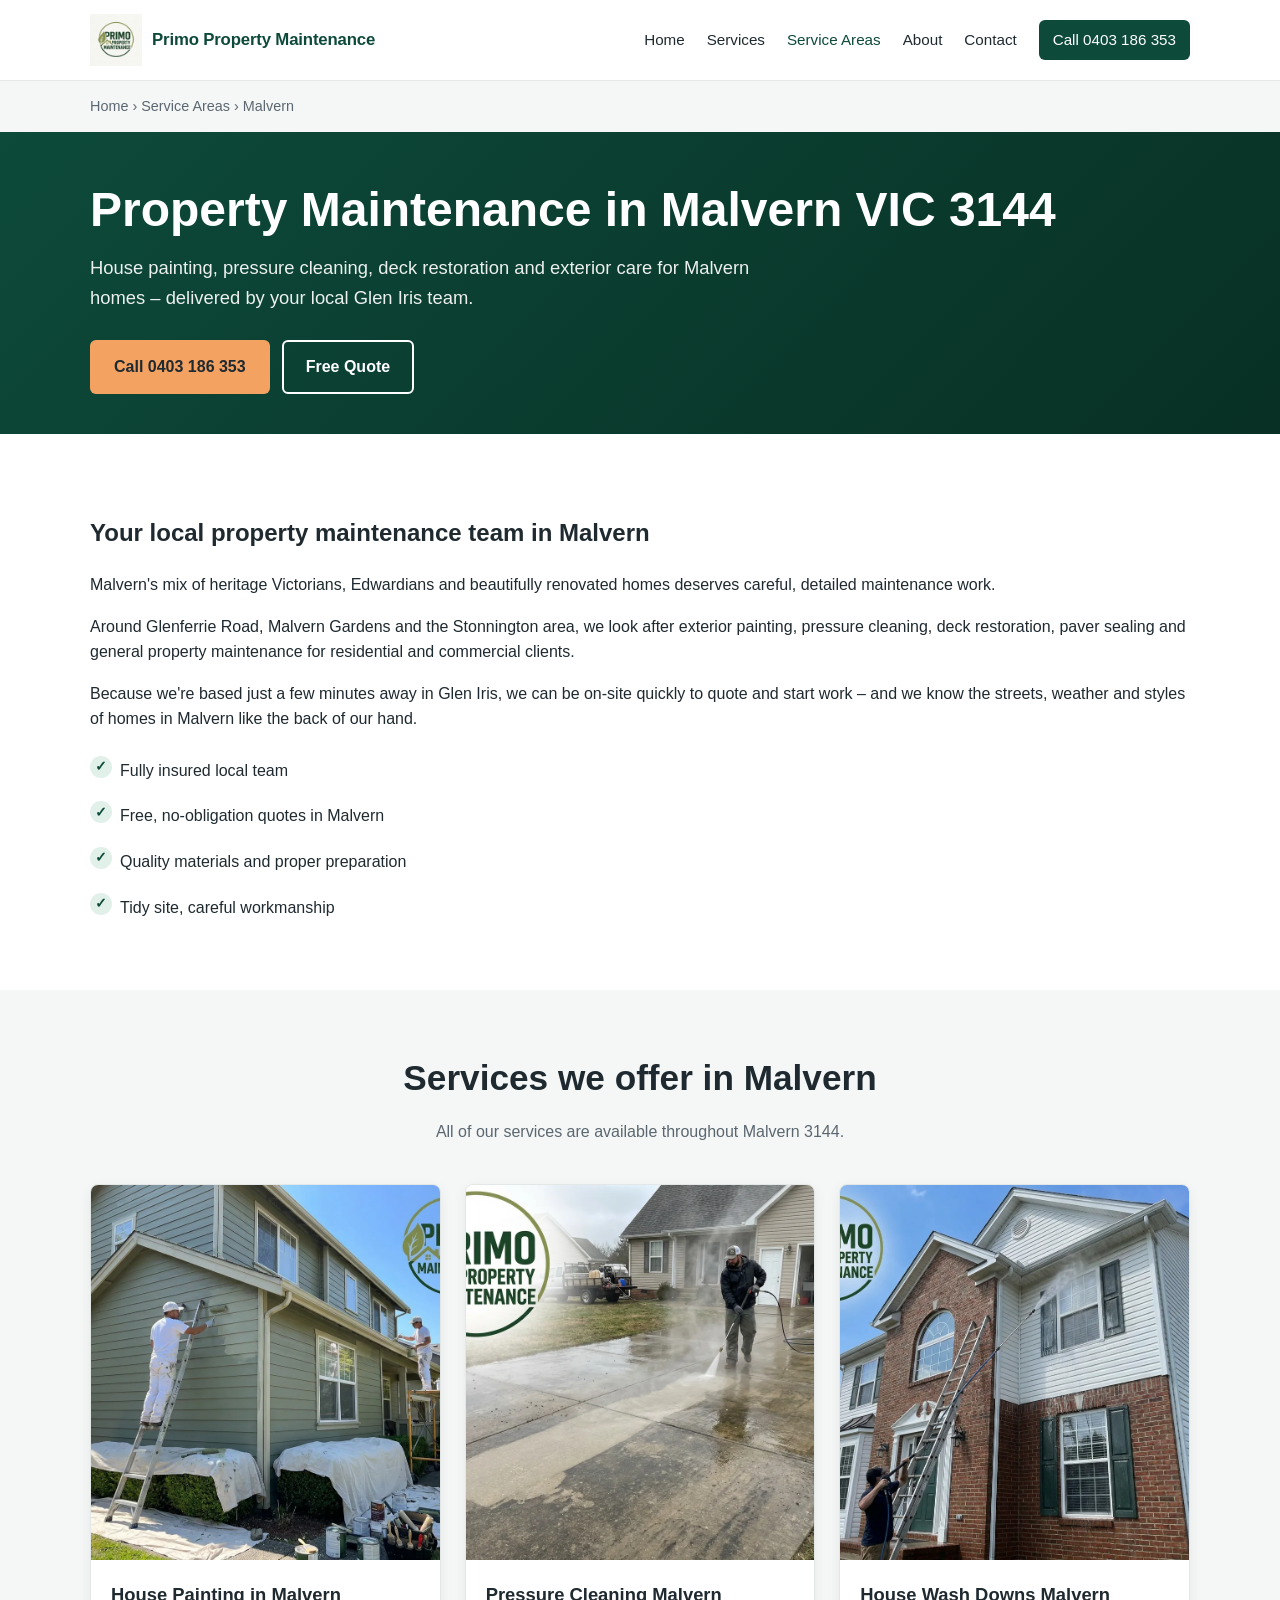
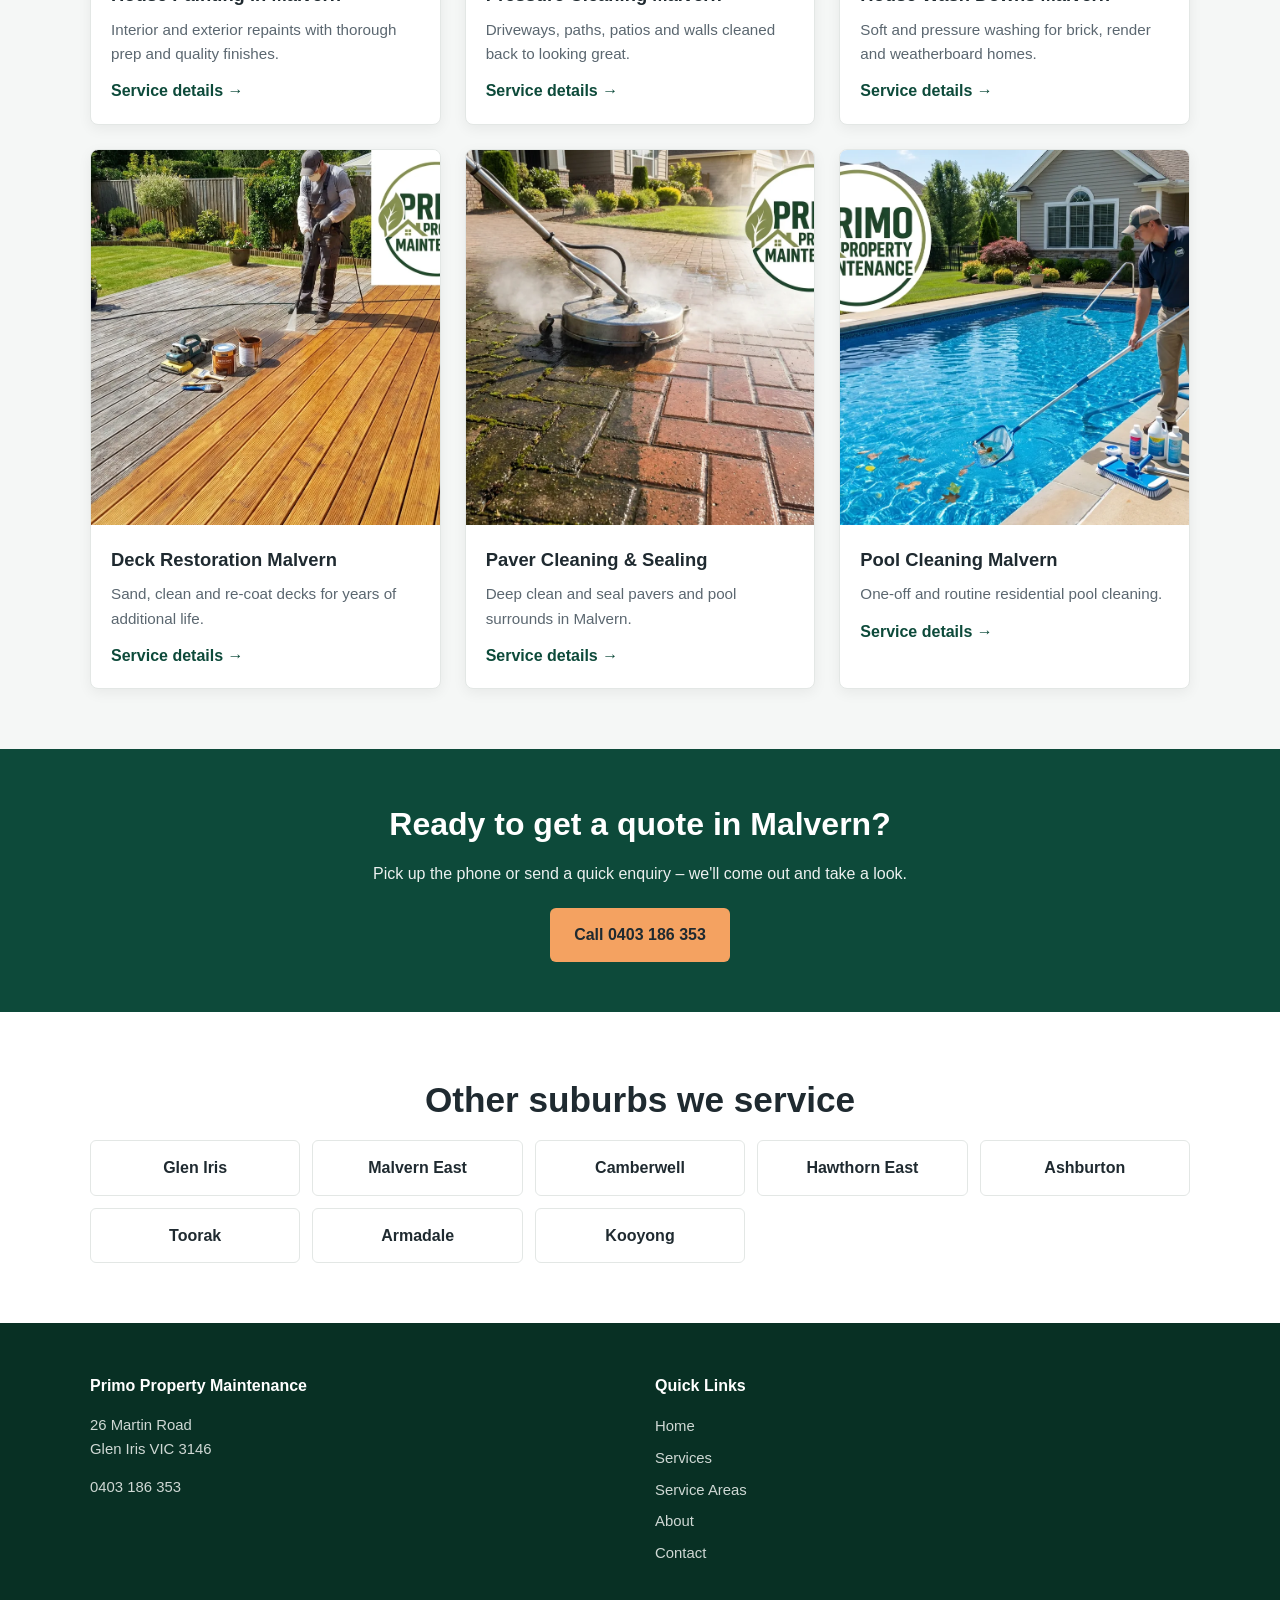
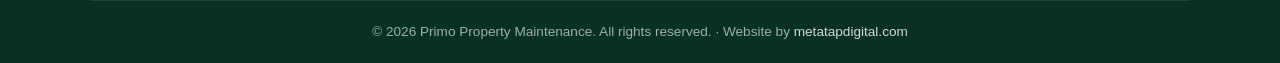
<file: areas/malvern.html>
<!DOCTYPE html>
<html lang="en-AU">
<head>
<meta charset="UTF-8">
<meta name="viewport" content="width=device-width, initial-scale=1">
<title>Property Maintenance Malvern VIC 3144 | Painting & Pressure Cleaning | Primo</title>
<meta name="description" content="Local property maintenance in Malvern VIC 3144. House painting, high-pressure cleaning, deck restoration & exterior care from Glen Iris-based Primo Property Maintenance. Call 0403 186 353.">
<meta name="keywords" content="property maintenance Malvern, house painter Malvern, pressure cleaning Malvern 3144, exterior cleaning Malvern VIC">
<link rel="canonical" href="https://primopropertymaintenance.com.au/areas/malvern.html">
<meta property="og:title" content="Property Maintenance Malvern VIC | Primo">
<meta property="og:description" content="Painting, pressure cleaning, deck restoration and exterior maintenance in Malvern 3144.">
<meta property="og:type" content="website">
<meta property="og:url" content="https://primopropertymaintenance.com.au/areas/malvern.html">
<link rel="icon" type="image/png" href="../images/favicon.png">
<link rel="apple-touch-icon" href="../images/favicon.png">
<link rel="stylesheet" href="../css/styles.css">
<script type="application/ld+json">
{
  "@context": "https://schema.org",
  "@type": "LocalBusiness",
  "name": "Primo Property Maintenance",
  "image": "https://primopropertymaintenance.com.au/images/area-malvern.jpg",
  "url": "https://primopropertymaintenance.com.au/areas/malvern.html",
  "telephone": "+61403186353",
  "address": {
    "@type": "PostalAddress",
    "streetAddress": "26 Martin Road",
    "addressLocality": "Glen Iris",
    "addressRegion": "VIC",
    "postalCode": "3146",
    "addressCountry": "AU"
  },
  "areaServed": {
    "@type": "Place",
    "name": "Malvern, VIC 3144, Australia"
  },
  "priceRange": "$$"
}
</script>
</head>
<body>

<header class="site-header">
  <div class="header-inner">
    <a href="../index.html" class="logo" aria-label="Primo Property Maintenance home"><picture><source srcset="../images/primo-property-logo.webp" type="image/webp"><img src="../images/primo-property-logo.png" alt="Primo Property Maintenance" width="52" height="52"></picture><span class="logo-text">Primo Property Maintenance</span></a>
    <button class="nav-toggle" aria-label="Toggle navigation" aria-expanded="false">☰</button>
    <nav class="nav" aria-label="Main">
      <a href="../index.html">Home</a>
      <a href="../services.html">Services</a>
      <a href="../areas.html" class="active">Service Areas</a>
      <a href="../about.html">About</a>
      <a href="../contact.html">Contact</a>
      <a href="tel:0403186353" class="btn-cta">Call 0403 186 353</a>
    </nav>
  </div>
</header>

<div class="breadcrumbs">
  <div class="container"><a href="../index.html">Home</a> &rsaquo; <a href="../areas.html">Service Areas</a> &rsaquo; Malvern</div>
</div>

<section class="hero" style="padding: 50px 0 40px;">
  <div class="container">
    <h1>Property Maintenance in Malvern VIC 3144</h1>
    <p class="lede">House painting, pressure cleaning, deck restoration and exterior care for Malvern homes – delivered by your local Glen Iris team.</p>
    <div class="hero-actions">
      <a href="tel:0403186353" class="btn btn-primary">Call 0403 186 353</a>
      <a href="../contact.html" class="btn btn-outline">Free Quote</a>
    </div>
  </div>
</section>

<section>
  <div class="container">
    <div>
      <h2>Your local property maintenance team in Malvern</h2>
      <p>Malvern's mix of heritage Victorians, Edwardians and beautifully renovated homes deserves careful, detailed maintenance work.</p>
      <p>Around Glenferrie Road, Malvern Gardens and the Stonnington area, we look after exterior painting, pressure cleaning, deck restoration, paver sealing and general property maintenance for residential and commercial clients.</p>
      <p>Because we're based just a few minutes away in Glen Iris, we can be on-site quickly to quote and start work – and we know the streets, weather and styles of homes in Malvern like the back of our hand.</p>
      <ul class="why-list">
        <li>Fully insured local team</li>
        <li>Free, no-obligation quotes in Malvern</li>
        <li>Quality materials and proper preparation</li>
        <li>Tidy site, careful workmanship</li>
      </ul>
    </div>
  </div>
</section>

<section class="alt">
  <div class="container">
    <h2 class="section-title">Services we offer in Malvern</h2>
    <p class="section-sub">All of our services are available throughout Malvern 3144.</p>
    <div class="grid">
      <article class="card"><img class="card-img" src="../images/services/house-painting.webp" alt="House painting" loading="lazy" width="600" height="375"><div class="card-body"><h3>House Painting in Malvern</h3><p>Interior and exterior repaints with thorough prep and quality finishes.</p><a href="../services.html#painting">Service details →</a></div></article>
      <article class="card"><img class="card-img" src="../images/services/pressure-cleaning.webp" alt="High-pressure cleaning" loading="lazy" width="600" height="375"><div class="card-body"><h3>Pressure Cleaning Malvern</h3><p>Driveways, paths, patios and walls cleaned back to looking great.</p><a href="../services.html#pressure-cleaning">Service details →</a></div></article>
      <article class="card"><img class="card-img" src="../images/services/house-washing.webp" alt="House wash down" loading="lazy" width="600" height="375"><div class="card-body"><h3>House Wash Downs Malvern</h3><p>Soft and pressure washing for brick, render and weatherboard homes.</p><a href="../services.html#house-washing">Service details →</a></div></article>
      <article class="card"><img class="card-img" src="../images/services/deck-restoration.webp" alt="Deck restoration" loading="lazy" width="600" height="375"><div class="card-body"><h3>Deck Restoration Malvern</h3><p>Sand, clean and re-coat decks for years of additional life.</p><a href="../services.html#deck-restoration">Service details →</a></div></article>
      <article class="card"><img class="card-img" src="../images/services/paver-cleaning.webp" alt="Paver cleaning and sealing" loading="lazy" width="600" height="375"><div class="card-body"><h3>Paver Cleaning &amp; Sealing</h3><p>Deep clean and seal pavers and pool surrounds in Malvern.</p><a href="../services.html#paver-cleaning">Service details →</a></div></article>
      <article class="card"><img class="card-img" src="../images/services/pool-cleaning.webp" alt="Pool cleaning" loading="lazy" width="600" height="375"><div class="card-body"><h3>Pool Cleaning Malvern</h3><p>One-off and routine residential pool cleaning.</p><a href="../services.html#pool-cleaning">Service details →</a></div></article>
    </div>
  </div>
</section>

<section class="cta-strip">
  <h2>Ready to get a quote in Malvern?</h2>
  <p>Pick up the phone or send a quick enquiry – we'll come out and take a look.</p>
  <a href="tel:0403186353" class="btn btn-primary">Call 0403 186 353</a>
</section>

<section>
  <div class="container">
    <h2 class="section-title">Other suburbs we service</h2>
    <div class="areas-grid">
      <a class="area-pill" href="glen-iris.html">Glen Iris</a>
      <a class="area-pill" href="malvern-east.html">Malvern East</a>
      <a class="area-pill" href="camberwell.html">Camberwell</a>
      <a class="area-pill" href="hawthorn-east.html">Hawthorn East</a>
      <a class="area-pill" href="ashburton.html">Ashburton</a>
      <a class="area-pill" href="toorak.html">Toorak</a>
      <a class="area-pill" href="armadale.html">Armadale</a>
      <a class="area-pill" href="kooyong.html">Kooyong</a>
    </div>
  </div>
</section>

<footer class="site-footer">
  <div class="container">
    <div class="footer-grid">
      <div>
        <h4>Primo Property Maintenance</h4>
        <p>26 Martin Road<br>Glen Iris VIC 3146</p>
        <p><a href="tel:0403186353">0403 186 353</a></p>
      </div>
      <div>
        <h4>Quick Links</h4>
        <ul>
          <li><a href="../index.html">Home</a></li>
          <li><a href="../services.html">Services</a></li>
          <li><a href="../areas.html">Service Areas</a></li>
          <li><a href="../about.html">About</a></li>
          <li><a href="../contact.html">Contact</a></li>
        </ul>
      </div>
    </div>
    <div class="footer-bottom">
      &copy; <span data-year></span> Primo Property Maintenance. All rights reserved. &middot; Website by <a href="https://metatapdigital.com" target="_blank" rel="noopener">metatapdigital.com</a>
    </div>
  </div>
</footer>

<script src="../js/main.js"></script>
</body>
</html>
</file>
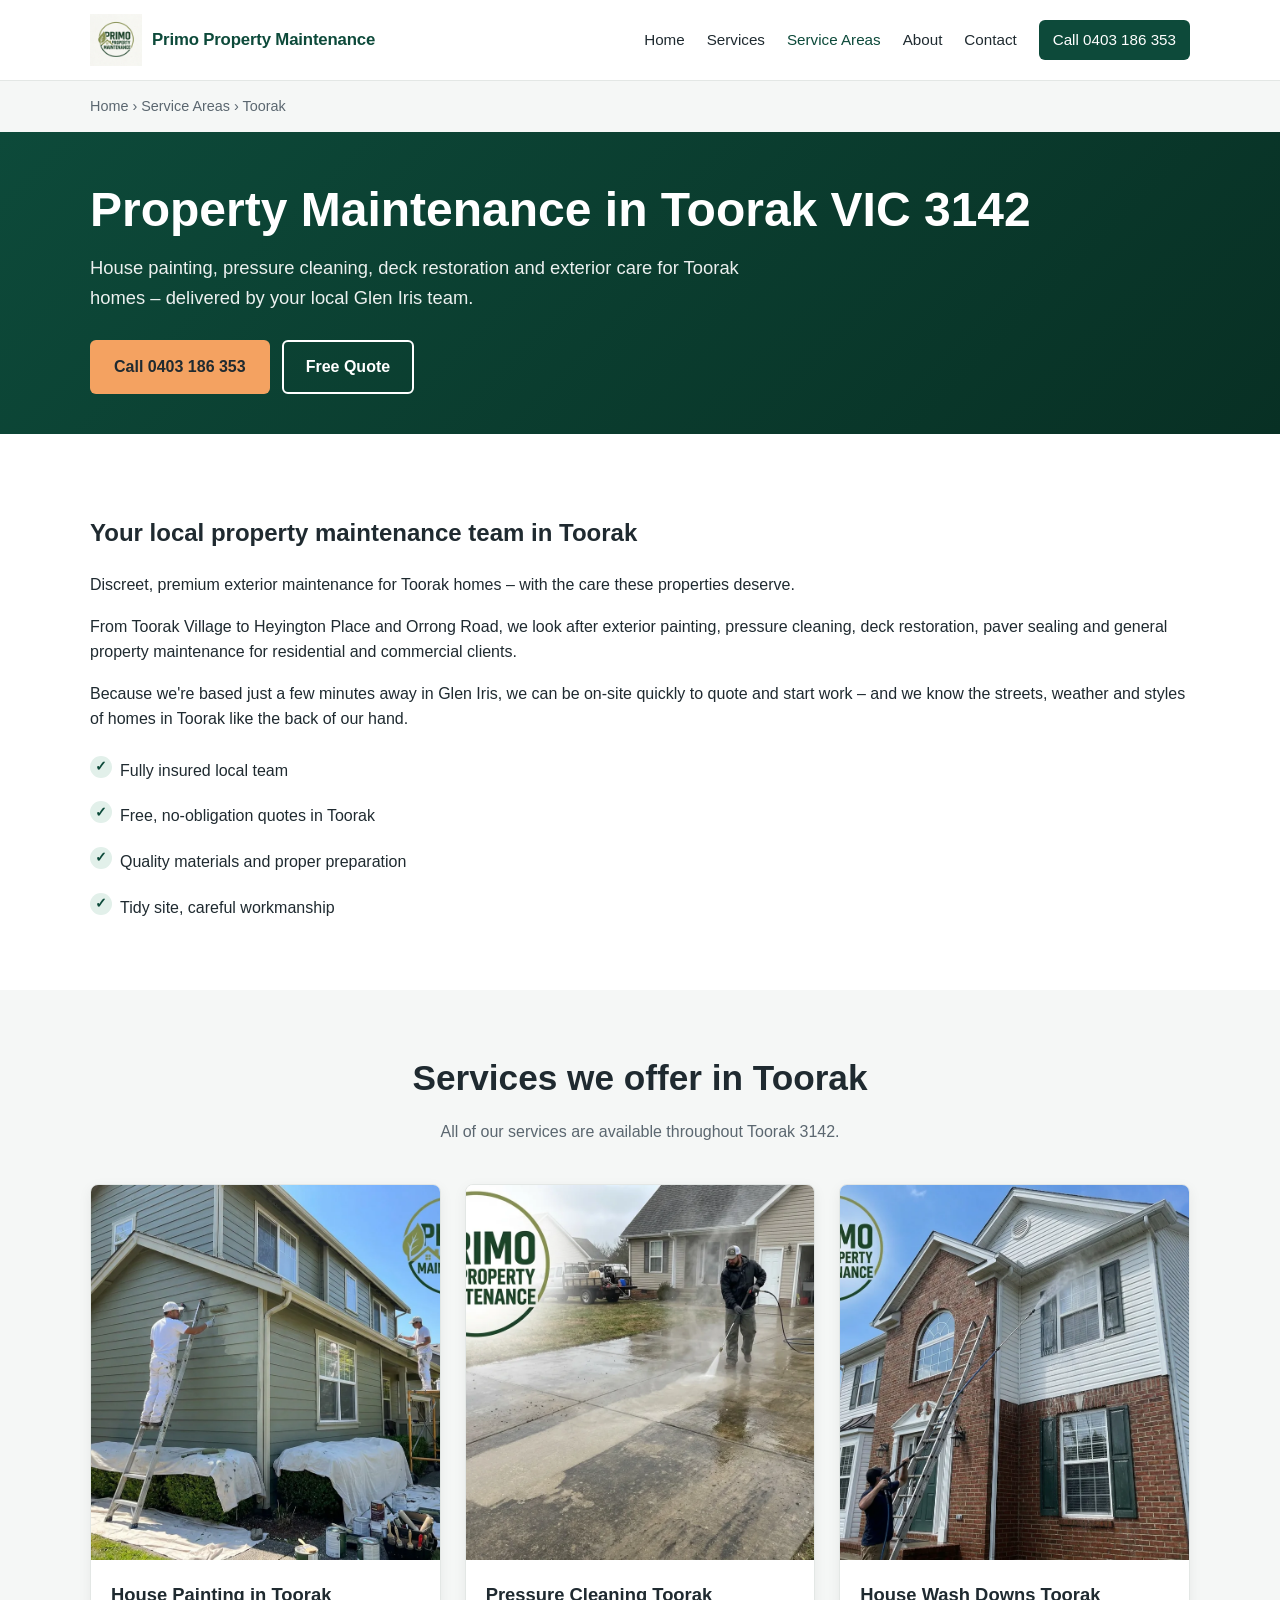
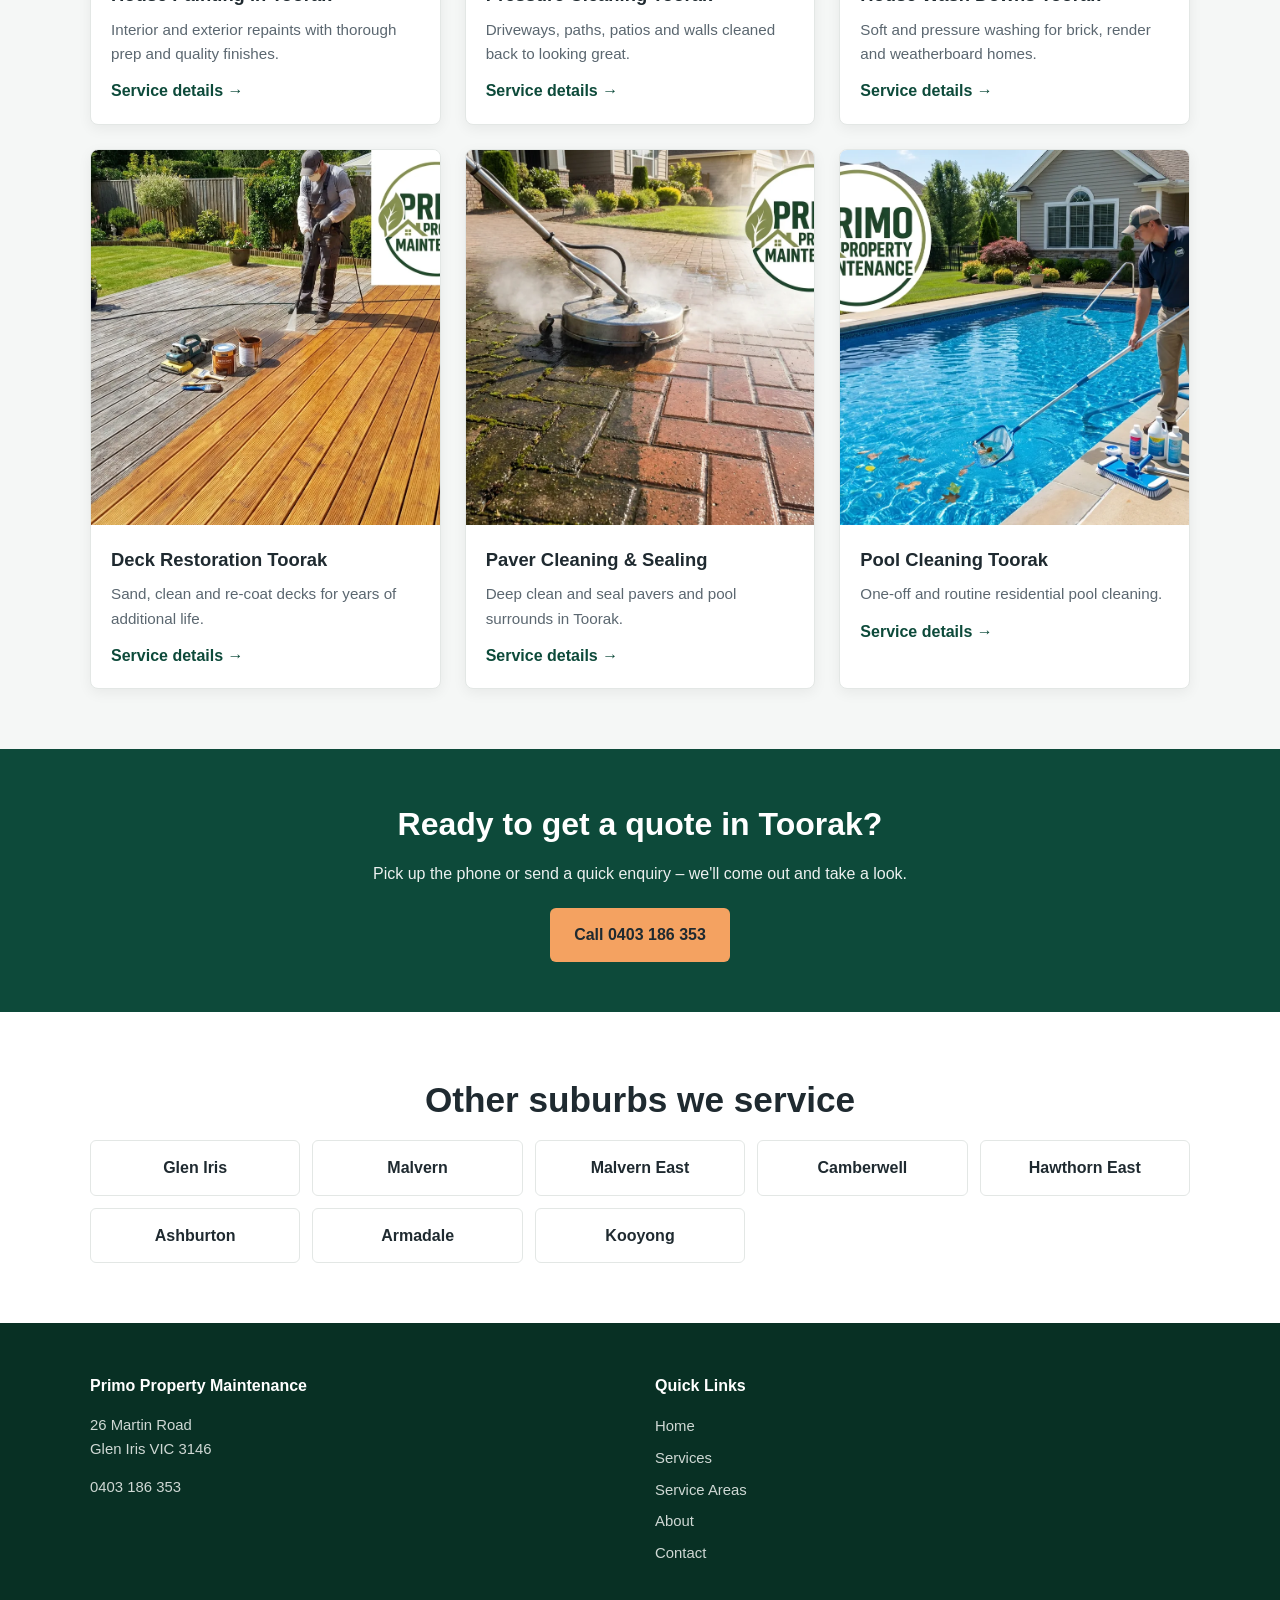
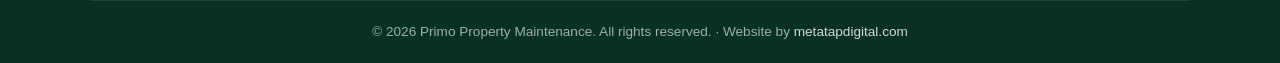
<file: areas/toorak.html>
<!DOCTYPE html>
<html lang="en-AU">
<head>
<meta charset="UTF-8">
<meta name="viewport" content="width=device-width, initial-scale=1">
<title>Property Maintenance Toorak VIC 3142 | Painting & Pressure Cleaning | Primo</title>
<meta name="description" content="Local property maintenance in Toorak VIC 3142. House painting, high-pressure cleaning, deck restoration & exterior care from Glen Iris-based Primo Property Maintenance. Call 0403 186 353.">
<meta name="keywords" content="property maintenance Toorak, house painter Toorak, pressure cleaning Toorak 3142, exterior cleaning Toorak VIC">
<link rel="canonical" href="https://primopropertymaintenance.com.au/areas/toorak.html">
<meta property="og:title" content="Property Maintenance Toorak VIC | Primo">
<meta property="og:description" content="Painting, pressure cleaning, deck restoration and exterior maintenance in Toorak 3142.">
<meta property="og:type" content="website">
<meta property="og:url" content="https://primopropertymaintenance.com.au/areas/toorak.html">
<link rel="icon" type="image/png" href="../images/favicon.png">
<link rel="apple-touch-icon" href="../images/favicon.png">
<link rel="stylesheet" href="../css/styles.css">
<script type="application/ld+json">
{
  "@context": "https://schema.org",
  "@type": "LocalBusiness",
  "name": "Primo Property Maintenance",
  "image": "https://primopropertymaintenance.com.au/images/area-toorak.jpg",
  "url": "https://primopropertymaintenance.com.au/areas/toorak.html",
  "telephone": "+61403186353",
  "address": {
    "@type": "PostalAddress",
    "streetAddress": "26 Martin Road",
    "addressLocality": "Glen Iris",
    "addressRegion": "VIC",
    "postalCode": "3146",
    "addressCountry": "AU"
  },
  "areaServed": {
    "@type": "Place",
    "name": "Toorak, VIC 3142, Australia"
  },
  "priceRange": "$$"
}
</script>
</head>
<body>

<header class="site-header">
  <div class="header-inner">
    <a href="../index.html" class="logo" aria-label="Primo Property Maintenance home"><picture><source srcset="../images/primo-property-logo.webp" type="image/webp"><img src="../images/primo-property-logo.png" alt="Primo Property Maintenance" width="52" height="52"></picture><span class="logo-text">Primo Property Maintenance</span></a>
    <button class="nav-toggle" aria-label="Toggle navigation" aria-expanded="false">☰</button>
    <nav class="nav" aria-label="Main">
      <a href="../index.html">Home</a>
      <a href="../services.html">Services</a>
      <a href="../areas.html" class="active">Service Areas</a>
      <a href="../about.html">About</a>
      <a href="../contact.html">Contact</a>
      <a href="tel:0403186353" class="btn-cta">Call 0403 186 353</a>
    </nav>
  </div>
</header>

<div class="breadcrumbs">
  <div class="container"><a href="../index.html">Home</a> &rsaquo; <a href="../areas.html">Service Areas</a> &rsaquo; Toorak</div>
</div>

<section class="hero" style="padding: 50px 0 40px;">
  <div class="container">
    <h1>Property Maintenance in Toorak VIC 3142</h1>
    <p class="lede">House painting, pressure cleaning, deck restoration and exterior care for Toorak homes – delivered by your local Glen Iris team.</p>
    <div class="hero-actions">
      <a href="tel:0403186353" class="btn btn-primary">Call 0403 186 353</a>
      <a href="../contact.html" class="btn btn-outline">Free Quote</a>
    </div>
  </div>
</section>

<section>
  <div class="container">
    <div>
      <h2>Your local property maintenance team in Toorak</h2>
      <p>Discreet, premium exterior maintenance for Toorak homes – with the care these properties deserve.</p>
      <p>From Toorak Village to Heyington Place and Orrong Road, we look after exterior painting, pressure cleaning, deck restoration, paver sealing and general property maintenance for residential and commercial clients.</p>
      <p>Because we're based just a few minutes away in Glen Iris, we can be on-site quickly to quote and start work – and we know the streets, weather and styles of homes in Toorak like the back of our hand.</p>
      <ul class="why-list">
        <li>Fully insured local team</li>
        <li>Free, no-obligation quotes in Toorak</li>
        <li>Quality materials and proper preparation</li>
        <li>Tidy site, careful workmanship</li>
      </ul>
    </div>
  </div>
</section>

<section class="alt">
  <div class="container">
    <h2 class="section-title">Services we offer in Toorak</h2>
    <p class="section-sub">All of our services are available throughout Toorak 3142.</p>
    <div class="grid">
      <article class="card"><img class="card-img" src="../images/services/house-painting.webp" alt="House painting" loading="lazy" width="600" height="375"><div class="card-body"><h3>House Painting in Toorak</h3><p>Interior and exterior repaints with thorough prep and quality finishes.</p><a href="../services.html#painting">Service details →</a></div></article>
      <article class="card"><img class="card-img" src="../images/services/pressure-cleaning.webp" alt="High-pressure cleaning" loading="lazy" width="600" height="375"><div class="card-body"><h3>Pressure Cleaning Toorak</h3><p>Driveways, paths, patios and walls cleaned back to looking great.</p><a href="../services.html#pressure-cleaning">Service details →</a></div></article>
      <article class="card"><img class="card-img" src="../images/services/house-washing.webp" alt="House wash down" loading="lazy" width="600" height="375"><div class="card-body"><h3>House Wash Downs Toorak</h3><p>Soft and pressure washing for brick, render and weatherboard homes.</p><a href="../services.html#house-washing">Service details →</a></div></article>
      <article class="card"><img class="card-img" src="../images/services/deck-restoration.webp" alt="Deck restoration" loading="lazy" width="600" height="375"><div class="card-body"><h3>Deck Restoration Toorak</h3><p>Sand, clean and re-coat decks for years of additional life.</p><a href="../services.html#deck-restoration">Service details →</a></div></article>
      <article class="card"><img class="card-img" src="../images/services/paver-cleaning.webp" alt="Paver cleaning and sealing" loading="lazy" width="600" height="375"><div class="card-body"><h3>Paver Cleaning &amp; Sealing</h3><p>Deep clean and seal pavers and pool surrounds in Toorak.</p><a href="../services.html#paver-cleaning">Service details →</a></div></article>
      <article class="card"><img class="card-img" src="../images/services/pool-cleaning.webp" alt="Pool cleaning" loading="lazy" width="600" height="375"><div class="card-body"><h3>Pool Cleaning Toorak</h3><p>One-off and routine residential pool cleaning.</p><a href="../services.html#pool-cleaning">Service details →</a></div></article>
    </div>
  </div>
</section>

<section class="cta-strip">
  <h2>Ready to get a quote in Toorak?</h2>
  <p>Pick up the phone or send a quick enquiry – we'll come out and take a look.</p>
  <a href="tel:0403186353" class="btn btn-primary">Call 0403 186 353</a>
</section>

<section>
  <div class="container">
    <h2 class="section-title">Other suburbs we service</h2>
    <div class="areas-grid">
      <a class="area-pill" href="glen-iris.html">Glen Iris</a>
      <a class="area-pill" href="malvern.html">Malvern</a>
      <a class="area-pill" href="malvern-east.html">Malvern East</a>
      <a class="area-pill" href="camberwell.html">Camberwell</a>
      <a class="area-pill" href="hawthorn-east.html">Hawthorn East</a>
      <a class="area-pill" href="ashburton.html">Ashburton</a>
      <a class="area-pill" href="armadale.html">Armadale</a>
      <a class="area-pill" href="kooyong.html">Kooyong</a>
    </div>
  </div>
</section>

<footer class="site-footer">
  <div class="container">
    <div class="footer-grid">
      <div>
        <h4>Primo Property Maintenance</h4>
        <p>26 Martin Road<br>Glen Iris VIC 3146</p>
        <p><a href="tel:0403186353">0403 186 353</a></p>
      </div>
      <div>
        <h4>Quick Links</h4>
        <ul>
          <li><a href="../index.html">Home</a></li>
          <li><a href="../services.html">Services</a></li>
          <li><a href="../areas.html">Service Areas</a></li>
          <li><a href="../about.html">About</a></li>
          <li><a href="../contact.html">Contact</a></li>
        </ul>
      </div>
    </div>
    <div class="footer-bottom">
      &copy; <span data-year></span> Primo Property Maintenance. All rights reserved. &middot; Website by <a href="https://metatapdigital.com" target="_blank" rel="noopener">metatapdigital.com</a>
    </div>
  </div>
</footer>

<script src="../js/main.js"></script>
</body>
</html>
</file>
<file: css/styles.css>
:root {
  --primary: #0d4a3a;
  --primary-dark: #083024;
  --accent: #f4a261;
  --text: #1f2a30;
  --muted: #5b6770;
  --bg: #ffffff;
  --bg-alt: #f5f7f6;
  --border: #e3e7e5;
  --max: 1140px;
  --radius: 8px;
  --shadow: 0 4px 14px rgba(0,0,0,0.06);
}

* { box-sizing: border-box; }

html { scroll-behavior: smooth; }

body {
  margin: 0;
  font-family: -apple-system, BlinkMacSystemFont, "Segoe UI", Roboto, Helvetica, Arial, sans-serif;
  color: var(--text);
  background: var(--bg);
  line-height: 1.6;
}

img { max-width: 100%; display: block; }

a { color: var(--primary); }
a:hover { color: var(--primary-dark); }

.container {
  max-width: var(--max);
  margin: 0 auto;
  padding: 0 20px;
}

/* Header */
.site-header {
  background: var(--bg);
  border-bottom: 1px solid var(--border);
  position: sticky;
  top: 0;
  z-index: 50;
}
.header-inner {
  display: flex;
  align-items: center;
  justify-content: space-between;
  padding: 14px 20px;
  max-width: var(--max);
  margin: 0 auto;
}
.logo {
  display: inline-flex;
  align-items: center;
  gap: 10px;
  font-weight: 800;
  font-size: 1.05rem;
  color: var(--primary);
  text-decoration: none;
  letter-spacing: -0.01em;
  line-height: 1.1;
}
.logo img {
  height: 52px;
  width: auto;
  display: block;
}
.logo .logo-text { display: none; }
@media (min-width: 480px) {
  .logo .logo-text { display: inline; }
}

.nav-toggle {
  display: none;
  background: none;
  border: 1px solid var(--border);
  border-radius: 6px;
  padding: 6px 10px;
  font-size: 1.2rem;
  cursor: pointer;
}
.nav { display: flex; gap: 22px; align-items: center; }
.nav a {
  color: var(--text);
  text-decoration: none;
  font-weight: 500;
  font-size: 0.95rem;
}
.nav a:hover, .nav a.active { color: var(--primary); }
.nav .btn-cta {
  background: var(--primary);
  color: #fff;
  padding: 8px 14px;
  border-radius: 6px;
}
.nav .btn-cta:hover { background: var(--primary-dark); color: #fff; }

/* Hero */
.hero {
  background: linear-gradient(135deg, var(--primary) 0%, var(--primary-dark) 100%);
  color: #fff;
  padding: 70px 0 60px;
}
.hero h1 {
  font-size: clamp(2rem, 5vw, 3rem);
  margin: 0 0 16px;
  line-height: 1.15;
}
.hero p.lede {
  font-size: 1.15rem;
  max-width: 700px;
  margin: 0 0 28px;
  opacity: 0.92;
}
.hero-actions { display: flex; gap: 12px; flex-wrap: wrap; }

.btn {
  display: inline-block;
  padding: 12px 22px;
  border-radius: 6px;
  text-decoration: none;
  font-weight: 600;
  border: 2px solid transparent;
  transition: transform 0.1s ease, background 0.2s ease;
}
.btn-primary { background: var(--accent); color: #1f2a30; }
.btn-primary:hover { background: #e8924f; color: #1f2a30; }
.btn-outline { background: transparent; color: #fff; border-color: #fff; }
.btn-outline:hover { background: #fff; color: var(--primary); }

/* Sections */
section { padding: 60px 0; }
section.alt { background: var(--bg-alt); }
.section-title {
  text-align: center;
  margin: 0 0 12px;
  font-size: clamp(1.6rem, 3.5vw, 2.2rem);
}
.section-sub {
  text-align: center;
  color: var(--muted);
  max-width: 720px;
  margin: 0 auto 40px;
}

/* Service grid */
.grid {
  display: grid;
  gap: 24px;
  grid-template-columns: repeat(auto-fit, minmax(260px, 1fr));
}
.card {
  background: #fff;
  border: 1px solid var(--border);
  border-radius: var(--radius);
  overflow: hidden;
  box-shadow: var(--shadow);
  transition: transform 0.15s ease, box-shadow 0.15s ease;
}
.card:hover { transform: translateY(-2px); box-shadow: 0 8px 22px rgba(0,0,0,0.08); }
.card .placeholder-img,
.card .card-img {
  background: linear-gradient(135deg, #d8e4df 0%, #b9cdc4 100%);
  aspect-ratio: 16/10;
  display: flex;
  align-items: center;
  justify-content: center;
  color: var(--primary-dark);
  font-weight: 600;
  font-size: 0.9rem;
  letter-spacing: 0.04em;
  text-transform: uppercase;
  width: 100%;
  object-fit: cover;
}
.card-body { padding: 20px; }
.card-body h3 { margin: 0 0 8px; font-size: 1.15rem; }
.card-body p { margin: 0 0 12px; color: var(--muted); font-size: 0.95rem; }
.card-body a { font-weight: 600; text-decoration: none; }

/* Areas list */
.areas-grid {
  display: grid;
  gap: 12px;
  grid-template-columns: repeat(auto-fit, minmax(180px, 1fr));
}
.area-pill {
  display: block;
  background: #fff;
  border: 1px solid var(--border);
  border-radius: 6px;
  padding: 14px 16px;
  text-align: center;
  text-decoration: none;
  color: var(--text);
  font-weight: 600;
  transition: background 0.15s ease, color 0.15s ease;
}
.area-pill:hover { background: var(--primary); color: #fff; }

/* Two-column */
.two-col {
  display: grid;
  gap: 40px;
  grid-template-columns: 1.1fr 1fr;
  align-items: center;
}
.placeholder-img.large {
  aspect-ratio: 4/3;
  border-radius: var(--radius);
}
.feature-img {
  width: 100%;
  aspect-ratio: 4/3;
  object-fit: cover;
  border-radius: var(--radius);
  display: block;
}
.feature-map {
  width: 100%;
  aspect-ratio: 4/3;
  border-radius: var(--radius);
  display: block;
  background: #f0f6f3;
  box-shadow: var(--shadow);
}

/* Why list */
.why-list { list-style: none; padding: 0; margin: 0; }
.why-list li {
  padding: 10px 0 10px 30px;
  position: relative;
}
.why-list li::before {
  content: "✓";
  color: var(--primary);
  font-weight: 700;
  position: absolute;
  left: 0;
  top: 8px;
  background: #e2f0ea;
  width: 22px;
  height: 22px;
  display: inline-flex;
  align-items: center;
  justify-content: center;
  border-radius: 50%;
  font-size: 0.85rem;
}

/* Contact */
.contact-block {
  background: #fff;
  border: 1px solid var(--border);
  border-radius: var(--radius);
  padding: 28px;
  box-shadow: var(--shadow);
}
.contact-block h3 { margin-top: 0; }
.contact-list { list-style: none; padding: 0; margin: 0; }
.contact-list li { padding: 8px 0; }
.contact-list strong { display: inline-block; min-width: 80px; color: var(--primary-dark); }

/* Form */
.form-row { margin-bottom: 16px; }
.form-row label {
  display: block;
  font-size: 0.9rem;
  font-weight: 600;
  margin-bottom: 6px;
}
.form-row input, .form-row textarea, .form-row select {
  width: 100%;
  padding: 10px 12px;
  border: 1px solid var(--border);
  border-radius: 6px;
  font-family: inherit;
  font-size: 0.95rem;
}
.form-row textarea { min-height: 120px; resize: vertical; }

/* CTA strip */
.cta-strip {
  background: var(--primary);
  color: #fff;
  text-align: center;
  padding: 50px 20px;
}
.cta-strip h2 { margin: 0 0 10px; font-size: clamp(1.5rem, 3vw, 2rem); }
.cta-strip p { margin: 0 0 22px; opacity: 0.92; }

/* Footer */
.site-footer {
  background: var(--primary-dark);
  color: #cfd8d4;
  padding: 50px 0 20px;
  font-size: 0.93rem;
}
.footer-grid {
  display: grid;
  gap: 30px;
  grid-template-columns: repeat(auto-fit, minmax(220px, 1fr));
  margin-bottom: 30px;
}
.site-footer h4 { color: #fff; margin: 0 0 12px; font-size: 1rem; }
.site-footer ul { list-style: none; padding: 0; margin: 0; }
.site-footer ul li { padding: 4px 0; }
.site-footer a { color: #cfd8d4; text-decoration: none; }
.site-footer a:hover { color: #fff; }
.footer-bottom {
  border-top: 1px solid rgba(255,255,255,0.1);
  padding-top: 20px;
  text-align: center;
  color: #9bb0a8;
  font-size: 0.85rem;
}

/* Breadcrumbs */
.breadcrumbs {
  background: var(--bg-alt);
  padding: 14px 0;
  font-size: 0.9rem;
  color: var(--muted);
}
.breadcrumbs a { color: var(--muted); text-decoration: none; }
.breadcrumbs a:hover { color: var(--primary); }

/* Responsive */
@media (max-width: 800px) {
  .nav-toggle { display: inline-block; }
  .nav {
    display: none;
    position: absolute;
    top: 100%;
    left: 0;
    right: 0;
    background: #fff;
    flex-direction: column;
    align-items: stretch;
    gap: 0;
    border-bottom: 1px solid var(--border);
    padding: 10px 20px 20px;
  }
  .nav.open { display: flex; }
  .nav a { padding: 12px 0; border-bottom: 1px solid var(--border); }
  .nav .btn-cta { text-align: center; margin-top: 8px; }
  .two-col { grid-template-columns: 1fr; }
  .hero { padding: 50px 0 40px; }
  section { padding: 45px 0; }
}
</file>
